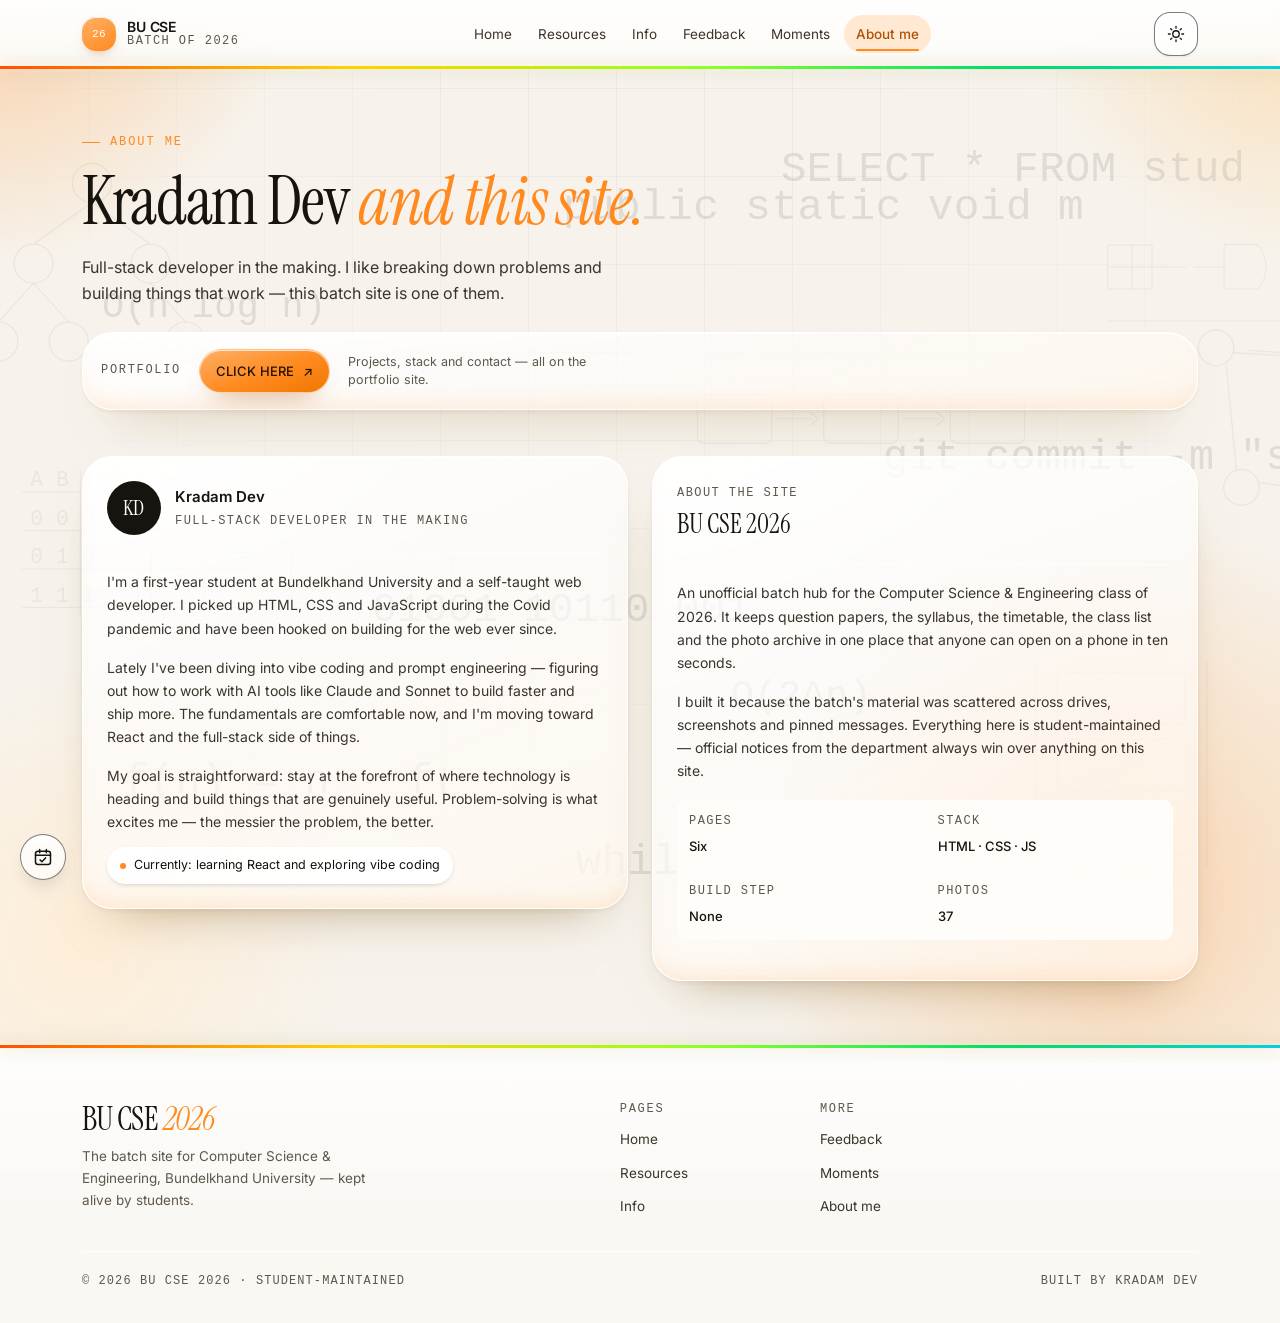
<file: about.html>
<!DOCTYPE html>
<html lang="en" class="no-js">
<head>
<meta charset="utf-8">
<meta name="viewport" content="width=device-width, initial-scale=1">
<title>About me — Kradam Dev · BU CSE 2026</title>
<meta name="description" content="Kradam Dev — first-year CSE student at Bundelkhand University, self-taught web developer, and the person behind this batch site.">
<meta name="theme-color" content="#f7f5f0">
<meta property="og:title" content="About me — BU CSE 2026">
<meta property="og:description" content="Kradam Dev — first-year CSE student at Bundelkhand University, self-taught web developer, and the person behind this batch site.">
<meta property="og:type" content="website">
<link rel="icon" href="assets/favicon.svg" type="image/svg+xml">
<link rel="preconnect" href="https://fonts.googleapis.com">
<link rel="preconnect" href="https://fonts.gstatic.com" crossorigin>
<link href="https://fonts.googleapis.com/css2?family=Inter:wght@400;500;600&family=Instrument+Serif:ital@0;1&display=swap" rel="stylesheet">
<link rel="stylesheet" href="style.css">
<script>document.documentElement.classList.remove('no-js');</script>
<script>(function(){try{var t=localStorage.getItem("bu-theme");if(t!=="dark"&&t!=="light"){t=window.matchMedia("(prefers-color-scheme: dark)").matches?"dark":"light";}document.documentElement.setAttribute("data-theme",t);}catch(e){}})();</script>
</head>
<body>

<div class="bg-art" aria-hidden="true">
  <svg class="bg-art__shape art-text art-demorgan" viewBox="0 0 460 100"><text class="art-code" x="0" y="70">&#172;(A &#8743; B) &#8801; &#172;A &#8744; &#172;B</text></svg>
  <svg class="bg-art__shape art-text art-main" viewBox="0 0 560 100"><text class="art-code" x="0" y="70">public static void main(String[] args)</text></svg>
  <svg class="bg-art__shape art-text art-bigo" viewBox="0 0 300 100"><text class="art-code" x="0" y="70">O(n log n)</text></svg>
  <svg class="bg-art__shape art-text art-recur" viewBox="0 0 340 100"><text class="art-code" x="0" y="70">f(n) = n &#183; f(n&#8722;1)</text></svg>
  <svg class="bg-art__shape art-text art-binary" viewBox="0 0 420 100"><text class="art-code" x="0" y="70">01001 10110 00101 11010</text></svg>
  <svg class="bg-art__shape art-tree" viewBox="0 0 200 200"><circle cx="100" cy="30" r="15"/><circle cx="55" cy="92" r="15"/><circle cx="145" cy="92" r="15"/><circle cx="28" cy="152" r="15"/><circle cx="82" cy="152" r="15"/><circle cx="172" cy="152" r="15"/><path d="M100 45 55 77M100 45 145 77M55 107 28 137M55 107 82 137M145 107 172 137"/></svg>
  <svg class="bg-art__shape art-list" viewBox="0 0 320 120"><rect x="6" y="32" width="70" height="46" rx="6"/><rect x="125" y="32" width="70" height="46" rx="6"/><rect x="244" y="32" width="70" height="46" rx="6"/><path d="M80 55h34M112 49l8 6-8 6M199 55h34M231 49l8 6-8 6"/></svg>
  <svg class="bg-art__shape art-truth" viewBox="0 0 260 170"><path d="M10 34h240M10 74h240M10 114h240M10 154h240M70 12v150M130 12v150M200 12v150"/><text class="art-code art-code--sm" x="18" y="28">A B A&#8743;B</text><text class="art-code art-code--sm" x="18" y="68">0 0  0</text><text class="art-code art-code--sm" x="18" y="108">0 1  0</text><text class="art-code art-code--sm" x="18" y="148">1 1  1</text></svg>
  <svg class="bg-art__shape art-stack" viewBox="0 0 200 220"><path d="M42 30h116v46H42zM42 90h116v46H42zM42 150h116v46H42z"/><path d="M22 20v186M178 20v186"/></svg>

  <svg class="bg-art__shape art-text art-while" viewBox="0 0 360 100"><text class="art-code" x="0" y="70">while (true) { }</text></svg>
  <svg class="bg-art__shape art-text art-sql" viewBox="0 0 500 100"><text class="art-code" x="0" y="70">SELECT * FROM students;</text></svg>
  <svg class="bg-art__shape art-text art-git" viewBox="0 0 440 100"><text class="art-code" x="0" y="70">git commit -m "ship it"</text></svg>
  <svg class="bg-art__shape art-text art-exp" viewBox="0 0 260 100"><text class="art-code" x="0" y="70">O(2^n)</text></svg>
  <svg class="bg-art__shape art-text art-guard" viewBox="0 0 340 100"><text class="art-code" x="0" y="70">if (x != null)</text></svg>
  <svg class="bg-art__shape art-gates" viewBox="0 0 300 140"><path d="M20 20h44v44H20z"/><path d="M44 20v44M20 42h44"/><path d="M170 20a34 34 0 0 1 0 44h-34V20z"/><path d="M136 42h-30M20 96h250"/><path d="M64 42h34"/></svg>
  <svg class="bg-art__shape art-search" viewBox="0 0 320 120"><path d="M10 40h300M10 90h300M10 40v50M310 40v50"/><path d="M150 26v78" stroke-dasharray="6 8"/><rect x="10" y="40" width="140" height="50"/><path d="M30 65h20M70 65h20M110 65h20"/></svg>
  <svg class="bg-art__shape art-graph" viewBox="0 0 220 200"><circle cx="40" cy="40" r="14"/><circle cx="180" cy="50" r="14"/><circle cx="60" cy="150" r="14"/><circle cx="170" cy="160" r="14"/><path d="M54 44 166 50M48 54 56 136M74 146 156 158M176 64 172 146M180 50 66 42"/></svg>
  <svg class="bg-art__shape art-flow" viewBox="0 0 380 120"><rect x="6" y="34" width="90" height="50" rx="6"/><rect x="145" y="34" width="90" height="50" rx="6"/><rect x="284" y="34" width="90" height="50" rx="6"/><path d="M96 59h40M128 53l8 6-8 6M235 59h40M267 53l8 6-8 6"/></svg>
</div>

<a class="skip-link" href="#main" style="position:absolute;left:-9999px">Skip to content</a>

<header class="site-header">
  <div class="wrap header-inner">
    <a class="brand" href="index.html" aria-label="BU CSE 2026 — home">
      <span class="brand__mark" aria-hidden="true">26</span>
      <span class="brand__text">
        <span class="brand__name">BU CSE</span>
        <span class="brand__sub">Batch of 2026</span>
      </span>
    </a>

    <button class="nav-toggle" type="button" aria-expanded="false" aria-controls="site-nav" aria-label="Open menu">
      <span></span><span></span><span></span>
    </button>

    <nav class="nav" id="site-nav" aria-label="Primary">
      <a href="index.html">Home</a>
      <a href="resources.html">Resources</a>
      <a href="info.html">Info</a>
      <a href="feedback.html">Feedback</a>
      <a href="fun.html">Moments</a>
      <a href="about.html">About me</a>
    </nav>

    <button class="theme-toggle" type="button" data-theme-toggle aria-label="Switch to dark theme">
      <svg class="theme-toggle__sun" viewBox="0 0 20 20" fill="none" stroke="currentColor" stroke-width="1.5" stroke-linecap="round" aria-hidden="true">
        <circle cx="10" cy="10" r="3.6"/><path d="M10 1.6v1.9M10 16.5v1.9M1.6 10h1.9M16.5 10h1.9M4.1 4.1l1.3 1.3M14.6 14.6l1.3 1.3M15.9 4.1l-1.3 1.3M5.4 14.6l-1.3 1.3"/>
      </svg>
      <svg class="theme-toggle__moon" viewBox="0 0 20 20" fill="none" stroke="currentColor" stroke-width="1.5" stroke-linecap="round" stroke-linejoin="round" aria-hidden="true">
        <path d="M16.2 12.6A6.8 6.8 0 0 1 7.4 3.8 7.2 7.2 0 1 0 16.2 12.6z"/>
      </svg>
    </button>
  </div>
</header>

<main id="main">
  <section class="page-head">
    <div class="wrap reveal">
      <span class="eyebrow eyebrow--accent">About me</span>
      <h1>Kradam Dev <em>and this site.</em></h1>
      <p class="lead">
        Full-stack developer in the making. I like breaking down problems and building things
        that work — this batch site is one of them.
      </p>

      <div class="portfolio-cta">
        <span class="portfolio-cta__label">Portfolio</span>
        <a class="btn btn--accent btn--sm" href="https://kradam-portfolio.netlify.app/" target="_blank" rel="noopener">
          CLICK HERE <span class="arrow" aria-hidden="true">↗</span>
        </a>
        <span class="portfolio-cta__note">Projects, stack and contact — all on the portfolio site.</span>
      </div>
    </div>
  </section>

  <div class="wrap">
    <section class="section section--plain" style="padding-top:8px" id="about">
      <div class="about-cols reveal">
        <div class="about-card">
          <div class="about-card__head">
            <span class="avatar" aria-hidden="true">KD</span>
            <div>
              <div class="about-card__name">Kradam Dev</div>
              <div class="about-card__role">Full-stack developer in the making</div>
            </div>
          </div>

          <p>
            I'm a first-year student at Bundelkhand University and a self-taught web developer. I
            picked up HTML, CSS and JavaScript during the Covid pandemic and have been hooked on
            building for the web ever since.
          </p>
          <p>
            Lately I've been diving into vibe coding and prompt engineering — figuring out how to
            work with AI tools like Claude and Sonnet to build faster and ship more. The
            fundamentals are comfortable now, and I'm moving toward React and the full-stack side
            of things.
          </p>
          <p>
            My goal is straightforward: stay at the forefront of where technology is heading and
            build things that are genuinely useful. Problem-solving is what excites me — the
            messier the problem, the better.
          </p>

          <span class="now-chip">Currently: learning React and exploring vibe coding</span>

        </div>

        <div class="about-card">
          <div class="about-card__head">
            <div>
              <div class="about-card__role">About the site</div>
              <div class="about-card__name" style="font-family: var(--serif); font-size: 1.6rem; font-weight: 400">BU CSE 2026</div>
            </div>
          </div>

          <p>
            An unofficial batch hub for the Computer Science &amp; Engineering class of 2026. It
            keeps question papers, the syllabus, the timetable, the class list and the photo
            archive in one place that anyone can open on a phone in ten seconds.
          </p>
          <p>
            I built it because the batch's material was scattered across drives, screenshots and
            pinned messages. Everything here is student-maintained — official notices from the
            department always win over anything on this site.
          </p>

          <dl class="facts">
            <div><dt>Pages</dt><dd>Six</dd></div>
            <div><dt>Stack</dt><dd>HTML · CSS · JS</dd></div>
            <div><dt>Build step</dt><dd>None</dd></div>
            <div><dt>Photos</dt><dd>37</dd></div>
          </dl>
        </div>
      </div>
    </section>

  </div>
</main>

<footer class="site-footer">
  <div class="wrap">
    <div class="footer-top">
      <div class="footer-brand">
        <h2>BU CSE <em style="font-style:italic;color:var(--accent)">2026</em></h2>
        <p>The batch site for Computer Science &amp; Engineering, Bundelkhand University — kept alive by students.</p>
      </div>

      <div class="footer-links">
        <div>
          <h3>Pages</h3>
          <ul>
            <li><a href="index.html">Home</a></li>
            <li><a href="resources.html">Resources</a></li>
            <li><a href="info.html">Info</a></li>
          </ul>
        </div>
        <div>
          <h3>More</h3>
          <ul>
            <li><a href="feedback.html">Feedback</a></li>
            <li><a href="fun.html">Moments</a></li>
            <li><a href="about.html">About me</a></li>
          </ul>
        </div>
      </div>
    </div>

    <div class="footer-bottom">
      <span>© <span data-year>2026</span> BU CSE 2026 · Student-maintained</span>
      <span>Built by <a href="https://kradam-portfolio.netlify.app/" target="_blank" rel="noopener">Kradam Dev</a></span>
    </div>
  </div>
</footer>

<nav class="bottom-nav" aria-label="Primary, mobile">
    <a href="index.html">
      <svg viewBox="0 0 20 20" fill="none" stroke="currentColor" stroke-width="1.5" stroke-linecap="round" stroke-linejoin="round" aria-hidden="true"><path d="M3 10.4 10 4l7 6.4V17a1 1 0 0 1-1 1h-4v-5.2H8V18H4a1 1 0 0 1-1-1z"/></svg>
      <span>Home</span>
    </a>
    <a href="resources.html">
      <svg viewBox="0 0 20 20" fill="none" stroke="currentColor" stroke-width="1.5" stroke-linecap="round" stroke-linejoin="round" aria-hidden="true"><path d="M4 4.6A1.6 1.6 0 0 1 5.6 3H16v14H5.6A1.6 1.6 0 0 0 4 18.6z"/><path d="M4 4.6v14"/></svg>
      <span>Resources</span>
    </a>
    <a href="info.html">
      <svg viewBox="0 0 20 20" fill="none" stroke="currentColor" stroke-width="1.5" stroke-linecap="round" stroke-linejoin="round" aria-hidden="true"><circle cx="10" cy="10" r="7.4"/><path d="M10 9.2v5"/><path d="M10 6.4h.01"/></svg>
      <span>Info</span>
    </a>
    <a href="feedback.html">
      <svg viewBox="0 0 20 20" fill="none" stroke="currentColor" stroke-width="1.5" stroke-linecap="round" stroke-linejoin="round" aria-hidden="true"><path d="M17 12.4a2 2 0 0 1-2 2H8l-3.4 2.9V5a2 2 0 0 1 2-2H15a2 2 0 0 1 2 2z"/></svg>
      <span>Feedback</span>
    </a>
    <a href="fun.html">
      <svg viewBox="0 0 20 20" fill="none" stroke="currentColor" stroke-width="1.5" stroke-linecap="round" stroke-linejoin="round" aria-hidden="true"><rect x="3" y="4.2" width="14" height="11.6" rx="2.2"/><circle cx="7.2" cy="8.2" r="1.2"/><path d="m4 14.6 3.6-3.4 2.4 2.2 2.5-2 3.5 3.4"/></svg>
      <span>Moments</span>
    </a>
</nav>

<script src="script.js" defer></script>
</body>
</html>
</file>
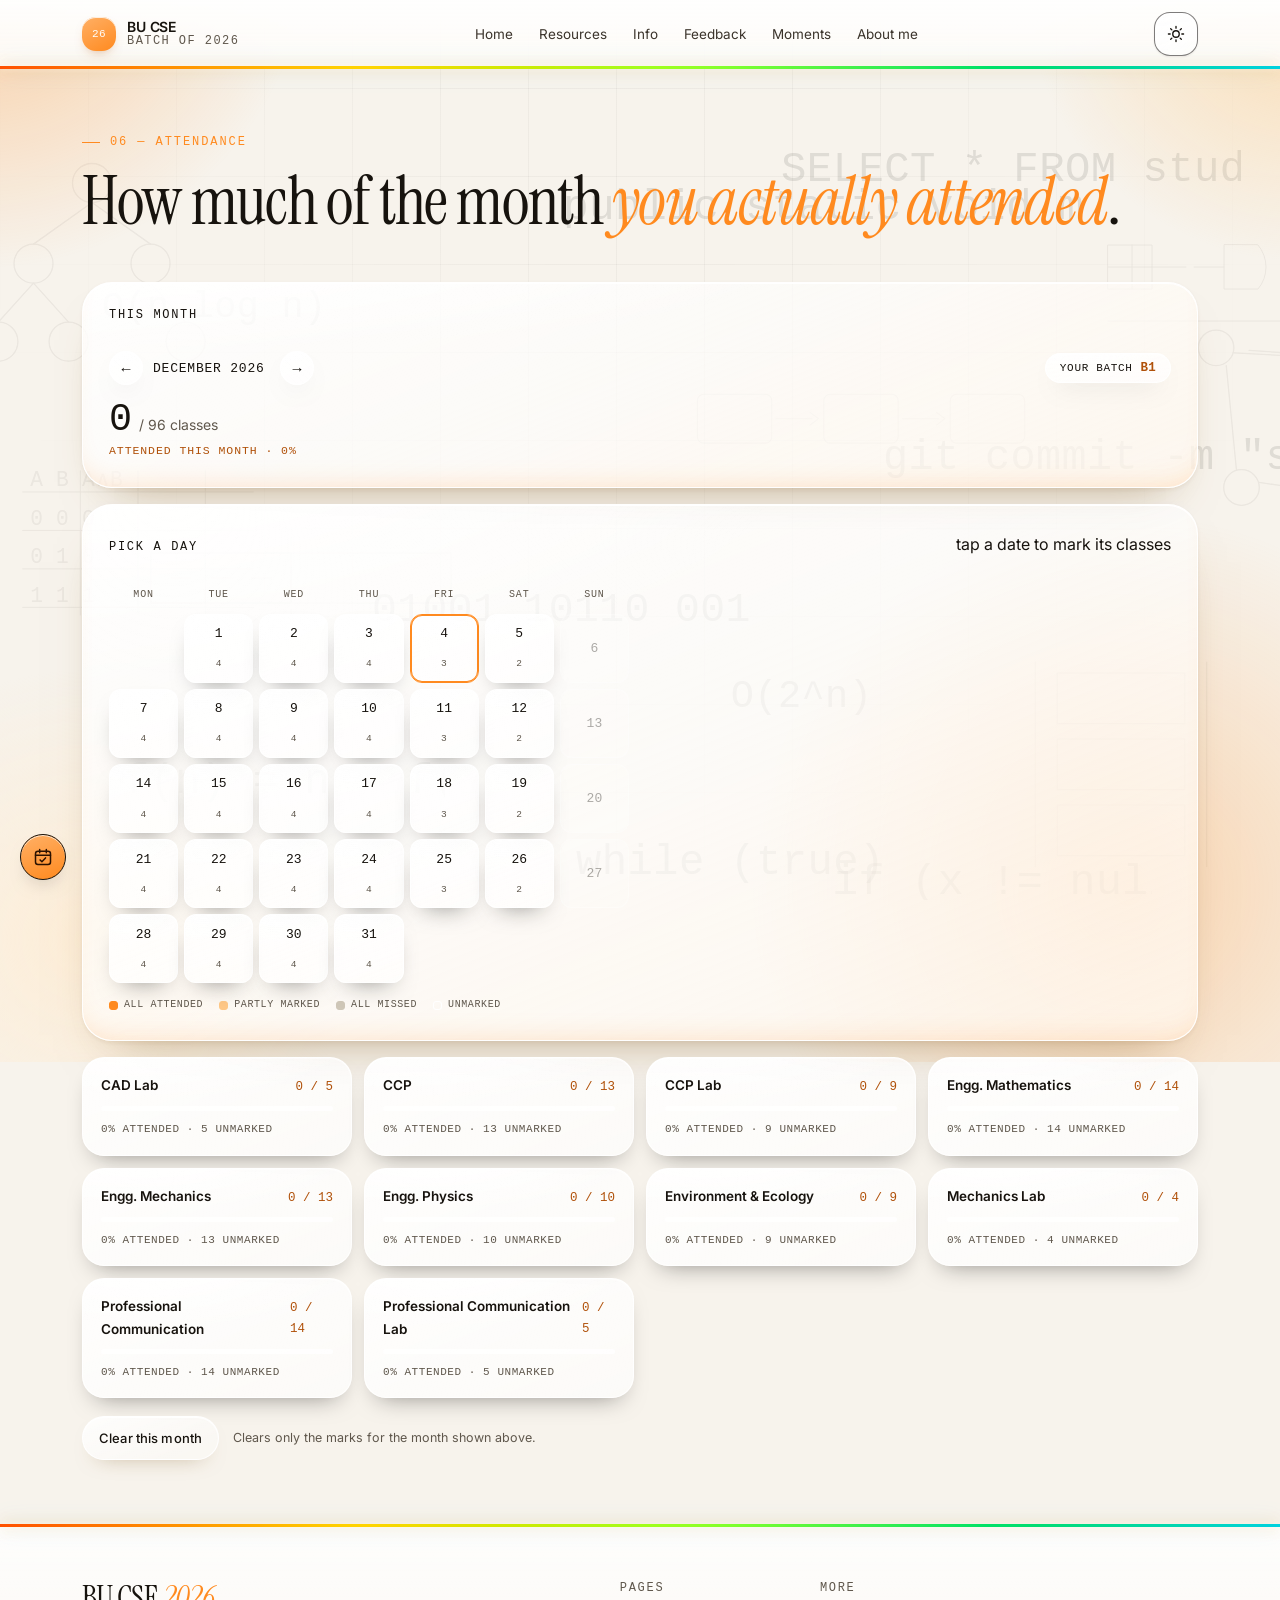
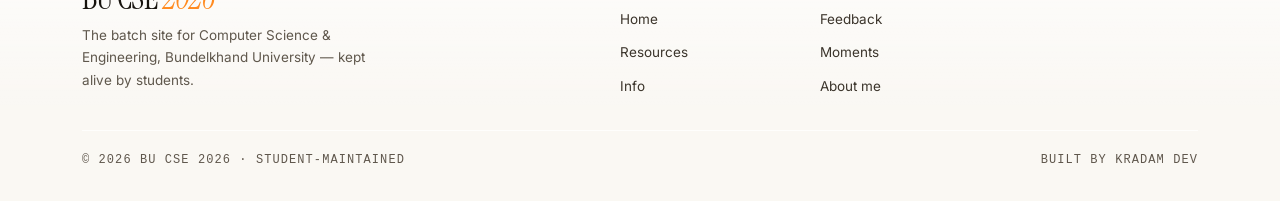
<file: attendance.html>
<!DOCTYPE html>
<html lang="en" class="no-js">
<head>
<meta charset="utf-8">
<meta name="viewport" content="width=device-width, initial-scale=1">
<title>Attendance — BU CSE 2026</title>
<meta name="description" content="Track your own attendance for the BU CSE 2026 batch — per subject, per month, stored in your browser.">
<meta name="theme-color" content="#f7f5f0">
<meta property="og:title" content="Attendance — BU CSE 2026">
<meta property="og:description" content="Track your own attendance for the BU CSE 2026 batch — per subject, per month, stored in your browser.">
<meta property="og:type" content="website">
<link rel="icon" href="assets/favicon.svg" type="image/svg+xml">
<link rel="preconnect" href="https://fonts.googleapis.com">
<link rel="preconnect" href="https://fonts.gstatic.com" crossorigin>
<link href="https://fonts.googleapis.com/css2?family=Inter:wght@400;500;600&family=Instrument+Serif:ital@0;1&display=swap" rel="stylesheet">
<link rel="stylesheet" href="style.css">
<script>document.documentElement.classList.remove('no-js');</script>
<script>(function(){try{var t=localStorage.getItem("bu-theme");if(t!=="dark"&&t!=="light"){t=window.matchMedia("(prefers-color-scheme: dark)").matches?"dark":"light";}document.documentElement.setAttribute("data-theme",t);}catch(e){}})();</script>
</head>
<body>

<div class="bg-art" aria-hidden="true">
  <svg class="bg-art__shape art-text art-demorgan" viewBox="0 0 460 100"><text class="art-code" x="0" y="70">&#172;(A &#8743; B) &#8801; &#172;A &#8744; &#172;B</text></svg>
  <svg class="bg-art__shape art-text art-main" viewBox="0 0 560 100"><text class="art-code" x="0" y="70">public static void main(String[] args)</text></svg>
  <svg class="bg-art__shape art-text art-bigo" viewBox="0 0 300 100"><text class="art-code" x="0" y="70">O(n log n)</text></svg>
  <svg class="bg-art__shape art-text art-recur" viewBox="0 0 340 100"><text class="art-code" x="0" y="70">f(n) = n &#183; f(n&#8722;1)</text></svg>
  <svg class="bg-art__shape art-text art-binary" viewBox="0 0 420 100"><text class="art-code" x="0" y="70">01001 10110 00101 11010</text></svg>
  <svg class="bg-art__shape art-tree" viewBox="0 0 200 200"><circle cx="100" cy="30" r="15"/><circle cx="55" cy="92" r="15"/><circle cx="145" cy="92" r="15"/><circle cx="28" cy="152" r="15"/><circle cx="82" cy="152" r="15"/><circle cx="172" cy="152" r="15"/><path d="M100 45 55 77M100 45 145 77M55 107 28 137M55 107 82 137M145 107 172 137"/></svg>
  <svg class="bg-art__shape art-list" viewBox="0 0 320 120"><rect x="6" y="32" width="70" height="46" rx="6"/><rect x="125" y="32" width="70" height="46" rx="6"/><rect x="244" y="32" width="70" height="46" rx="6"/><path d="M80 55h34M112 49l8 6-8 6M199 55h34M231 49l8 6-8 6"/></svg>
  <svg class="bg-art__shape art-truth" viewBox="0 0 260 170"><path d="M10 34h240M10 74h240M10 114h240M10 154h240M70 12v150M130 12v150M200 12v150"/><text class="art-code art-code--sm" x="18" y="28">A B A&#8743;B</text><text class="art-code art-code--sm" x="18" y="68">0 0  0</text><text class="art-code art-code--sm" x="18" y="108">0 1  0</text><text class="art-code art-code--sm" x="18" y="148">1 1  1</text></svg>
  <svg class="bg-art__shape art-stack" viewBox="0 0 200 220"><path d="M42 30h116v46H42zM42 90h116v46H42zM42 150h116v46H42z"/><path d="M22 20v186M178 20v186"/></svg>

  <svg class="bg-art__shape art-text art-while" viewBox="0 0 360 100"><text class="art-code" x="0" y="70">while (true) { }</text></svg>
  <svg class="bg-art__shape art-text art-sql" viewBox="0 0 500 100"><text class="art-code" x="0" y="70">SELECT * FROM students;</text></svg>
  <svg class="bg-art__shape art-text art-git" viewBox="0 0 440 100"><text class="art-code" x="0" y="70">git commit -m "ship it"</text></svg>
  <svg class="bg-art__shape art-text art-exp" viewBox="0 0 260 100"><text class="art-code" x="0" y="70">O(2^n)</text></svg>
  <svg class="bg-art__shape art-text art-guard" viewBox="0 0 340 100"><text class="art-code" x="0" y="70">if (x != null)</text></svg>
  <svg class="bg-art__shape art-gates" viewBox="0 0 300 140"><path d="M20 20h44v44H20z"/><path d="M44 20v44M20 42h44"/><path d="M170 20a34 34 0 0 1 0 44h-34V20z"/><path d="M136 42h-30M20 96h250"/><path d="M64 42h34"/></svg>
  <svg class="bg-art__shape art-search" viewBox="0 0 320 120"><path d="M10 40h300M10 90h300M10 40v50M310 40v50"/><path d="M150 26v78" stroke-dasharray="6 8"/><rect x="10" y="40" width="140" height="50"/><path d="M30 65h20M70 65h20M110 65h20"/></svg>
  <svg class="bg-art__shape art-graph" viewBox="0 0 220 200"><circle cx="40" cy="40" r="14"/><circle cx="180" cy="50" r="14"/><circle cx="60" cy="150" r="14"/><circle cx="170" cy="160" r="14"/><path d="M54 44 166 50M48 54 56 136M74 146 156 158M176 64 172 146M180 50 66 42"/></svg>
  <svg class="bg-art__shape art-flow" viewBox="0 0 380 120"><rect x="6" y="34" width="90" height="50" rx="6"/><rect x="145" y="34" width="90" height="50" rx="6"/><rect x="284" y="34" width="90" height="50" rx="6"/><path d="M96 59h40M128 53l8 6-8 6M235 59h40M267 53l8 6-8 6"/></svg>
</div>

<a class="skip-link" href="#main" style="position:absolute;left:-9999px">Skip to content</a>

<header class="site-header">
  <div class="wrap header-inner">
    <a class="brand" href="index.html" aria-label="BU CSE 2026 — home">
      <span class="brand__mark" aria-hidden="true">26</span>
      <span class="brand__text">
        <span class="brand__name">BU CSE</span>
        <span class="brand__sub">Batch of 2026</span>
      </span>
    </a>

    <button class="nav-toggle" type="button" aria-expanded="false" aria-controls="site-nav" aria-label="Open menu">
      <span></span><span></span><span></span>
    </button>

    <nav class="nav" id="site-nav" aria-label="Primary">
      <a href="index.html">Home</a>
      <a href="resources.html">Resources</a>
      <a href="info.html">Info</a>
      <a href="feedback.html">Feedback</a>
      <a href="fun.html">Moments</a>
      <a href="about.html">About me</a>
    </nav>

    <button class="theme-toggle" type="button" data-theme-toggle aria-label="Switch to dark theme">
      <svg class="theme-toggle__sun" viewBox="0 0 20 20" fill="none" stroke="currentColor" stroke-width="1.5" stroke-linecap="round" aria-hidden="true">
        <circle cx="10" cy="10" r="3.6"/><path d="M10 1.6v1.9M10 16.5v1.9M1.6 10h1.9M16.5 10h1.9M4.1 4.1l1.3 1.3M14.6 14.6l1.3 1.3M15.9 4.1l-1.3 1.3M5.4 14.6l-1.3 1.3"/>
      </svg>
      <svg class="theme-toggle__moon" viewBox="0 0 20 20" fill="none" stroke="currentColor" stroke-width="1.5" stroke-linecap="round" stroke-linejoin="round" aria-hidden="true">
        <path d="M16.2 12.6A6.8 6.8 0 0 1 7.4 3.8 7.2 7.2 0 1 0 16.2 12.6z"/>
      </svg>
    </button>
  </div>
</header>

<main id="main">
  <section class="page-head">
    <div class="wrap reveal">
      <span class="eyebrow eyebrow--accent">06 — Attendance</span>
      <h1>How much of the month <em>you actually attended</em>.</h1>
    </div>
  </section>

  <div class="wrap">
    <section class="section section--plain" style="padding-top:8px" id="tracker">
      <div class="panel reveal">
        <div class="panel__head">
          <h3>This month</h3>
        </div>

        <div class="att-controls">
          <button class="att-nav" type="button" data-prev aria-label="Previous month">&#8592;</button>
          <div class="att-month" data-month>—</div>
          <button class="att-nav" type="button" data-next aria-label="Next month">&#8594;</button>
          <button class="att-batch-btn" type="button" data-batch-btn aria-pressed="false">
            <span class="att-batch-btn__label">Your batch</span>
            <b data-batch-name>B1</b>
          </button>
        </div>

        <div class="att-summary" data-summary aria-live="polite"></div>
      </div>

      <div class="panel reveal" style="margin-top:16px">
        <div class="panel__head">
          <h3>Pick a day</h3>
          <span class="att-hint">tap a date to mark its classes</span>
        </div>
        <div class="att-cal" data-calendar></div>
        <div class="att-legend">
          <span><i class="att-key is-all-present"></i> all attended</span>
          <span><i class="att-key is-partial"></i> partly marked</span>
          <span><i class="att-key is-all-absent"></i> all missed</span>
          <span><i class="att-key is-none"></i> unmarked</span>
        </div>
      </div>

      <div class="att-grid reveal" data-subjects></div>

      <div class="cta-row" style="margin-top:18px">
        <button class="btn btn--ghost btn--sm" type="button" data-clear>Clear this month</button>
        <span class="cta-row__note">Clears only the marks for the month shown above.</span>
      </div>
    </section>
  </div>
  <dialog class="att-modal" data-modal aria-labelledby="att-modal-title">
    <div class="att-modal__head">
      <h3 id="att-modal-title" data-modal-title>—</h3>
      <button type="button" class="att-modal__close" data-modal-close aria-label="Close">&#10005;</button>
    </div>
    <p class="att-modal__hint">Tap a class: blank → present → absent</p>
    <div class="att-modal__body" data-modal-body></div>
  </dialog>
</main>

<footer class="site-footer">
  <div class="wrap">
    <div class="footer-top">
      <div class="footer-brand">
        <h2>BU CSE <em style="font-style:italic;color:var(--accent)">2026</em></h2>
        <p>The batch site for Computer Science &amp; Engineering, Bundelkhand University — kept alive by students.</p>
      </div>

      <div class="footer-links">
        <div>
          <h3>Pages</h3>
          <ul>
            <li><a href="index.html">Home</a></li>
            <li><a href="resources.html">Resources</a></li>
            <li><a href="info.html">Info</a></li>
          </ul>
        </div>
        <div>
          <h3>More</h3>
          <ul>
            <li><a href="feedback.html">Feedback</a></li>
            <li><a href="fun.html">Moments</a></li>
            <li><a href="about.html">About me</a></li>
          </ul>
        </div>
      </div>
    </div>

    <div class="footer-bottom">
      <span>© <span data-year>2026</span> BU CSE 2026 · Student-maintained</span>
      <span>Built by <a href="https://kradam-portfolio.netlify.app/" target="_blank" rel="noopener">Kradam Dev</a></span>
    </div>
  </div>
</footer>

<nav class="bottom-nav" aria-label="Primary, mobile">
    <a href="index.html">
      <svg viewBox="0 0 20 20" fill="none" stroke="currentColor" stroke-width="1.5" stroke-linecap="round" stroke-linejoin="round" aria-hidden="true"><path d="M3 10.4 10 4l7 6.4V17a1 1 0 0 1-1 1h-4v-5.2H8V18H4a1 1 0 0 1-1-1z"/></svg>
      <span>Home</span>
    </a>
    <a href="resources.html">
      <svg viewBox="0 0 20 20" fill="none" stroke="currentColor" stroke-width="1.5" stroke-linecap="round" stroke-linejoin="round" aria-hidden="true"><path d="M4 4.6A1.6 1.6 0 0 1 5.6 3H16v14H5.6A1.6 1.6 0 0 0 4 18.6z"/><path d="M4 4.6v14"/></svg>
      <span>Resources</span>
    </a>
    <a href="info.html">
      <svg viewBox="0 0 20 20" fill="none" stroke="currentColor" stroke-width="1.5" stroke-linecap="round" stroke-linejoin="round" aria-hidden="true"><circle cx="10" cy="10" r="7.4"/><path d="M10 9.2v5"/><path d="M10 6.4h.01"/></svg>
      <span>Info</span>
    </a>
    <a href="feedback.html">
      <svg viewBox="0 0 20 20" fill="none" stroke="currentColor" stroke-width="1.5" stroke-linecap="round" stroke-linejoin="round" aria-hidden="true"><path d="M17 12.4a2 2 0 0 1-2 2H8l-3.4 2.9V5a2 2 0 0 1 2-2H15a2 2 0 0 1 2 2z"/></svg>
      <span>Feedback</span>
    </a>
    <a href="fun.html">
      <svg viewBox="0 0 20 20" fill="none" stroke="currentColor" stroke-width="1.5" stroke-linecap="round" stroke-linejoin="round" aria-hidden="true"><rect x="3" y="4.2" width="14" height="11.6" rx="2.2"/><circle cx="7.2" cy="8.2" r="1.2"/><path d="m4 14.6 3.6-3.4 2.4 2.2 2.5-2 3.5 3.4"/></svg>
      <span>Moments</span>
    </a>
</nav>

<script src="script.js" defer></script>
<script src="attendance.js" defer></script>
</body>
</html>
</file>
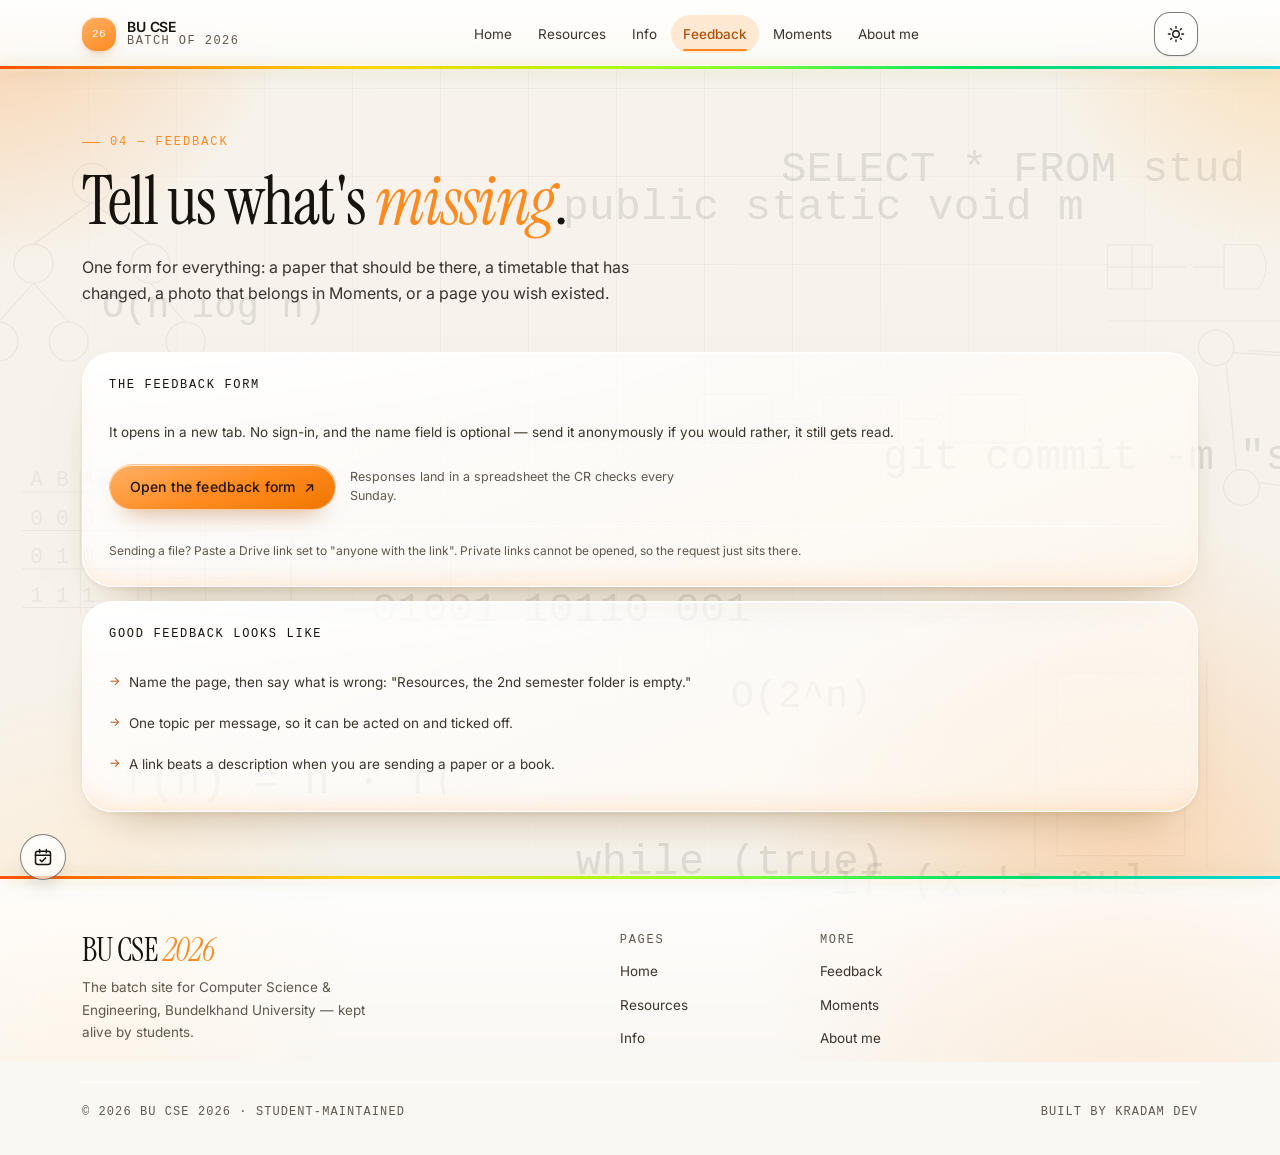
<file: feedback.html>
<!DOCTYPE html>
<html lang="en" class="no-js">
<head>
<meta charset="utf-8">
<meta name="viewport" content="width=device-width, initial-scale=1">
<title>Feedback — BU CSE 2026</title>
<meta name="description" content="Send a message to the BU CSE 2026 batch site — missing papers, corrections, or ideas for a new page.">
<meta name="theme-color" content="#f7f5f0">
<meta property="og:title" content="Feedback — BU CSE 2026">
<meta property="og:description" content="Send a message to the BU CSE 2026 batch site — missing papers, corrections, or ideas for a new page.">
<meta property="og:type" content="website">
<link rel="icon" href="assets/favicon.svg" type="image/svg+xml">
<link rel="preconnect" href="https://fonts.googleapis.com">
<link rel="preconnect" href="https://fonts.gstatic.com" crossorigin>
<link href="https://fonts.googleapis.com/css2?family=Inter:wght@400;500;600&family=Instrument+Serif:ital@0;1&display=swap" rel="stylesheet">
<link rel="stylesheet" href="style.css">
<script>document.documentElement.classList.remove('no-js');</script>
<script>(function(){try{var t=localStorage.getItem("bu-theme");if(t!=="dark"&&t!=="light"){t=window.matchMedia("(prefers-color-scheme: dark)").matches?"dark":"light";}document.documentElement.setAttribute("data-theme",t);}catch(e){}})();</script>
</head>
<body>

<div class="bg-art" aria-hidden="true">
  <svg class="bg-art__shape art-text art-demorgan" viewBox="0 0 460 100"><text class="art-code" x="0" y="70">&#172;(A &#8743; B) &#8801; &#172;A &#8744; &#172;B</text></svg>
  <svg class="bg-art__shape art-text art-main" viewBox="0 0 560 100"><text class="art-code" x="0" y="70">public static void main(String[] args)</text></svg>
  <svg class="bg-art__shape art-text art-bigo" viewBox="0 0 300 100"><text class="art-code" x="0" y="70">O(n log n)</text></svg>
  <svg class="bg-art__shape art-text art-recur" viewBox="0 0 340 100"><text class="art-code" x="0" y="70">f(n) = n &#183; f(n&#8722;1)</text></svg>
  <svg class="bg-art__shape art-text art-binary" viewBox="0 0 420 100"><text class="art-code" x="0" y="70">01001 10110 00101 11010</text></svg>
  <svg class="bg-art__shape art-tree" viewBox="0 0 200 200"><circle cx="100" cy="30" r="15"/><circle cx="55" cy="92" r="15"/><circle cx="145" cy="92" r="15"/><circle cx="28" cy="152" r="15"/><circle cx="82" cy="152" r="15"/><circle cx="172" cy="152" r="15"/><path d="M100 45 55 77M100 45 145 77M55 107 28 137M55 107 82 137M145 107 172 137"/></svg>
  <svg class="bg-art__shape art-list" viewBox="0 0 320 120"><rect x="6" y="32" width="70" height="46" rx="6"/><rect x="125" y="32" width="70" height="46" rx="6"/><rect x="244" y="32" width="70" height="46" rx="6"/><path d="M80 55h34M112 49l8 6-8 6M199 55h34M231 49l8 6-8 6"/></svg>
  <svg class="bg-art__shape art-truth" viewBox="0 0 260 170"><path d="M10 34h240M10 74h240M10 114h240M10 154h240M70 12v150M130 12v150M200 12v150"/><text class="art-code art-code--sm" x="18" y="28">A B A&#8743;B</text><text class="art-code art-code--sm" x="18" y="68">0 0  0</text><text class="art-code art-code--sm" x="18" y="108">0 1  0</text><text class="art-code art-code--sm" x="18" y="148">1 1  1</text></svg>
  <svg class="bg-art__shape art-stack" viewBox="0 0 200 220"><path d="M42 30h116v46H42zM42 90h116v46H42zM42 150h116v46H42z"/><path d="M22 20v186M178 20v186"/></svg>

  <svg class="bg-art__shape art-text art-while" viewBox="0 0 360 100"><text class="art-code" x="0" y="70">while (true) { }</text></svg>
  <svg class="bg-art__shape art-text art-sql" viewBox="0 0 500 100"><text class="art-code" x="0" y="70">SELECT * FROM students;</text></svg>
  <svg class="bg-art__shape art-text art-git" viewBox="0 0 440 100"><text class="art-code" x="0" y="70">git commit -m "ship it"</text></svg>
  <svg class="bg-art__shape art-text art-exp" viewBox="0 0 260 100"><text class="art-code" x="0" y="70">O(2^n)</text></svg>
  <svg class="bg-art__shape art-text art-guard" viewBox="0 0 340 100"><text class="art-code" x="0" y="70">if (x != null)</text></svg>
  <svg class="bg-art__shape art-gates" viewBox="0 0 300 140"><path d="M20 20h44v44H20z"/><path d="M44 20v44M20 42h44"/><path d="M170 20a34 34 0 0 1 0 44h-34V20z"/><path d="M136 42h-30M20 96h250"/><path d="M64 42h34"/></svg>
  <svg class="bg-art__shape art-search" viewBox="0 0 320 120"><path d="M10 40h300M10 90h300M10 40v50M310 40v50"/><path d="M150 26v78" stroke-dasharray="6 8"/><rect x="10" y="40" width="140" height="50"/><path d="M30 65h20M70 65h20M110 65h20"/></svg>
  <svg class="bg-art__shape art-graph" viewBox="0 0 220 200"><circle cx="40" cy="40" r="14"/><circle cx="180" cy="50" r="14"/><circle cx="60" cy="150" r="14"/><circle cx="170" cy="160" r="14"/><path d="M54 44 166 50M48 54 56 136M74 146 156 158M176 64 172 146M180 50 66 42"/></svg>
  <svg class="bg-art__shape art-flow" viewBox="0 0 380 120"><rect x="6" y="34" width="90" height="50" rx="6"/><rect x="145" y="34" width="90" height="50" rx="6"/><rect x="284" y="34" width="90" height="50" rx="6"/><path d="M96 59h40M128 53l8 6-8 6M235 59h40M267 53l8 6-8 6"/></svg>
</div>

<a class="skip-link" href="#main" style="position:absolute;left:-9999px">Skip to content</a>

<header class="site-header">
  <div class="wrap header-inner">
    <a class="brand" href="index.html" aria-label="BU CSE 2026 — home">
      <span class="brand__mark" aria-hidden="true">26</span>
      <span class="brand__text">
        <span class="brand__name">BU CSE</span>
        <span class="brand__sub">Batch of 2026</span>
      </span>
    </a>

    <button class="nav-toggle" type="button" aria-expanded="false" aria-controls="site-nav" aria-label="Open menu">
      <span></span><span></span><span></span>
    </button>

    <nav class="nav" id="site-nav" aria-label="Primary">
      <a href="index.html">Home</a>
      <a href="resources.html">Resources</a>
      <a href="info.html">Info</a>
      <a href="feedback.html">Feedback</a>
      <a href="fun.html">Moments</a>
      <a href="about.html">About me</a>
    </nav>

    <button class="theme-toggle" type="button" data-theme-toggle aria-label="Switch to dark theme">
      <svg class="theme-toggle__sun" viewBox="0 0 20 20" fill="none" stroke="currentColor" stroke-width="1.5" stroke-linecap="round" aria-hidden="true">
        <circle cx="10" cy="10" r="3.6"/><path d="M10 1.6v1.9M10 16.5v1.9M1.6 10h1.9M16.5 10h1.9M4.1 4.1l1.3 1.3M14.6 14.6l1.3 1.3M15.9 4.1l-1.3 1.3M5.4 14.6l-1.3 1.3"/>
      </svg>
      <svg class="theme-toggle__moon" viewBox="0 0 20 20" fill="none" stroke="currentColor" stroke-width="1.5" stroke-linecap="round" stroke-linejoin="round" aria-hidden="true">
        <path d="M16.2 12.6A6.8 6.8 0 0 1 7.4 3.8 7.2 7.2 0 1 0 16.2 12.6z"/>
      </svg>
    </button>
  </div>
</header>

<main id="main">
  <section class="page-head">
    <div class="wrap reveal">
      <span class="eyebrow eyebrow--accent">04 — Feedback</span>
      <h1>Tell us what's <em>missing</em>.</h1>
      <p class="lead">
        One form for everything: a paper that should be there, a timetable that has changed, a photo
        that belongs in Moments, or a page you wish existed.
      </p>
    </div>
  </section>

  <div class="wrap">
    <section class="section section--plain" style="padding-top:8px" id="form">
      <div class="panel reveal">
        <div class="panel__head">
          <h3>The feedback form</h3>
        </div>

        <p class="body-copy">
          It opens in a new tab. No sign-in, and the name field is optional — send it anonymously if
          you would rather, it still gets read.
        </p>

        <div class="cta-row">
          <a class="btn btn--accent" href="https://forms.gle/D4sn3pjMQY5LQmaW8" target="_blank" rel="noopener">
            Open the feedback form
            <span class="arrow" aria-hidden="true">&#8599;</span>
          </a>
          <span class="cta-row__note">Responses land in a spreadsheet the CR checks every Sunday.</span>
        </div>

        <p class="panel__foot">
          Sending a file? Paste a Drive link set to "anyone with the link". Private links cannot be
          opened, so the request just sits there.
        </p>
      </div>

      <div class="panel reveal" style="margin-top:14px">
        <div class="panel__head">
          <h3>Good feedback looks like</h3>
        </div>
        <ul class="checklist">
          <li>Name the page, then say what is wrong: "Resources, the 2nd semester folder is empty."</li>
          <li>One topic per message, so it can be acted on and ticked off.</li>
          <li>A link beats a description when you are sending a paper or a book.</li>
        </ul>
      </div>
    </section>
  </div>
</main>

<footer class="site-footer">
  <div class="wrap">
    <div class="footer-top">
      <div class="footer-brand">
        <h2>BU CSE <em style="font-style:italic;color:var(--accent)">2026</em></h2>
        <p>The batch site for Computer Science &amp; Engineering, Bundelkhand University — kept alive by students.</p>
      </div>

      <div class="footer-links">
        <div>
          <h3>Pages</h3>
          <ul>
            <li><a href="index.html">Home</a></li>
            <li><a href="resources.html">Resources</a></li>
            <li><a href="info.html">Info</a></li>
          </ul>
        </div>
        <div>
          <h3>More</h3>
          <ul>
            <li><a href="feedback.html">Feedback</a></li>
            <li><a href="fun.html">Moments</a></li>
            <li><a href="about.html">About me</a></li>
          </ul>
        </div>
      </div>
    </div>

    <div class="footer-bottom">
      <span>© <span data-year>2026</span> BU CSE 2026 · Student-maintained</span>
      <span>Built by <a href="https://kradam-portfolio.netlify.app/" target="_blank" rel="noopener">Kradam Dev</a></span>
    </div>
  </div>
</footer>

<nav class="bottom-nav" aria-label="Primary, mobile">
    <a href="index.html">
      <svg viewBox="0 0 20 20" fill="none" stroke="currentColor" stroke-width="1.5" stroke-linecap="round" stroke-linejoin="round" aria-hidden="true"><path d="M3 10.4 10 4l7 6.4V17a1 1 0 0 1-1 1h-4v-5.2H8V18H4a1 1 0 0 1-1-1z"/></svg>
      <span>Home</span>
    </a>
    <a href="resources.html">
      <svg viewBox="0 0 20 20" fill="none" stroke="currentColor" stroke-width="1.5" stroke-linecap="round" stroke-linejoin="round" aria-hidden="true"><path d="M4 4.6A1.6 1.6 0 0 1 5.6 3H16v14H5.6A1.6 1.6 0 0 0 4 18.6z"/><path d="M4 4.6v14"/></svg>
      <span>Resources</span>
    </a>
    <a href="info.html">
      <svg viewBox="0 0 20 20" fill="none" stroke="currentColor" stroke-width="1.5" stroke-linecap="round" stroke-linejoin="round" aria-hidden="true"><circle cx="10" cy="10" r="7.4"/><path d="M10 9.2v5"/><path d="M10 6.4h.01"/></svg>
      <span>Info</span>
    </a>
    <a href="feedback.html">
      <svg viewBox="0 0 20 20" fill="none" stroke="currentColor" stroke-width="1.5" stroke-linecap="round" stroke-linejoin="round" aria-hidden="true"><path d="M17 12.4a2 2 0 0 1-2 2H8l-3.4 2.9V5a2 2 0 0 1 2-2H15a2 2 0 0 1 2 2z"/></svg>
      <span>Feedback</span>
    </a>
    <a href="fun.html">
      <svg viewBox="0 0 20 20" fill="none" stroke="currentColor" stroke-width="1.5" stroke-linecap="round" stroke-linejoin="round" aria-hidden="true"><rect x="3" y="4.2" width="14" height="11.6" rx="2.2"/><circle cx="7.2" cy="8.2" r="1.2"/><path d="m4 14.6 3.6-3.4 2.4 2.2 2.5-2 3.5 3.4"/></svg>
      <span>Moments</span>
    </a>
</nav>

<script src="script.js" defer></script>
</body>
</html>
</file>
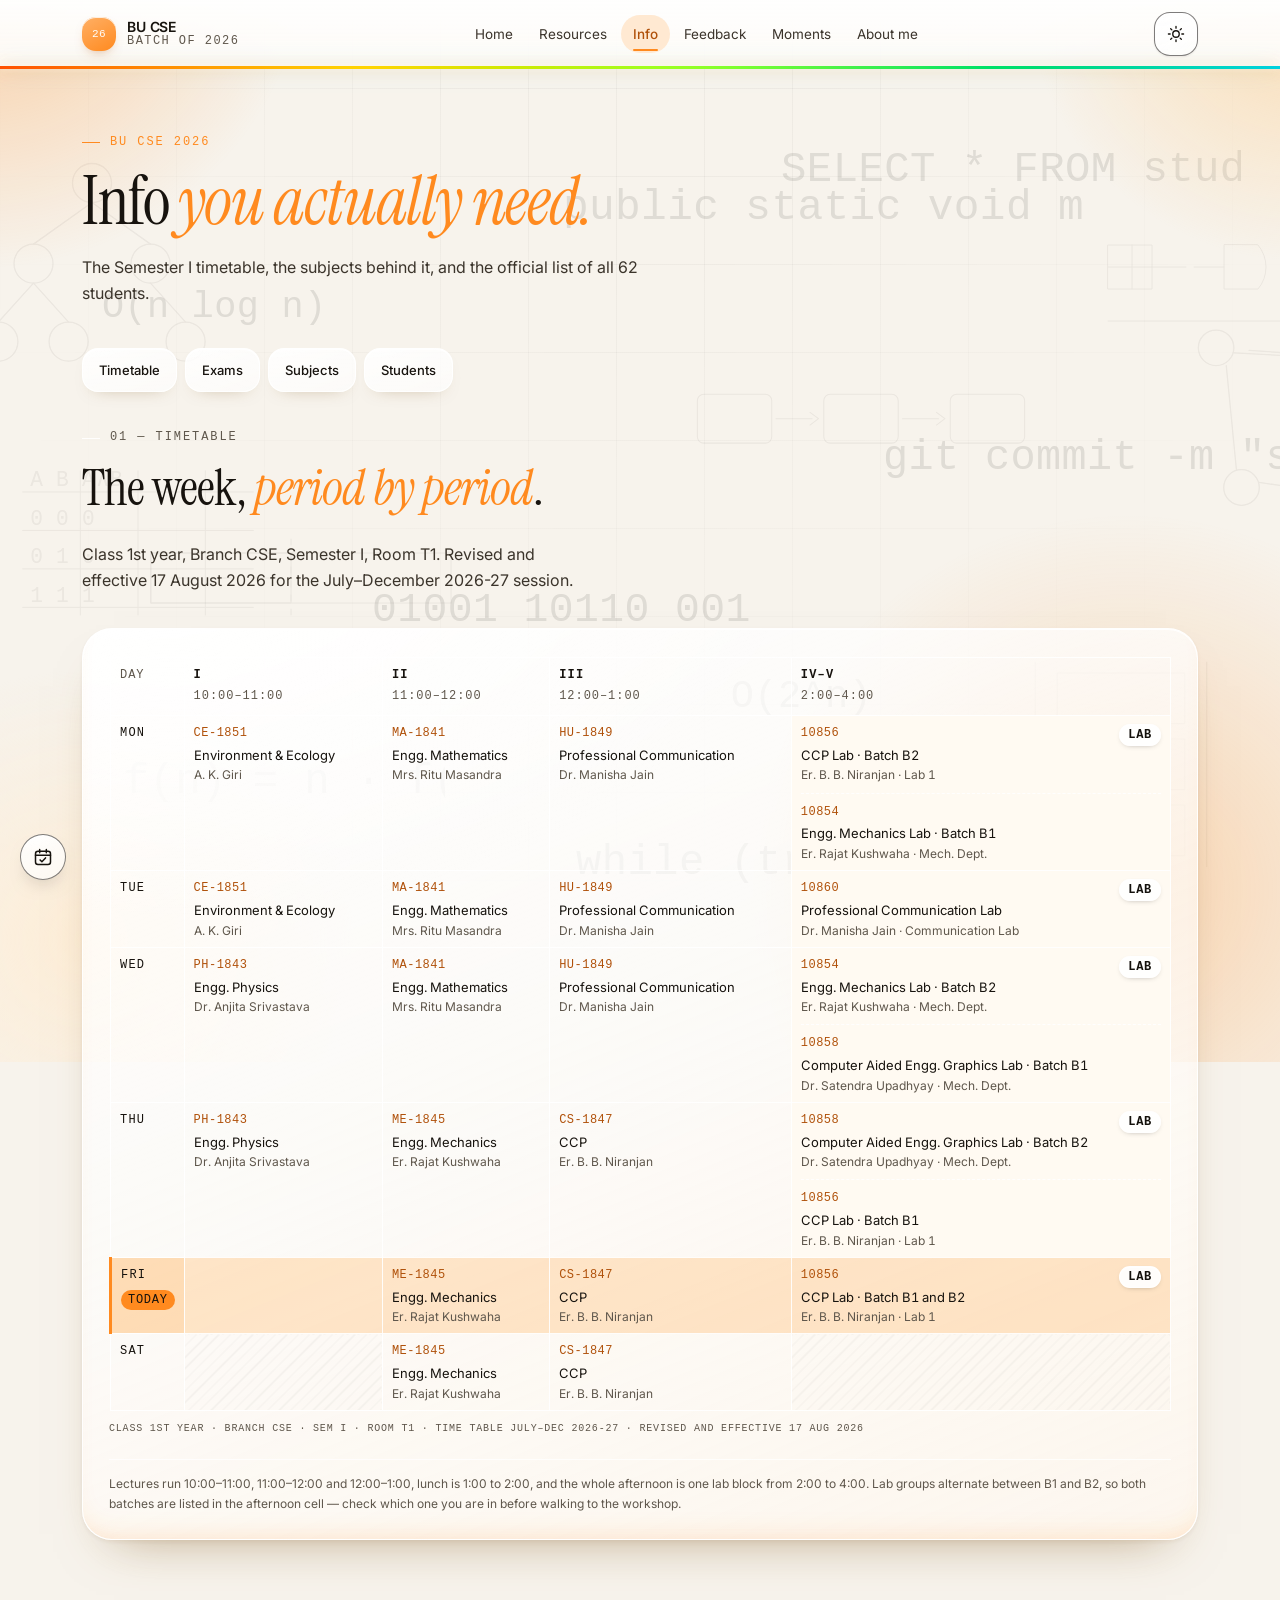
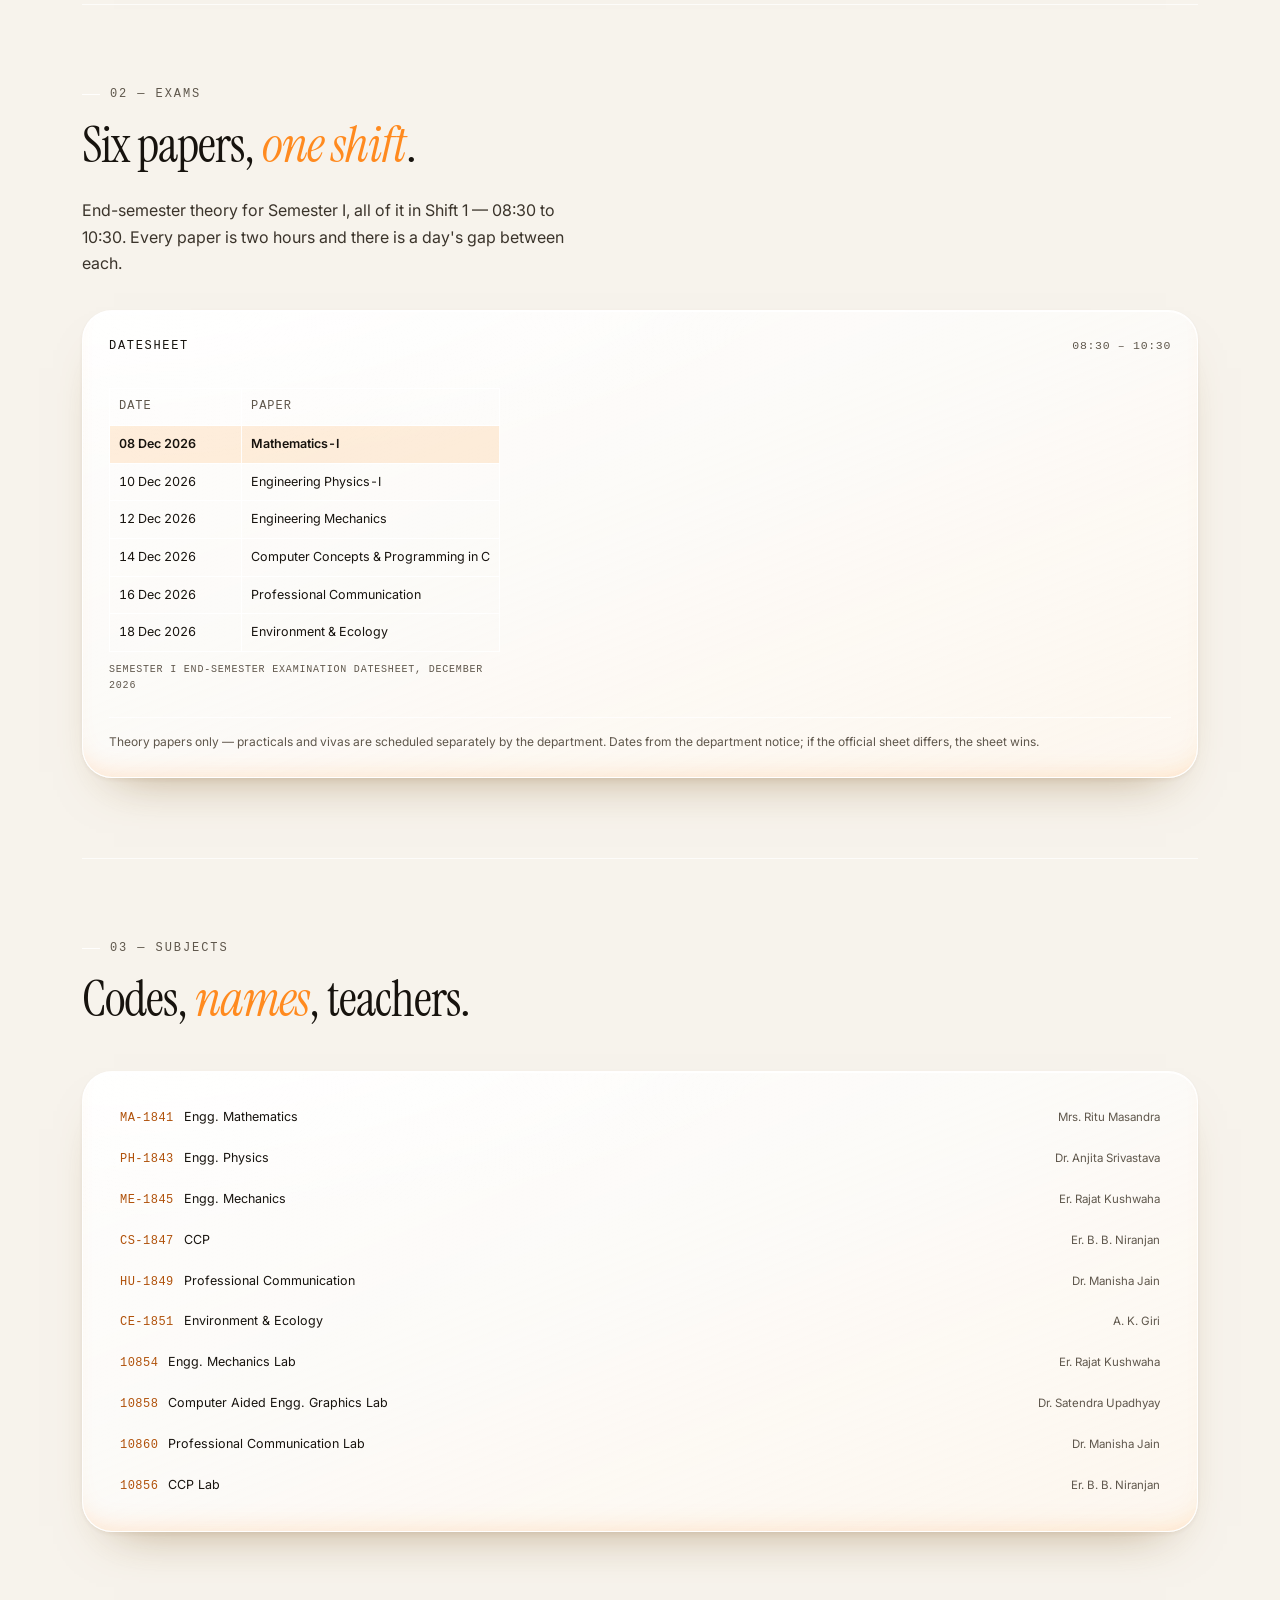
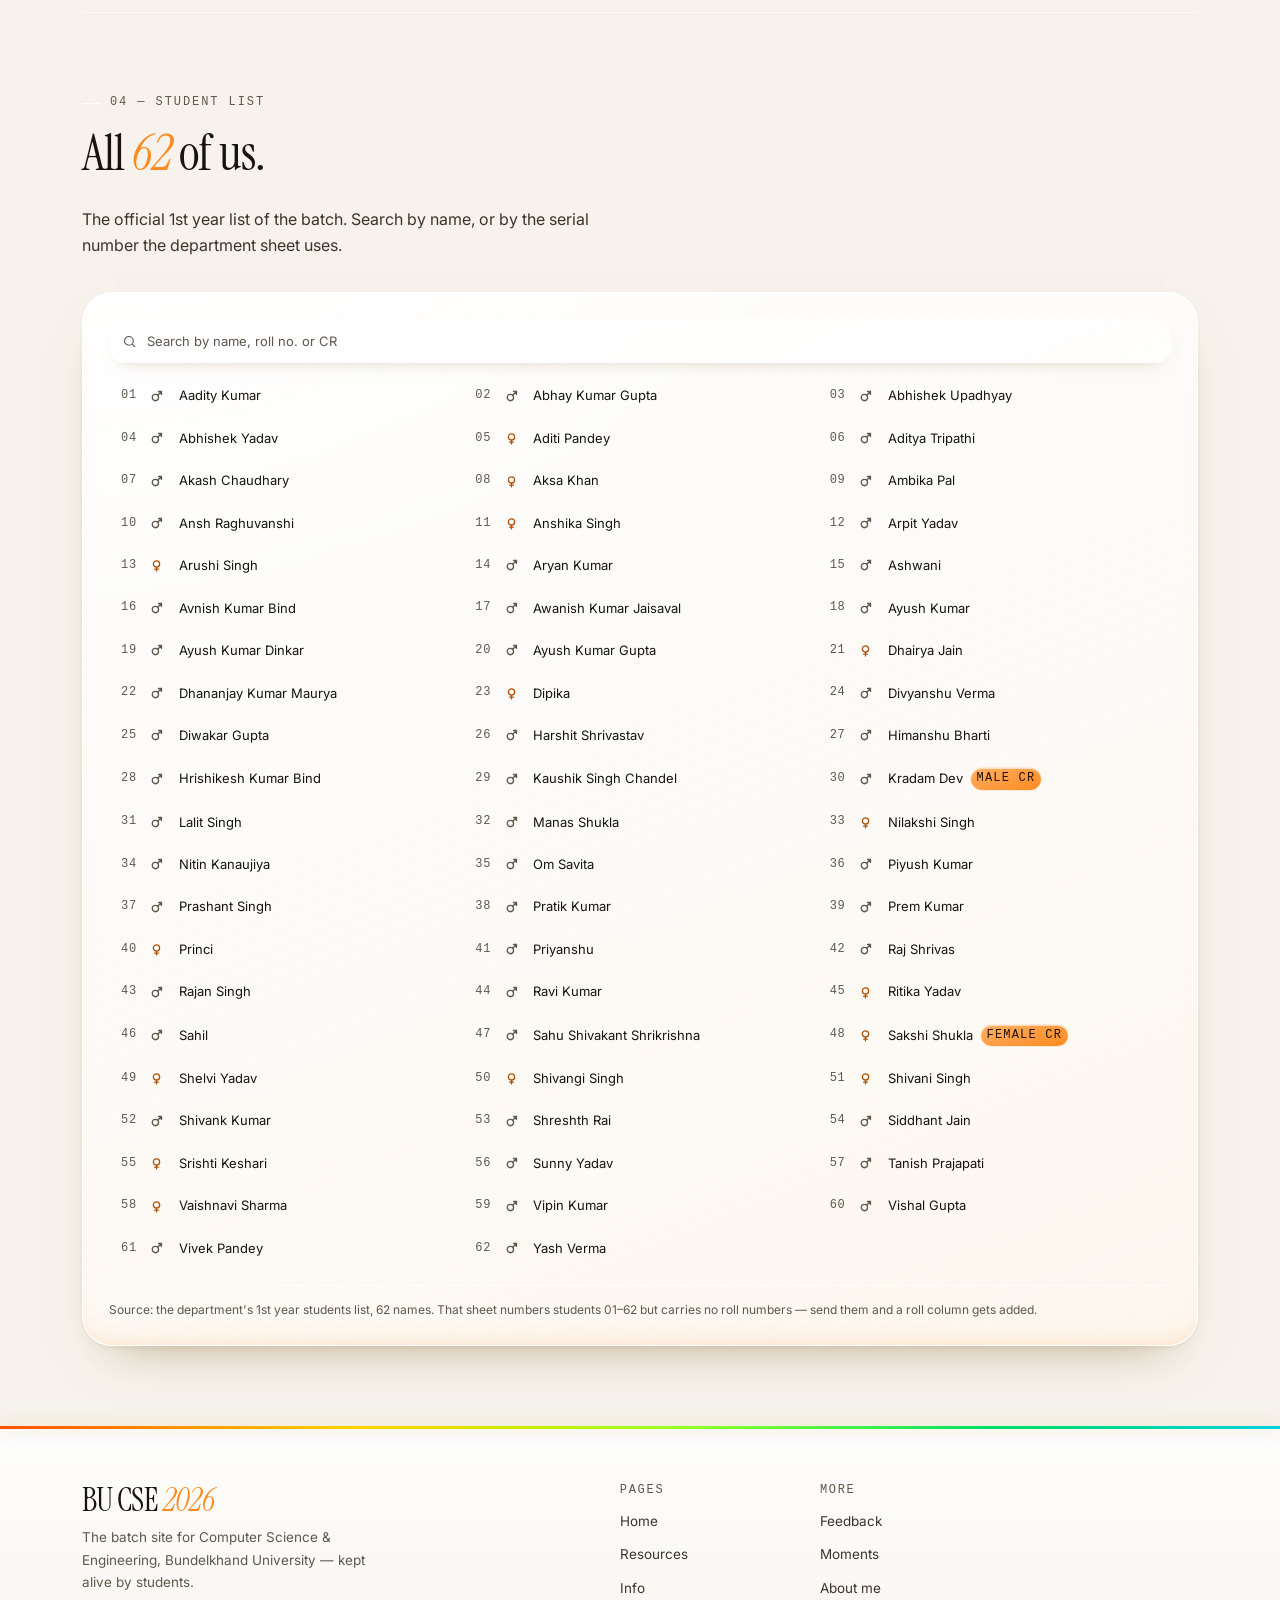
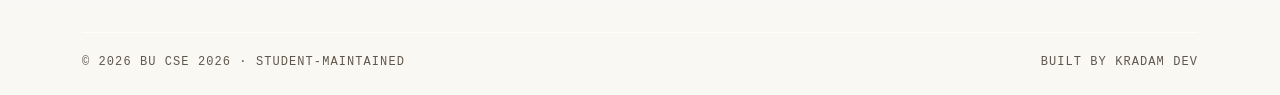
<file: info.html>
<!DOCTYPE html>
<html lang="en" class="no-js">
<head>
<meta charset="utf-8">
<meta name="viewport" content="width=device-width, initial-scale=1">
<title>Info — BU CSE 2026</title>
<meta name="description" content="Syllabus, timetable, exam schedule and the student list for the B.Tech CSE batch of 2026 at Bundelkhand University.">
<meta name="theme-color" content="#f7f5f0">
<meta property="og:title" content="Info — BU CSE 2026">
<meta property="og:description" content="Syllabus, timetable, exam schedule and the student list for the B.Tech CSE batch of 2026 at Bundelkhand University.">
<meta property="og:type" content="website">
<link rel="icon" href="assets/favicon.svg" type="image/svg+xml">
<link rel="preconnect" href="https://fonts.googleapis.com">
<link rel="preconnect" href="https://fonts.gstatic.com" crossorigin>
<link href="https://fonts.googleapis.com/css2?family=Inter:wght@400;500;600&family=Instrument+Serif:ital@0;1&display=swap" rel="stylesheet">
<link rel="stylesheet" href="style.css">
<script>document.documentElement.classList.remove('no-js');</script>
<script>(function(){try{var t=localStorage.getItem("bu-theme");if(t!=="dark"&&t!=="light"){t=window.matchMedia("(prefers-color-scheme: dark)").matches?"dark":"light";}document.documentElement.setAttribute("data-theme",t);}catch(e){}})();</script>
</head>
<body>

<div class="bg-art" aria-hidden="true">
  <svg class="bg-art__shape art-text art-demorgan" viewBox="0 0 460 100"><text class="art-code" x="0" y="70">&#172;(A &#8743; B) &#8801; &#172;A &#8744; &#172;B</text></svg>
  <svg class="bg-art__shape art-text art-main" viewBox="0 0 560 100"><text class="art-code" x="0" y="70">public static void main(String[] args)</text></svg>
  <svg class="bg-art__shape art-text art-bigo" viewBox="0 0 300 100"><text class="art-code" x="0" y="70">O(n log n)</text></svg>
  <svg class="bg-art__shape art-text art-recur" viewBox="0 0 340 100"><text class="art-code" x="0" y="70">f(n) = n &#183; f(n&#8722;1)</text></svg>
  <svg class="bg-art__shape art-text art-binary" viewBox="0 0 420 100"><text class="art-code" x="0" y="70">01001 10110 00101 11010</text></svg>
  <svg class="bg-art__shape art-tree" viewBox="0 0 200 200"><circle cx="100" cy="30" r="15"/><circle cx="55" cy="92" r="15"/><circle cx="145" cy="92" r="15"/><circle cx="28" cy="152" r="15"/><circle cx="82" cy="152" r="15"/><circle cx="172" cy="152" r="15"/><path d="M100 45 55 77M100 45 145 77M55 107 28 137M55 107 82 137M145 107 172 137"/></svg>
  <svg class="bg-art__shape art-list" viewBox="0 0 320 120"><rect x="6" y="32" width="70" height="46" rx="6"/><rect x="125" y="32" width="70" height="46" rx="6"/><rect x="244" y="32" width="70" height="46" rx="6"/><path d="M80 55h34M112 49l8 6-8 6M199 55h34M231 49l8 6-8 6"/></svg>
  <svg class="bg-art__shape art-truth" viewBox="0 0 260 170"><path d="M10 34h240M10 74h240M10 114h240M10 154h240M70 12v150M130 12v150M200 12v150"/><text class="art-code art-code--sm" x="18" y="28">A B A&#8743;B</text><text class="art-code art-code--sm" x="18" y="68">0 0  0</text><text class="art-code art-code--sm" x="18" y="108">0 1  0</text><text class="art-code art-code--sm" x="18" y="148">1 1  1</text></svg>
  <svg class="bg-art__shape art-stack" viewBox="0 0 200 220"><path d="M42 30h116v46H42zM42 90h116v46H42zM42 150h116v46H42z"/><path d="M22 20v186M178 20v186"/></svg>

  <svg class="bg-art__shape art-text art-while" viewBox="0 0 360 100"><text class="art-code" x="0" y="70">while (true) { }</text></svg>
  <svg class="bg-art__shape art-text art-sql" viewBox="0 0 500 100"><text class="art-code" x="0" y="70">SELECT * FROM students;</text></svg>
  <svg class="bg-art__shape art-text art-git" viewBox="0 0 440 100"><text class="art-code" x="0" y="70">git commit -m "ship it"</text></svg>
  <svg class="bg-art__shape art-text art-exp" viewBox="0 0 260 100"><text class="art-code" x="0" y="70">O(2^n)</text></svg>
  <svg class="bg-art__shape art-text art-guard" viewBox="0 0 340 100"><text class="art-code" x="0" y="70">if (x != null)</text></svg>
  <svg class="bg-art__shape art-gates" viewBox="0 0 300 140"><path d="M20 20h44v44H20z"/><path d="M44 20v44M20 42h44"/><path d="M170 20a34 34 0 0 1 0 44h-34V20z"/><path d="M136 42h-30M20 96h250"/><path d="M64 42h34"/></svg>
  <svg class="bg-art__shape art-search" viewBox="0 0 320 120"><path d="M10 40h300M10 90h300M10 40v50M310 40v50"/><path d="M150 26v78" stroke-dasharray="6 8"/><rect x="10" y="40" width="140" height="50"/><path d="M30 65h20M70 65h20M110 65h20"/></svg>
  <svg class="bg-art__shape art-graph" viewBox="0 0 220 200"><circle cx="40" cy="40" r="14"/><circle cx="180" cy="50" r="14"/><circle cx="60" cy="150" r="14"/><circle cx="170" cy="160" r="14"/><path d="M54 44 166 50M48 54 56 136M74 146 156 158M176 64 172 146M180 50 66 42"/></svg>
  <svg class="bg-art__shape art-flow" viewBox="0 0 380 120"><rect x="6" y="34" width="90" height="50" rx="6"/><rect x="145" y="34" width="90" height="50" rx="6"/><rect x="284" y="34" width="90" height="50" rx="6"/><path d="M96 59h40M128 53l8 6-8 6M235 59h40M267 53l8 6-8 6"/></svg>
</div>

<a class="skip-link" href="#main" style="position:absolute;left:-9999px">Skip to content</a>

<header class="site-header">
  <div class="wrap header-inner">
    <a class="brand" href="index.html" aria-label="BU CSE 2026 — home">
      <span class="brand__mark" aria-hidden="true">26</span>
      <span class="brand__text">
        <span class="brand__name">BU CSE</span>
        <span class="brand__sub">Batch of 2026</span>
      </span>
    </a>

    <button class="nav-toggle" type="button" aria-expanded="false" aria-controls="site-nav" aria-label="Open menu">
      <span></span><span></span><span></span>
    </button>

    <nav class="nav" id="site-nav" aria-label="Primary">
      <a href="index.html">Home</a>
      <a href="resources.html">Resources</a>
      <a href="info.html">Info</a>
      <a href="feedback.html">Feedback</a>
      <a href="fun.html">Moments</a>
      <a href="about.html">About me</a>
    </nav>

    <button class="theme-toggle" type="button" data-theme-toggle aria-label="Switch to dark theme">
      <svg class="theme-toggle__sun" viewBox="0 0 20 20" fill="none" stroke="currentColor" stroke-width="1.5" stroke-linecap="round" aria-hidden="true">
        <circle cx="10" cy="10" r="3.6"/><path d="M10 1.6v1.9M10 16.5v1.9M1.6 10h1.9M16.5 10h1.9M4.1 4.1l1.3 1.3M14.6 14.6l1.3 1.3M15.9 4.1l-1.3 1.3M5.4 14.6l-1.3 1.3"/>
      </svg>
      <svg class="theme-toggle__moon" viewBox="0 0 20 20" fill="none" stroke="currentColor" stroke-width="1.5" stroke-linecap="round" stroke-linejoin="round" aria-hidden="true">
        <path d="M16.2 12.6A6.8 6.8 0 0 1 7.4 3.8 7.2 7.2 0 1 0 16.2 12.6z"/>
      </svg>
    </button>
  </div>
</header>

<main id="main">
  <section class="page-head">
    <div class="wrap reveal">
      <span class="eyebrow eyebrow--accent">BU CSE 2026</span>
      <h1>Info <em>you actually need.</em></h1>
      <p class="lead">The Semester I timetable, the subjects behind it, and the official list of all 62 students.</p>
    </div>
  </section>

  <div class="wrap">
    <nav class="section-nav" aria-label="Jump to a section">
      <a href="#timetable">Timetable</a>
      <a href="#exams">Exams</a>
      <a href="#subjects">Subjects</a>
      <a href="#students">Students</a>
    </nav>
    <section class="section section--plain" style="padding-top:8px" id="timetable">
      <div class="section__head reveal">
        <span class="eyebrow">01 — Timetable</span>
        <h2>The week, <em>period by period</em>.</h2>
        <p class="lead">
          Class 1st year, Branch CSE, Semester I, Room T1. Revised and effective 17 August 2026
          for the July–December 2026-27 session.
        </p>
      </div>

      <div class="panel reveal">
        <div class="table-scroll" data-timetable-today>
<table class="timetable timetable--grid">
<caption>Class 1st year · Branch CSE · Sem I · Room T1 · Time table July–Dec 2026-27 · Revised and effective 17 Aug 2026</caption>
<thead>
<tr>
<th scope="col">Day</th>
<th scope="col"><b>I</b>10:00–11:00</th>
<th scope="col"><b>II</b>11:00–12:00</th>
<th scope="col"><b>III</b>12:00–1:00</th>
<th scope="col"><b>IV–V</b>2:00–4:00</th>
</tr>
</thead>
<tbody>
<tr>
<th scope="row">Mon</th>
<td><span class="tt-entry"><span class="tt-code">CE-1851</span><span class="tt-name">Environment &amp; Ecology</span><span class="tt-fac">A. K. Giri</span></span></td>
<td><span class="tt-entry"><span class="tt-code">MA-1841</span><span class="tt-name">Engg. Mathematics</span><span class="tt-fac">Mrs. Ritu Masandra</span></span></td>
<td><span class="tt-entry"><span class="tt-code">HU-1849</span><span class="tt-name">Professional Communication</span><span class="tt-fac">Dr. Manisha Jain</span></span></td>
<td class="is-lab"><span class="tt-entry"><span class="tt-code">10856</span><span class="tt-name">CCP Lab · Batch B2</span><span class="tt-fac">Er. B. B. Niranjan · Lab 1</span></span><span class="tt-entry"><span class="tt-code">10854</span><span class="tt-name">Engg. Mechanics Lab · Batch B1</span><span class="tt-fac">Er. Rajat Kushwaha · Mech. Dept.</span></span></td>
</tr>
<tr>
<th scope="row">Tue</th>
<td><span class="tt-entry"><span class="tt-code">CE-1851</span><span class="tt-name">Environment &amp; Ecology</span><span class="tt-fac">A. K. Giri</span></span></td>
<td><span class="tt-entry"><span class="tt-code">MA-1841</span><span class="tt-name">Engg. Mathematics</span><span class="tt-fac">Mrs. Ritu Masandra</span></span></td>
<td><span class="tt-entry"><span class="tt-code">HU-1849</span><span class="tt-name">Professional Communication</span><span class="tt-fac">Dr. Manisha Jain</span></span></td>
<td class="is-lab"><span class="tt-entry"><span class="tt-code">10860</span><span class="tt-name">Professional Communication Lab</span><span class="tt-fac">Dr. Manisha Jain · Communication Lab</span></span></td>
</tr>
<tr>
<th scope="row">Wed</th>
<td><span class="tt-entry"><span class="tt-code">PH-1843</span><span class="tt-name">Engg. Physics</span><span class="tt-fac">Dr. Anjita Srivastava</span></span></td>
<td><span class="tt-entry"><span class="tt-code">MA-1841</span><span class="tt-name">Engg. Mathematics</span><span class="tt-fac">Mrs. Ritu Masandra</span></span></td>
<td><span class="tt-entry"><span class="tt-code">HU-1849</span><span class="tt-name">Professional Communication</span><span class="tt-fac">Dr. Manisha Jain</span></span></td>
<td class="is-lab"><span class="tt-entry"><span class="tt-code">10854</span><span class="tt-name">Engg. Mechanics Lab · Batch B2</span><span class="tt-fac">Er. Rajat Kushwaha · Mech. Dept.</span></span><span class="tt-entry"><span class="tt-code">10858</span><span class="tt-name">Computer Aided Engg. Graphics Lab · Batch B1</span><span class="tt-fac">Dr. Satendra Upadhyay · Mech. Dept.</span></span></td>
</tr>
<tr>
<th scope="row">Thu</th>
<td><span class="tt-entry"><span class="tt-code">PH-1843</span><span class="tt-name">Engg. Physics</span><span class="tt-fac">Dr. Anjita Srivastava</span></span></td>
<td><span class="tt-entry"><span class="tt-code">ME-1845</span><span class="tt-name">Engg. Mechanics</span><span class="tt-fac">Er. Rajat Kushwaha</span></span></td>
<td><span class="tt-entry"><span class="tt-code">CS-1847</span><span class="tt-name">CCP</span><span class="tt-fac">Er. B. B. Niranjan</span></span></td>
<td class="is-lab"><span class="tt-entry"><span class="tt-code">10858</span><span class="tt-name">Computer Aided Engg. Graphics Lab · Batch B2</span><span class="tt-fac">Dr. Satendra Upadhyay · Mech. Dept.</span></span><span class="tt-entry"><span class="tt-code">10856</span><span class="tt-name">CCP Lab · Batch B1</span><span class="tt-fac">Er. B. B. Niranjan · Lab 1</span></span></td>
</tr>
<tr>
<th scope="row">Fri</th>
<td class="is-empty"></td>
<td><span class="tt-entry"><span class="tt-code">ME-1845</span><span class="tt-name">Engg. Mechanics</span><span class="tt-fac">Er. Rajat Kushwaha</span></span></td>
<td><span class="tt-entry"><span class="tt-code">CS-1847</span><span class="tt-name">CCP</span><span class="tt-fac">Er. B. B. Niranjan</span></span></td>
<td class="is-lab"><span class="tt-entry"><span class="tt-code">10856</span><span class="tt-name">CCP Lab · Batch B1 and B2</span><span class="tt-fac">Er. B. B. Niranjan · Lab 1</span></span></td>
</tr>
<tr>
<th scope="row">Sat</th>
<td class="is-empty"></td>
<td><span class="tt-entry"><span class="tt-code">ME-1845</span><span class="tt-name">Engg. Mechanics</span><span class="tt-fac">Er. Rajat Kushwaha</span></span></td>
<td><span class="tt-entry"><span class="tt-code">CS-1847</span><span class="tt-name">CCP</span><span class="tt-fac">Er. B. B. Niranjan</span></span></td>
<td class="is-empty"></td>
</tr>
</tbody>
</table>
</div>
        <p class="panel__foot">
          Lectures run 10:00–11:00, 11:00–12:00 and 12:00–1:00, lunch is 1:00 to 2:00, and the
          whole afternoon is one lab block from 2:00 to 4:00. Lab groups alternate between B1
          and B2, so both batches are listed in the afternoon cell — check which one you are in
          before walking to the workshop.
        </p>
      </div>
    </section>

    <section class="section" id="exams">
      <div class="section__head reveal">
        <span class="eyebrow">02 — Exams</span>
        <h2>Six papers, <em>one shift</em>.</h2>
        <p class="lead">
          End-semester theory for Semester I, all of it in Shift 1 — 08:30 to 10:30. Every paper is
          two hours and there is a day's gap between each.
        </p>
      </div>

      <div class="panel reveal">
        <div class="panel__head">
          <h3>Datesheet</h3>
          <span class="exam-time">08:30 – 10:30</span>
        </div>

        <div class="table-scroll">
          <table class="timetable--grid exam-table">
            <caption class="sr-only">Semester I end-semester examination datesheet, December 2026</caption>
            <thead>
              <tr>
                <th scope="col">Date</th>
                <th scope="col">Paper</th>
              </tr>
            </thead>
            <tbody>
              <tr data-exam-date="2026-12-08">
                <td>08 Dec 2026</td>
                <td>Mathematics-I</td>
              </tr>
              <tr data-exam-date="2026-12-10">
                <td>10 Dec 2026</td>
                <td>Engineering Physics-I</td>
              </tr>
              <tr data-exam-date="2026-12-12">
                <td>12 Dec 2026</td>
                <td>Engineering Mechanics</td>
              </tr>
              <tr data-exam-date="2026-12-14">
                <td>14 Dec 2026</td>
                <td>Computer Concepts &amp; Programming in C</td>
              </tr>
              <tr data-exam-date="2026-12-16">
                <td>16 Dec 2026</td>
                <td>Professional Communication</td>
              </tr>
              <tr data-exam-date="2026-12-18">
                <td>18 Dec 2026</td>
                <td>Environment &amp; Ecology</td>
              </tr>
            </tbody>
          </table>
        </div>

        <p class="panel__foot">
          Theory papers only — practicals and vivas are scheduled separately by the department.
          Dates from the department notice; if the official sheet differs, the sheet wins.
        </p>
      </div>
    </section>

    <section class="section" id="subjects">
      <div class="section__head reveal">
        <span class="eyebrow">03 — Subjects</span>
        <h2>Codes, <em>names</em>, teachers.</h2>
      </div>
      <div class="panel reveal">
        <div class="legend">
<div><span><code>MA-1841</code> Engg. Mathematics</span><span class="legend__fac">Mrs. Ritu Masandra</span></div>
<div><span><code>PH-1843</code> Engg. Physics</span><span class="legend__fac">Dr. Anjita Srivastava</span></div>
<div><span><code>ME-1845</code> Engg. Mechanics</span><span class="legend__fac">Er. Rajat Kushwaha</span></div>
<div><span><code>CS-1847</code> CCP</span><span class="legend__fac">Er. B. B. Niranjan</span></div>
<div><span><code>HU-1849</code> Professional Communication</span><span class="legend__fac">Dr. Manisha Jain</span></div>
<div><span><code>CE-1851</code> Environment &amp; Ecology</span><span class="legend__fac">A. K. Giri</span></div>
<div><span><code>10854</code> Engg. Mechanics Lab</span><span class="legend__fac">Er. Rajat Kushwaha</span></div>
<div><span><code>10858</code> Computer Aided Engg. Graphics Lab</span><span class="legend__fac">Dr. Satendra Upadhyay</span></div>
<div><span><code>10860</code> Professional Communication Lab</span><span class="legend__fac">Dr. Manisha Jain</span></div>
<div><span><code>10856</code> CCP Lab</span><span class="legend__fac">Er. B. B. Niranjan</span></div>
</div>
      </div>
    </section>

    <section class="section" id="students">
      <div class="section__head reveal">
        <span class="eyebrow">04 — Student list</span>
        <h2>All <em>62</em> of us.</h2>
        <p class="lead">
          The official 1st year list of the batch. Search by name, or by the serial number the
          department sheet uses.
        </p>
      </div>

      <div class="panel reveal">
        <div data-student-block>
          <div class="search-field">
            <svg width="15" height="15" viewBox="0 0 24 24" fill="none" stroke="currentColor" stroke-width="1.8" stroke-linecap="round" aria-hidden="true">
              <circle cx="11" cy="11" r="7"/><path d="m20 20-3.5-3.5"/>
            </svg>
            <label for="students-search" class="sr-only" style="position:absolute;left:-9999px">Search the student list</label>
            <input id="students-search" type="search" placeholder="Search by name, roll no. or CR" autocomplete="off" data-student-search>
          </div>
          <ul class="student-list student-list--wide" data-student-list>
<li data-name="01 aadity kumar"><span class="roll">01</span><span class="sname"><span class="gender" role="img" aria-label="Boy"><svg viewBox="0 0 12 12" fill="none" stroke="currentColor" stroke-width="1.2" stroke-linecap="round" aria-hidden="true"><circle cx="5" cy="7" r="2.9"/><path d="M7.1 4.9 10.6 1.4M7.9 1.4h2.7v2.7"/></svg></span>Aadity Kumar</span></li>
<li data-name="02 abhay kumar gupta"><span class="roll">02</span><span class="sname"><span class="gender" role="img" aria-label="Boy"><svg viewBox="0 0 12 12" fill="none" stroke="currentColor" stroke-width="1.2" stroke-linecap="round" aria-hidden="true"><circle cx="5" cy="7" r="2.9"/><path d="M7.1 4.9 10.6 1.4M7.9 1.4h2.7v2.7"/></svg></span>Abhay Kumar Gupta</span></li>
<li data-name="03 abhishek upadhyay"><span class="roll">03</span><span class="sname"><span class="gender" role="img" aria-label="Boy"><svg viewBox="0 0 12 12" fill="none" stroke="currentColor" stroke-width="1.2" stroke-linecap="round" aria-hidden="true"><circle cx="5" cy="7" r="2.9"/><path d="M7.1 4.9 10.6 1.4M7.9 1.4h2.7v2.7"/></svg></span>Abhishek Upadhyay</span></li>
<li data-name="04 abhishek yadav"><span class="roll">04</span><span class="sname"><span class="gender" role="img" aria-label="Boy"><svg viewBox="0 0 12 12" fill="none" stroke="currentColor" stroke-width="1.2" stroke-linecap="round" aria-hidden="true"><circle cx="5" cy="7" r="2.9"/><path d="M7.1 4.9 10.6 1.4M7.9 1.4h2.7v2.7"/></svg></span>Abhishek Yadav</span></li>
<li data-name="05 aditi pandey"><span class="roll">05</span><span class="sname"><span class="gender gender--f" role="img" aria-label="Girl"><svg viewBox="0 0 12 12" fill="none" stroke="currentColor" stroke-width="1.2" stroke-linecap="round" aria-hidden="true"><circle cx="6" cy="4.6" r="2.9"/><path d="M6 7.5V11M4.3 9.4h3.4"/></svg></span>Aditi Pandey</span></li>
<li data-name="06 aditya tripathi"><span class="roll">06</span><span class="sname"><span class="gender" role="img" aria-label="Boy"><svg viewBox="0 0 12 12" fill="none" stroke="currentColor" stroke-width="1.2" stroke-linecap="round" aria-hidden="true"><circle cx="5" cy="7" r="2.9"/><path d="M7.1 4.9 10.6 1.4M7.9 1.4h2.7v2.7"/></svg></span>Aditya Tripathi</span></li>
<li data-name="07 akash chaudhary"><span class="roll">07</span><span class="sname"><span class="gender" role="img" aria-label="Boy"><svg viewBox="0 0 12 12" fill="none" stroke="currentColor" stroke-width="1.2" stroke-linecap="round" aria-hidden="true"><circle cx="5" cy="7" r="2.9"/><path d="M7.1 4.9 10.6 1.4M7.9 1.4h2.7v2.7"/></svg></span>Akash Chaudhary</span></li>
<li data-name="08 aksa khan"><span class="roll">08</span><span class="sname"><span class="gender gender--f" role="img" aria-label="Girl"><svg viewBox="0 0 12 12" fill="none" stroke="currentColor" stroke-width="1.2" stroke-linecap="round" aria-hidden="true"><circle cx="6" cy="4.6" r="2.9"/><path d="M6 7.5V11M4.3 9.4h3.4"/></svg></span>Aksa Khan</span></li>
<li data-name="09 ambika pal"><span class="roll">09</span><span class="sname"><span class="gender" role="img" aria-label="Boy"><svg viewBox="0 0 12 12" fill="none" stroke="currentColor" stroke-width="1.2" stroke-linecap="round" aria-hidden="true"><circle cx="5" cy="7" r="2.9"/><path d="M7.1 4.9 10.6 1.4M7.9 1.4h2.7v2.7"/></svg></span>Ambika Pal</span></li>
<li data-name="10 ansh raghuvanshi"><span class="roll">10</span><span class="sname"><span class="gender" role="img" aria-label="Boy"><svg viewBox="0 0 12 12" fill="none" stroke="currentColor" stroke-width="1.2" stroke-linecap="round" aria-hidden="true"><circle cx="5" cy="7" r="2.9"/><path d="M7.1 4.9 10.6 1.4M7.9 1.4h2.7v2.7"/></svg></span>Ansh Raghuvanshi</span></li>
<li data-name="11 anshika singh"><span class="roll">11</span><span class="sname"><span class="gender gender--f" role="img" aria-label="Girl"><svg viewBox="0 0 12 12" fill="none" stroke="currentColor" stroke-width="1.2" stroke-linecap="round" aria-hidden="true"><circle cx="6" cy="4.6" r="2.9"/><path d="M6 7.5V11M4.3 9.4h3.4"/></svg></span>Anshika Singh</span></li>
<li data-name="12 arpit yadav"><span class="roll">12</span><span class="sname"><span class="gender" role="img" aria-label="Boy"><svg viewBox="0 0 12 12" fill="none" stroke="currentColor" stroke-width="1.2" stroke-linecap="round" aria-hidden="true"><circle cx="5" cy="7" r="2.9"/><path d="M7.1 4.9 10.6 1.4M7.9 1.4h2.7v2.7"/></svg></span>Arpit Yadav</span></li>
<li data-name="13 arushi singh"><span class="roll">13</span><span class="sname"><span class="gender gender--f" role="img" aria-label="Girl"><svg viewBox="0 0 12 12" fill="none" stroke="currentColor" stroke-width="1.2" stroke-linecap="round" aria-hidden="true"><circle cx="6" cy="4.6" r="2.9"/><path d="M6 7.5V11M4.3 9.4h3.4"/></svg></span>Arushi Singh</span></li>
<li data-name="14 aryan kumar"><span class="roll">14</span><span class="sname"><span class="gender" role="img" aria-label="Boy"><svg viewBox="0 0 12 12" fill="none" stroke="currentColor" stroke-width="1.2" stroke-linecap="round" aria-hidden="true"><circle cx="5" cy="7" r="2.9"/><path d="M7.1 4.9 10.6 1.4M7.9 1.4h2.7v2.7"/></svg></span>Aryan Kumar</span></li>
<li data-name="15 ashwani"><span class="roll">15</span><span class="sname"><span class="gender" role="img" aria-label="Boy"><svg viewBox="0 0 12 12" fill="none" stroke="currentColor" stroke-width="1.2" stroke-linecap="round" aria-hidden="true"><circle cx="5" cy="7" r="2.9"/><path d="M7.1 4.9 10.6 1.4M7.9 1.4h2.7v2.7"/></svg></span>Ashwani</span></li>
<li data-name="16 avnish kumar bind"><span class="roll">16</span><span class="sname"><span class="gender" role="img" aria-label="Boy"><svg viewBox="0 0 12 12" fill="none" stroke="currentColor" stroke-width="1.2" stroke-linecap="round" aria-hidden="true"><circle cx="5" cy="7" r="2.9"/><path d="M7.1 4.9 10.6 1.4M7.9 1.4h2.7v2.7"/></svg></span>Avnish Kumar Bind</span></li>
<li data-name="17 awanish kumar jaisaval"><span class="roll">17</span><span class="sname"><span class="gender" role="img" aria-label="Boy"><svg viewBox="0 0 12 12" fill="none" stroke="currentColor" stroke-width="1.2" stroke-linecap="round" aria-hidden="true"><circle cx="5" cy="7" r="2.9"/><path d="M7.1 4.9 10.6 1.4M7.9 1.4h2.7v2.7"/></svg></span>Awanish Kumar Jaisaval</span></li>
<li data-name="18 ayush kumar"><span class="roll">18</span><span class="sname"><span class="gender" role="img" aria-label="Boy"><svg viewBox="0 0 12 12" fill="none" stroke="currentColor" stroke-width="1.2" stroke-linecap="round" aria-hidden="true"><circle cx="5" cy="7" r="2.9"/><path d="M7.1 4.9 10.6 1.4M7.9 1.4h2.7v2.7"/></svg></span>Ayush Kumar</span></li>
<li data-name="19 ayush kumar dinkar"><span class="roll">19</span><span class="sname"><span class="gender" role="img" aria-label="Boy"><svg viewBox="0 0 12 12" fill="none" stroke="currentColor" stroke-width="1.2" stroke-linecap="round" aria-hidden="true"><circle cx="5" cy="7" r="2.9"/><path d="M7.1 4.9 10.6 1.4M7.9 1.4h2.7v2.7"/></svg></span>Ayush Kumar Dinkar</span></li>
<li data-name="20 ayush kumar gupta"><span class="roll">20</span><span class="sname"><span class="gender" role="img" aria-label="Boy"><svg viewBox="0 0 12 12" fill="none" stroke="currentColor" stroke-width="1.2" stroke-linecap="round" aria-hidden="true"><circle cx="5" cy="7" r="2.9"/><path d="M7.1 4.9 10.6 1.4M7.9 1.4h2.7v2.7"/></svg></span>Ayush Kumar Gupta</span></li>
<li data-name="21 dhairya jain"><span class="roll">21</span><span class="sname"><span class="gender gender--f" role="img" aria-label="Girl"><svg viewBox="0 0 12 12" fill="none" stroke="currentColor" stroke-width="1.2" stroke-linecap="round" aria-hidden="true"><circle cx="6" cy="4.6" r="2.9"/><path d="M6 7.5V11M4.3 9.4h3.4"/></svg></span>Dhairya Jain</span></li>
<li data-name="22 dhananjay kumar maurya"><span class="roll">22</span><span class="sname"><span class="gender" role="img" aria-label="Boy"><svg viewBox="0 0 12 12" fill="none" stroke="currentColor" stroke-width="1.2" stroke-linecap="round" aria-hidden="true"><circle cx="5" cy="7" r="2.9"/><path d="M7.1 4.9 10.6 1.4M7.9 1.4h2.7v2.7"/></svg></span>Dhananjay Kumar Maurya</span></li>
<li data-name="23 dipika"><span class="roll">23</span><span class="sname"><span class="gender gender--f" role="img" aria-label="Girl"><svg viewBox="0 0 12 12" fill="none" stroke="currentColor" stroke-width="1.2" stroke-linecap="round" aria-hidden="true"><circle cx="6" cy="4.6" r="2.9"/><path d="M6 7.5V11M4.3 9.4h3.4"/></svg></span>Dipika</span></li>
<li data-name="24 divyanshu verma"><span class="roll">24</span><span class="sname"><span class="gender" role="img" aria-label="Boy"><svg viewBox="0 0 12 12" fill="none" stroke="currentColor" stroke-width="1.2" stroke-linecap="round" aria-hidden="true"><circle cx="5" cy="7" r="2.9"/><path d="M7.1 4.9 10.6 1.4M7.9 1.4h2.7v2.7"/></svg></span>Divyanshu Verma</span></li>
<li data-name="25 diwakar gupta"><span class="roll">25</span><span class="sname"><span class="gender" role="img" aria-label="Boy"><svg viewBox="0 0 12 12" fill="none" stroke="currentColor" stroke-width="1.2" stroke-linecap="round" aria-hidden="true"><circle cx="5" cy="7" r="2.9"/><path d="M7.1 4.9 10.6 1.4M7.9 1.4h2.7v2.7"/></svg></span>Diwakar Gupta</span></li>
<li data-name="26 harshit shrivastav"><span class="roll">26</span><span class="sname"><span class="gender" role="img" aria-label="Boy"><svg viewBox="0 0 12 12" fill="none" stroke="currentColor" stroke-width="1.2" stroke-linecap="round" aria-hidden="true"><circle cx="5" cy="7" r="2.9"/><path d="M7.1 4.9 10.6 1.4M7.9 1.4h2.7v2.7"/></svg></span>Harshit Shrivastav</span></li>
<li data-name="27 himanshu bharti"><span class="roll">27</span><span class="sname"><span class="gender" role="img" aria-label="Boy"><svg viewBox="0 0 12 12" fill="none" stroke="currentColor" stroke-width="1.2" stroke-linecap="round" aria-hidden="true"><circle cx="5" cy="7" r="2.9"/><path d="M7.1 4.9 10.6 1.4M7.9 1.4h2.7v2.7"/></svg></span>Himanshu Bharti</span></li>
<li data-name="28 hrishikesh kumar bind"><span class="roll">28</span><span class="sname"><span class="gender" role="img" aria-label="Boy"><svg viewBox="0 0 12 12" fill="none" stroke="currentColor" stroke-width="1.2" stroke-linecap="round" aria-hidden="true"><circle cx="5" cy="7" r="2.9"/><path d="M7.1 4.9 10.6 1.4M7.9 1.4h2.7v2.7"/></svg></span>Hrishikesh Kumar Bind</span></li>
<li data-name="29 kaushik singh chandel"><span class="roll">29</span><span class="sname"><span class="gender" role="img" aria-label="Boy"><svg viewBox="0 0 12 12" fill="none" stroke="currentColor" stroke-width="1.2" stroke-linecap="round" aria-hidden="true"><circle cx="5" cy="7" r="2.9"/><path d="M7.1 4.9 10.6 1.4M7.9 1.4h2.7v2.7"/></svg></span>Kaushik Singh Chandel</span></li>
<li data-name="30 kradam dev"><span class="roll">30</span><span class="sname"><span class="gender" role="img" aria-label="Boy"><svg viewBox="0 0 12 12" fill="none" stroke="currentColor" stroke-width="1.2" stroke-linecap="round" aria-hidden="true"><circle cx="5" cy="7" r="2.9"/><path d="M7.1 4.9 10.6 1.4M7.9 1.4h2.7v2.7"/></svg></span>Kradam Dev<span class="badge-cr">Male CR</span></span></li>
<li data-name="31 lalit singh"><span class="roll">31</span><span class="sname"><span class="gender" role="img" aria-label="Boy"><svg viewBox="0 0 12 12" fill="none" stroke="currentColor" stroke-width="1.2" stroke-linecap="round" aria-hidden="true"><circle cx="5" cy="7" r="2.9"/><path d="M7.1 4.9 10.6 1.4M7.9 1.4h2.7v2.7"/></svg></span>Lalit Singh</span></li>
<li data-name="32 manas shukla"><span class="roll">32</span><span class="sname"><span class="gender" role="img" aria-label="Boy"><svg viewBox="0 0 12 12" fill="none" stroke="currentColor" stroke-width="1.2" stroke-linecap="round" aria-hidden="true"><circle cx="5" cy="7" r="2.9"/><path d="M7.1 4.9 10.6 1.4M7.9 1.4h2.7v2.7"/></svg></span>Manas Shukla</span></li>
<li data-name="33 nilakshi singh"><span class="roll">33</span><span class="sname"><span class="gender gender--f" role="img" aria-label="Girl"><svg viewBox="0 0 12 12" fill="none" stroke="currentColor" stroke-width="1.2" stroke-linecap="round" aria-hidden="true"><circle cx="6" cy="4.6" r="2.9"/><path d="M6 7.5V11M4.3 9.4h3.4"/></svg></span>Nilakshi Singh</span></li>
<li data-name="34 nitin kanaujiya"><span class="roll">34</span><span class="sname"><span class="gender" role="img" aria-label="Boy"><svg viewBox="0 0 12 12" fill="none" stroke="currentColor" stroke-width="1.2" stroke-linecap="round" aria-hidden="true"><circle cx="5" cy="7" r="2.9"/><path d="M7.1 4.9 10.6 1.4M7.9 1.4h2.7v2.7"/></svg></span>Nitin Kanaujiya</span></li>
<li data-name="35 om savita"><span class="roll">35</span><span class="sname"><span class="gender" role="img" aria-label="Boy"><svg viewBox="0 0 12 12" fill="none" stroke="currentColor" stroke-width="1.2" stroke-linecap="round" aria-hidden="true"><circle cx="5" cy="7" r="2.9"/><path d="M7.1 4.9 10.6 1.4M7.9 1.4h2.7v2.7"/></svg></span>Om Savita</span></li>
<li data-name="36 piyush kumar"><span class="roll">36</span><span class="sname"><span class="gender" role="img" aria-label="Boy"><svg viewBox="0 0 12 12" fill="none" stroke="currentColor" stroke-width="1.2" stroke-linecap="round" aria-hidden="true"><circle cx="5" cy="7" r="2.9"/><path d="M7.1 4.9 10.6 1.4M7.9 1.4h2.7v2.7"/></svg></span>Piyush Kumar</span></li>
<li data-name="37 prashant singh"><span class="roll">37</span><span class="sname"><span class="gender" role="img" aria-label="Boy"><svg viewBox="0 0 12 12" fill="none" stroke="currentColor" stroke-width="1.2" stroke-linecap="round" aria-hidden="true"><circle cx="5" cy="7" r="2.9"/><path d="M7.1 4.9 10.6 1.4M7.9 1.4h2.7v2.7"/></svg></span>Prashant Singh</span></li>
<li data-name="38 pratik kumar"><span class="roll">38</span><span class="sname"><span class="gender" role="img" aria-label="Boy"><svg viewBox="0 0 12 12" fill="none" stroke="currentColor" stroke-width="1.2" stroke-linecap="round" aria-hidden="true"><circle cx="5" cy="7" r="2.9"/><path d="M7.1 4.9 10.6 1.4M7.9 1.4h2.7v2.7"/></svg></span>Pratik Kumar</span></li>
<li data-name="39 prem kumar"><span class="roll">39</span><span class="sname"><span class="gender" role="img" aria-label="Boy"><svg viewBox="0 0 12 12" fill="none" stroke="currentColor" stroke-width="1.2" stroke-linecap="round" aria-hidden="true"><circle cx="5" cy="7" r="2.9"/><path d="M7.1 4.9 10.6 1.4M7.9 1.4h2.7v2.7"/></svg></span>Prem Kumar</span></li>
<li data-name="40 princi"><span class="roll">40</span><span class="sname"><span class="gender gender--f" role="img" aria-label="Girl"><svg viewBox="0 0 12 12" fill="none" stroke="currentColor" stroke-width="1.2" stroke-linecap="round" aria-hidden="true"><circle cx="6" cy="4.6" r="2.9"/><path d="M6 7.5V11M4.3 9.4h3.4"/></svg></span>Princi</span></li>
<li data-name="41 priyanshu"><span class="roll">41</span><span class="sname"><span class="gender" role="img" aria-label="Boy"><svg viewBox="0 0 12 12" fill="none" stroke="currentColor" stroke-width="1.2" stroke-linecap="round" aria-hidden="true"><circle cx="5" cy="7" r="2.9"/><path d="M7.1 4.9 10.6 1.4M7.9 1.4h2.7v2.7"/></svg></span>Priyanshu</span></li>
<li data-name="42 raj shrivas"><span class="roll">42</span><span class="sname"><span class="gender" role="img" aria-label="Boy"><svg viewBox="0 0 12 12" fill="none" stroke="currentColor" stroke-width="1.2" stroke-linecap="round" aria-hidden="true"><circle cx="5" cy="7" r="2.9"/><path d="M7.1 4.9 10.6 1.4M7.9 1.4h2.7v2.7"/></svg></span>Raj Shrivas</span></li>
<li data-name="43 rajan singh"><span class="roll">43</span><span class="sname"><span class="gender" role="img" aria-label="Boy"><svg viewBox="0 0 12 12" fill="none" stroke="currentColor" stroke-width="1.2" stroke-linecap="round" aria-hidden="true"><circle cx="5" cy="7" r="2.9"/><path d="M7.1 4.9 10.6 1.4M7.9 1.4h2.7v2.7"/></svg></span>Rajan Singh</span></li>
<li data-name="44 ravi kumar"><span class="roll">44</span><span class="sname"><span class="gender" role="img" aria-label="Boy"><svg viewBox="0 0 12 12" fill="none" stroke="currentColor" stroke-width="1.2" stroke-linecap="round" aria-hidden="true"><circle cx="5" cy="7" r="2.9"/><path d="M7.1 4.9 10.6 1.4M7.9 1.4h2.7v2.7"/></svg></span>Ravi Kumar</span></li>
<li data-name="45 ritika yadav"><span class="roll">45</span><span class="sname"><span class="gender gender--f" role="img" aria-label="Girl"><svg viewBox="0 0 12 12" fill="none" stroke="currentColor" stroke-width="1.2" stroke-linecap="round" aria-hidden="true"><circle cx="6" cy="4.6" r="2.9"/><path d="M6 7.5V11M4.3 9.4h3.4"/></svg></span>Ritika Yadav</span></li>
<li data-name="46 sahil"><span class="roll">46</span><span class="sname"><span class="gender" role="img" aria-label="Boy"><svg viewBox="0 0 12 12" fill="none" stroke="currentColor" stroke-width="1.2" stroke-linecap="round" aria-hidden="true"><circle cx="5" cy="7" r="2.9"/><path d="M7.1 4.9 10.6 1.4M7.9 1.4h2.7v2.7"/></svg></span>Sahil</span></li>
<li data-name="47 sahu shivakant shrikrishna"><span class="roll">47</span><span class="sname"><span class="gender" role="img" aria-label="Boy"><svg viewBox="0 0 12 12" fill="none" stroke="currentColor" stroke-width="1.2" stroke-linecap="round" aria-hidden="true"><circle cx="5" cy="7" r="2.9"/><path d="M7.1 4.9 10.6 1.4M7.9 1.4h2.7v2.7"/></svg></span>Sahu Shivakant Shrikrishna</span></li>
<li data-name="48 sakshi shukla"><span class="roll">48</span><span class="sname"><span class="gender gender--f" role="img" aria-label="Girl"><svg viewBox="0 0 12 12" fill="none" stroke="currentColor" stroke-width="1.2" stroke-linecap="round" aria-hidden="true"><circle cx="6" cy="4.6" r="2.9"/><path d="M6 7.5V11M4.3 9.4h3.4"/></svg></span>Sakshi Shukla<span class="badge-cr">Female CR</span></span></li>
<li data-name="49 shelvi yadav"><span class="roll">49</span><span class="sname"><span class="gender gender--f" role="img" aria-label="Girl"><svg viewBox="0 0 12 12" fill="none" stroke="currentColor" stroke-width="1.2" stroke-linecap="round" aria-hidden="true"><circle cx="6" cy="4.6" r="2.9"/><path d="M6 7.5V11M4.3 9.4h3.4"/></svg></span>Shelvi Yadav</span></li>
<li data-name="50 shivangi singh"><span class="roll">50</span><span class="sname"><span class="gender gender--f" role="img" aria-label="Girl"><svg viewBox="0 0 12 12" fill="none" stroke="currentColor" stroke-width="1.2" stroke-linecap="round" aria-hidden="true"><circle cx="6" cy="4.6" r="2.9"/><path d="M6 7.5V11M4.3 9.4h3.4"/></svg></span>Shivangi Singh</span></li>
<li data-name="51 shivani singh"><span class="roll">51</span><span class="sname"><span class="gender gender--f" role="img" aria-label="Girl"><svg viewBox="0 0 12 12" fill="none" stroke="currentColor" stroke-width="1.2" stroke-linecap="round" aria-hidden="true"><circle cx="6" cy="4.6" r="2.9"/><path d="M6 7.5V11M4.3 9.4h3.4"/></svg></span>Shivani Singh</span></li>
<li data-name="52 shivank kumar"><span class="roll">52</span><span class="sname"><span class="gender" role="img" aria-label="Boy"><svg viewBox="0 0 12 12" fill="none" stroke="currentColor" stroke-width="1.2" stroke-linecap="round" aria-hidden="true"><circle cx="5" cy="7" r="2.9"/><path d="M7.1 4.9 10.6 1.4M7.9 1.4h2.7v2.7"/></svg></span>Shivank Kumar</span></li>
<li data-name="53 shreshth rai"><span class="roll">53</span><span class="sname"><span class="gender" role="img" aria-label="Boy"><svg viewBox="0 0 12 12" fill="none" stroke="currentColor" stroke-width="1.2" stroke-linecap="round" aria-hidden="true"><circle cx="5" cy="7" r="2.9"/><path d="M7.1 4.9 10.6 1.4M7.9 1.4h2.7v2.7"/></svg></span>Shreshth Rai</span></li>
<li data-name="54 siddhant jain"><span class="roll">54</span><span class="sname"><span class="gender" role="img" aria-label="Boy"><svg viewBox="0 0 12 12" fill="none" stroke="currentColor" stroke-width="1.2" stroke-linecap="round" aria-hidden="true"><circle cx="5" cy="7" r="2.9"/><path d="M7.1 4.9 10.6 1.4M7.9 1.4h2.7v2.7"/></svg></span>Siddhant Jain</span></li>
<li data-name="55 srishti keshari"><span class="roll">55</span><span class="sname"><span class="gender gender--f" role="img" aria-label="Girl"><svg viewBox="0 0 12 12" fill="none" stroke="currentColor" stroke-width="1.2" stroke-linecap="round" aria-hidden="true"><circle cx="6" cy="4.6" r="2.9"/><path d="M6 7.5V11M4.3 9.4h3.4"/></svg></span>Srishti Keshari</span></li>
<li data-name="56 sunny yadav"><span class="roll">56</span><span class="sname"><span class="gender" role="img" aria-label="Boy"><svg viewBox="0 0 12 12" fill="none" stroke="currentColor" stroke-width="1.2" stroke-linecap="round" aria-hidden="true"><circle cx="5" cy="7" r="2.9"/><path d="M7.1 4.9 10.6 1.4M7.9 1.4h2.7v2.7"/></svg></span>Sunny Yadav</span></li>
<li data-name="57 tanish prajapati"><span class="roll">57</span><span class="sname"><span class="gender" role="img" aria-label="Boy"><svg viewBox="0 0 12 12" fill="none" stroke="currentColor" stroke-width="1.2" stroke-linecap="round" aria-hidden="true"><circle cx="5" cy="7" r="2.9"/><path d="M7.1 4.9 10.6 1.4M7.9 1.4h2.7v2.7"/></svg></span>Tanish Prajapati</span></li>
<li data-name="58 vaishnavi sharma"><span class="roll">58</span><span class="sname"><span class="gender gender--f" role="img" aria-label="Girl"><svg viewBox="0 0 12 12" fill="none" stroke="currentColor" stroke-width="1.2" stroke-linecap="round" aria-hidden="true"><circle cx="6" cy="4.6" r="2.9"/><path d="M6 7.5V11M4.3 9.4h3.4"/></svg></span>Vaishnavi Sharma</span></li>
<li data-name="59 vipin kumar"><span class="roll">59</span><span class="sname"><span class="gender" role="img" aria-label="Boy"><svg viewBox="0 0 12 12" fill="none" stroke="currentColor" stroke-width="1.2" stroke-linecap="round" aria-hidden="true"><circle cx="5" cy="7" r="2.9"/><path d="M7.1 4.9 10.6 1.4M7.9 1.4h2.7v2.7"/></svg></span>Vipin Kumar</span></li>
<li data-name="60 vishal gupta"><span class="roll">60</span><span class="sname"><span class="gender" role="img" aria-label="Boy"><svg viewBox="0 0 12 12" fill="none" stroke="currentColor" stroke-width="1.2" stroke-linecap="round" aria-hidden="true"><circle cx="5" cy="7" r="2.9"/><path d="M7.1 4.9 10.6 1.4M7.9 1.4h2.7v2.7"/></svg></span>Vishal Gupta</span></li>
<li data-name="61 vivek pandey"><span class="roll">61</span><span class="sname"><span class="gender" role="img" aria-label="Boy"><svg viewBox="0 0 12 12" fill="none" stroke="currentColor" stroke-width="1.2" stroke-linecap="round" aria-hidden="true"><circle cx="5" cy="7" r="2.9"/><path d="M7.1 4.9 10.6 1.4M7.9 1.4h2.7v2.7"/></svg></span>Vivek Pandey</span></li>
<li data-name="62 yash verma"><span class="roll">62</span><span class="sname"><span class="gender" role="img" aria-label="Boy"><svg viewBox="0 0 12 12" fill="none" stroke="currentColor" stroke-width="1.2" stroke-linecap="round" aria-hidden="true"><circle cx="5" cy="7" r="2.9"/><path d="M7.1 4.9 10.6 1.4M7.9 1.4h2.7v2.7"/></svg></span>Yash Verma</span></li>
            <li class="student-list__empty" data-student-empty hidden>No match — check the spelling.</li>
          </ul>
        </div>
        <p class="panel__foot">
          Source: the department's 1st year students list, 62 names. That sheet numbers students
          01–62 but carries no roll numbers — send them and a roll column gets added.
        </p>
      </div>
    </section>

  </div>
</main>

<footer class="site-footer">
  <div class="wrap">
    <div class="footer-top">
      <div class="footer-brand">
        <h2>BU CSE <em style="font-style:italic;color:var(--accent)">2026</em></h2>
        <p>The batch site for Computer Science &amp; Engineering, Bundelkhand University — kept alive by students.</p>
      </div>

      <div class="footer-links">
        <div>
          <h3>Pages</h3>
          <ul>
            <li><a href="index.html">Home</a></li>
            <li><a href="resources.html">Resources</a></li>
            <li><a href="info.html">Info</a></li>
          </ul>
        </div>
        <div>
          <h3>More</h3>
          <ul>
            <li><a href="feedback.html">Feedback</a></li>
            <li><a href="fun.html">Moments</a></li>
            <li><a href="about.html">About me</a></li>
          </ul>
        </div>
      </div>
    </div>

    <div class="footer-bottom">
      <span>© <span data-year>2026</span> BU CSE 2026 · Student-maintained</span>
      <span>Built by <a href="https://kradam-portfolio.netlify.app/" target="_blank" rel="noopener">Kradam Dev</a></span>
    </div>
  </div>
</footer>

<nav class="bottom-nav" aria-label="Primary, mobile">
    <a href="index.html">
      <svg viewBox="0 0 20 20" fill="none" stroke="currentColor" stroke-width="1.5" stroke-linecap="round" stroke-linejoin="round" aria-hidden="true"><path d="M3 10.4 10 4l7 6.4V17a1 1 0 0 1-1 1h-4v-5.2H8V18H4a1 1 0 0 1-1-1z"/></svg>
      <span>Home</span>
    </a>
    <a href="resources.html">
      <svg viewBox="0 0 20 20" fill="none" stroke="currentColor" stroke-width="1.5" stroke-linecap="round" stroke-linejoin="round" aria-hidden="true"><path d="M4 4.6A1.6 1.6 0 0 1 5.6 3H16v14H5.6A1.6 1.6 0 0 0 4 18.6z"/><path d="M4 4.6v14"/></svg>
      <span>Resources</span>
    </a>
    <a href="info.html">
      <svg viewBox="0 0 20 20" fill="none" stroke="currentColor" stroke-width="1.5" stroke-linecap="round" stroke-linejoin="round" aria-hidden="true"><circle cx="10" cy="10" r="7.4"/><path d="M10 9.2v5"/><path d="M10 6.4h.01"/></svg>
      <span>Info</span>
    </a>
    <a href="feedback.html">
      <svg viewBox="0 0 20 20" fill="none" stroke="currentColor" stroke-width="1.5" stroke-linecap="round" stroke-linejoin="round" aria-hidden="true"><path d="M17 12.4a2 2 0 0 1-2 2H8l-3.4 2.9V5a2 2 0 0 1 2-2H15a2 2 0 0 1 2 2z"/></svg>
      <span>Feedback</span>
    </a>
    <a href="fun.html">
      <svg viewBox="0 0 20 20" fill="none" stroke="currentColor" stroke-width="1.5" stroke-linecap="round" stroke-linejoin="round" aria-hidden="true"><rect x="3" y="4.2" width="14" height="11.6" rx="2.2"/><circle cx="7.2" cy="8.2" r="1.2"/><path d="m4 14.6 3.6-3.4 2.4 2.2 2.5-2 3.5 3.4"/></svg>
      <span>Moments</span>
    </a>
</nav>

<script src="script.js" defer></script>
</body>
</html>
</file>
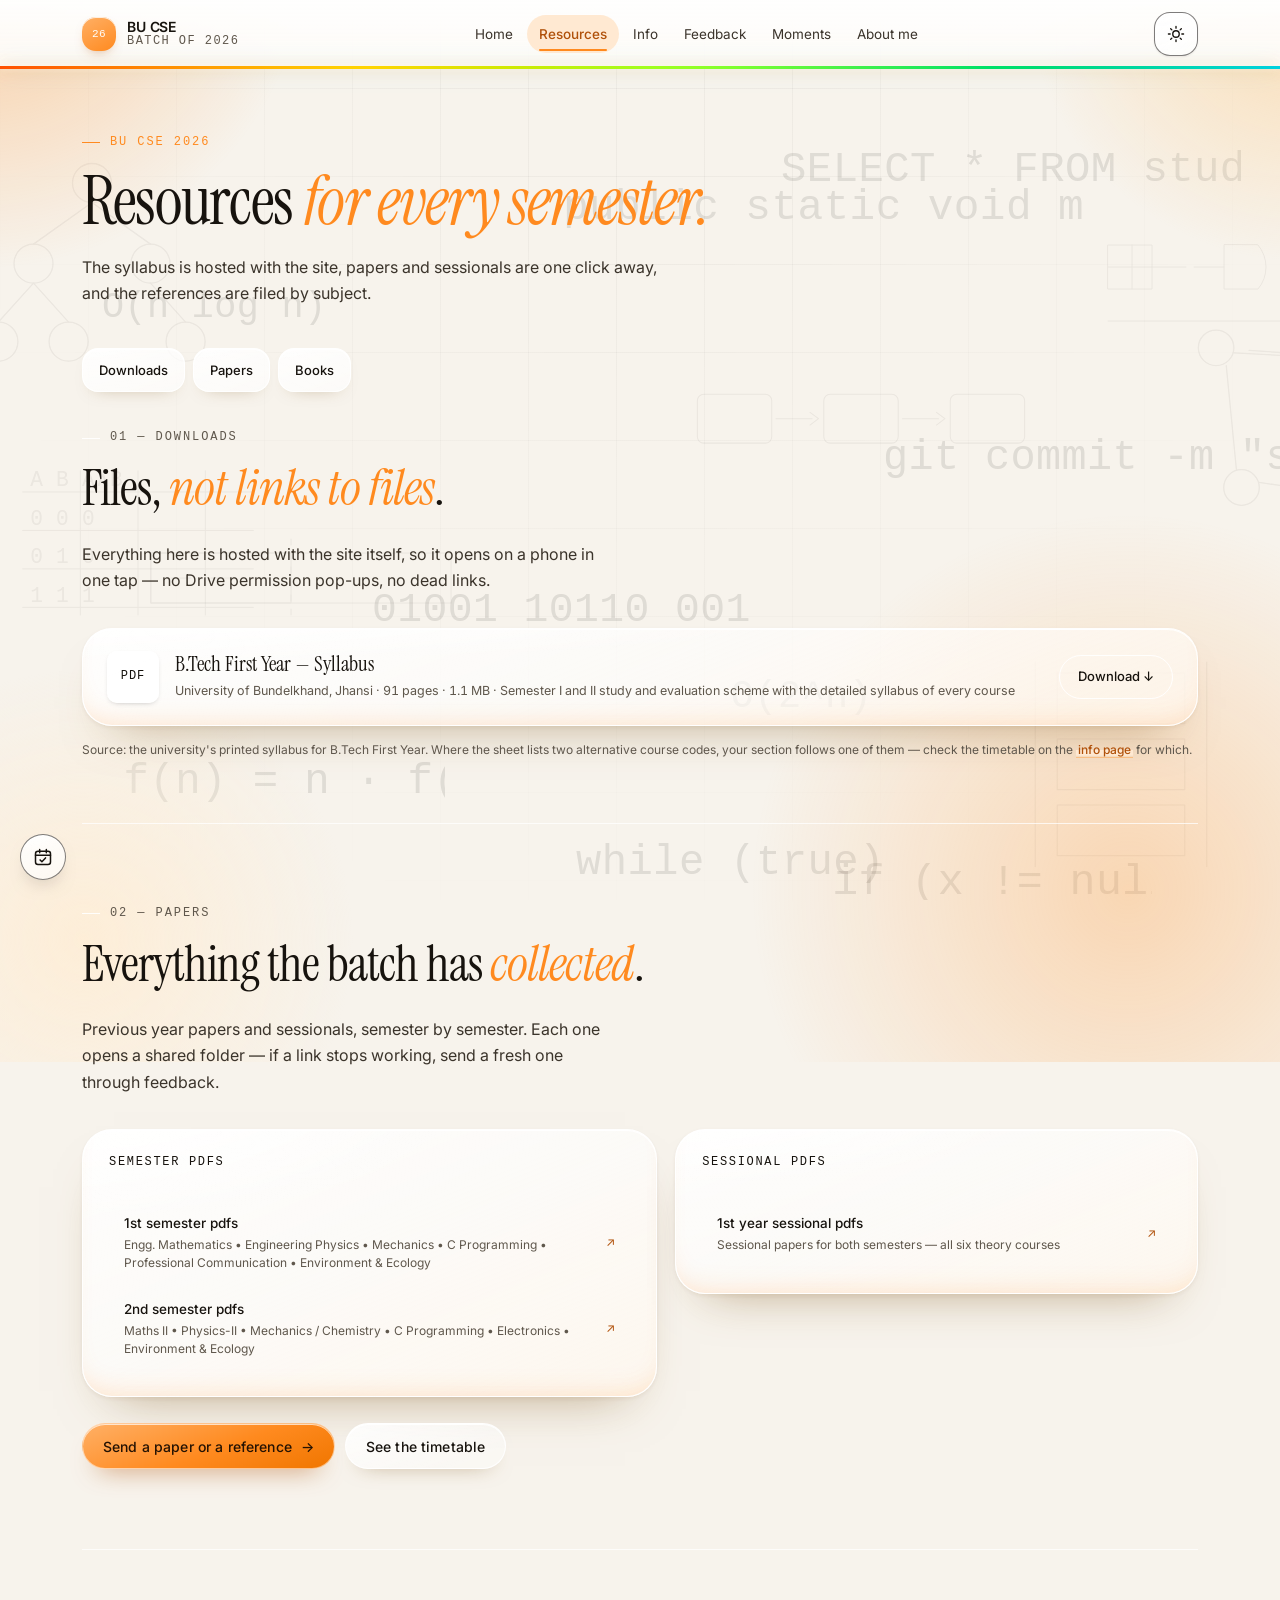
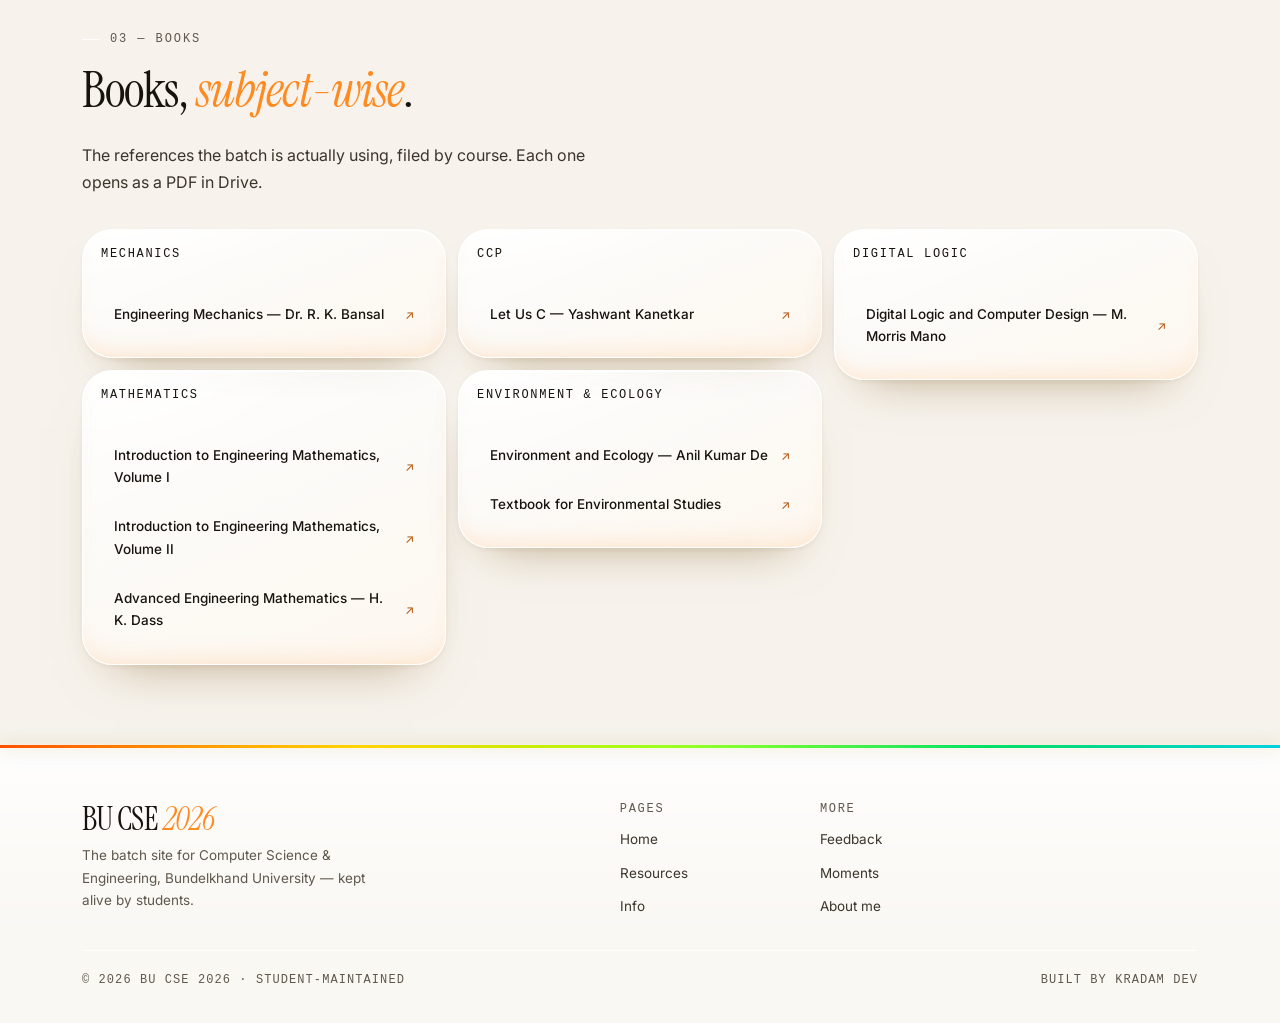
<file: resources.html>
<!DOCTYPE html>
<html lang="en" class="no-js">
<head>
<meta charset="utf-8">
<meta name="viewport" content="width=device-width, initial-scale=1">
<title>Resources — BU CSE 2026</title>
<meta name="description" content="Syllabus, previous year question papers, books and notes for the B.Tech CSE batch of 2026 at Bundelkhand University.">
<meta name="theme-color" content="#f7f5f0">
<meta property="og:title" content="Resources — BU CSE 2026">
<meta property="og:description" content="Syllabus, previous year question papers, books and notes for the B.Tech CSE batch of 2026 at Bundelkhand University.">
<meta property="og:type" content="website">
<link rel="icon" href="assets/favicon.svg" type="image/svg+xml">
<link rel="preconnect" href="https://fonts.googleapis.com">
<link rel="preconnect" href="https://fonts.gstatic.com" crossorigin>
<link href="https://fonts.googleapis.com/css2?family=Inter:wght@400;500;600&family=Instrument+Serif:ital@0;1&display=swap" rel="stylesheet">
<link rel="stylesheet" href="style.css">
<script>document.documentElement.classList.remove('no-js');</script>
<script>(function(){try{var t=localStorage.getItem("bu-theme");if(t!=="dark"&&t!=="light"){t=window.matchMedia("(prefers-color-scheme: dark)").matches?"dark":"light";}document.documentElement.setAttribute("data-theme",t);}catch(e){}})();</script>
</head>
<body>

<div class="bg-art" aria-hidden="true">
  <svg class="bg-art__shape art-text art-demorgan" viewBox="0 0 460 100"><text class="art-code" x="0" y="70">&#172;(A &#8743; B) &#8801; &#172;A &#8744; &#172;B</text></svg>
  <svg class="bg-art__shape art-text art-main" viewBox="0 0 560 100"><text class="art-code" x="0" y="70">public static void main(String[] args)</text></svg>
  <svg class="bg-art__shape art-text art-bigo" viewBox="0 0 300 100"><text class="art-code" x="0" y="70">O(n log n)</text></svg>
  <svg class="bg-art__shape art-text art-recur" viewBox="0 0 340 100"><text class="art-code" x="0" y="70">f(n) = n &#183; f(n&#8722;1)</text></svg>
  <svg class="bg-art__shape art-text art-binary" viewBox="0 0 420 100"><text class="art-code" x="0" y="70">01001 10110 00101 11010</text></svg>
  <svg class="bg-art__shape art-tree" viewBox="0 0 200 200"><circle cx="100" cy="30" r="15"/><circle cx="55" cy="92" r="15"/><circle cx="145" cy="92" r="15"/><circle cx="28" cy="152" r="15"/><circle cx="82" cy="152" r="15"/><circle cx="172" cy="152" r="15"/><path d="M100 45 55 77M100 45 145 77M55 107 28 137M55 107 82 137M145 107 172 137"/></svg>
  <svg class="bg-art__shape art-list" viewBox="0 0 320 120"><rect x="6" y="32" width="70" height="46" rx="6"/><rect x="125" y="32" width="70" height="46" rx="6"/><rect x="244" y="32" width="70" height="46" rx="6"/><path d="M80 55h34M112 49l8 6-8 6M199 55h34M231 49l8 6-8 6"/></svg>
  <svg class="bg-art__shape art-truth" viewBox="0 0 260 170"><path d="M10 34h240M10 74h240M10 114h240M10 154h240M70 12v150M130 12v150M200 12v150"/><text class="art-code art-code--sm" x="18" y="28">A B A&#8743;B</text><text class="art-code art-code--sm" x="18" y="68">0 0  0</text><text class="art-code art-code--sm" x="18" y="108">0 1  0</text><text class="art-code art-code--sm" x="18" y="148">1 1  1</text></svg>
  <svg class="bg-art__shape art-stack" viewBox="0 0 200 220"><path d="M42 30h116v46H42zM42 90h116v46H42zM42 150h116v46H42z"/><path d="M22 20v186M178 20v186"/></svg>

  <svg class="bg-art__shape art-text art-while" viewBox="0 0 360 100"><text class="art-code" x="0" y="70">while (true) { }</text></svg>
  <svg class="bg-art__shape art-text art-sql" viewBox="0 0 500 100"><text class="art-code" x="0" y="70">SELECT * FROM students;</text></svg>
  <svg class="bg-art__shape art-text art-git" viewBox="0 0 440 100"><text class="art-code" x="0" y="70">git commit -m "ship it"</text></svg>
  <svg class="bg-art__shape art-text art-exp" viewBox="0 0 260 100"><text class="art-code" x="0" y="70">O(2^n)</text></svg>
  <svg class="bg-art__shape art-text art-guard" viewBox="0 0 340 100"><text class="art-code" x="0" y="70">if (x != null)</text></svg>
  <svg class="bg-art__shape art-gates" viewBox="0 0 300 140"><path d="M20 20h44v44H20z"/><path d="M44 20v44M20 42h44"/><path d="M170 20a34 34 0 0 1 0 44h-34V20z"/><path d="M136 42h-30M20 96h250"/><path d="M64 42h34"/></svg>
  <svg class="bg-art__shape art-search" viewBox="0 0 320 120"><path d="M10 40h300M10 90h300M10 40v50M310 40v50"/><path d="M150 26v78" stroke-dasharray="6 8"/><rect x="10" y="40" width="140" height="50"/><path d="M30 65h20M70 65h20M110 65h20"/></svg>
  <svg class="bg-art__shape art-graph" viewBox="0 0 220 200"><circle cx="40" cy="40" r="14"/><circle cx="180" cy="50" r="14"/><circle cx="60" cy="150" r="14"/><circle cx="170" cy="160" r="14"/><path d="M54 44 166 50M48 54 56 136M74 146 156 158M176 64 172 146M180 50 66 42"/></svg>
  <svg class="bg-art__shape art-flow" viewBox="0 0 380 120"><rect x="6" y="34" width="90" height="50" rx="6"/><rect x="145" y="34" width="90" height="50" rx="6"/><rect x="284" y="34" width="90" height="50" rx="6"/><path d="M96 59h40M128 53l8 6-8 6M235 59h40M267 53l8 6-8 6"/></svg>
</div>

<a class="skip-link" href="#main" style="position:absolute;left:-9999px">Skip to content</a>

<header class="site-header">
  <div class="wrap header-inner">
    <a class="brand" href="index.html" aria-label="BU CSE 2026 — home">
      <span class="brand__mark" aria-hidden="true">26</span>
      <span class="brand__text">
        <span class="brand__name">BU CSE</span>
        <span class="brand__sub">Batch of 2026</span>
      </span>
    </a>

    <button class="nav-toggle" type="button" aria-expanded="false" aria-controls="site-nav" aria-label="Open menu">
      <span></span><span></span><span></span>
    </button>

    <nav class="nav" id="site-nav" aria-label="Primary">
      <a href="index.html">Home</a>
      <a href="resources.html">Resources</a>
      <a href="info.html">Info</a>
      <a href="feedback.html">Feedback</a>
      <a href="fun.html">Moments</a>
      <a href="about.html">About me</a>
    </nav>

    <button class="theme-toggle" type="button" data-theme-toggle aria-label="Switch to dark theme">
      <svg class="theme-toggle__sun" viewBox="0 0 20 20" fill="none" stroke="currentColor" stroke-width="1.5" stroke-linecap="round" aria-hidden="true">
        <circle cx="10" cy="10" r="3.6"/><path d="M10 1.6v1.9M10 16.5v1.9M1.6 10h1.9M16.5 10h1.9M4.1 4.1l1.3 1.3M14.6 14.6l1.3 1.3M15.9 4.1l-1.3 1.3M5.4 14.6l-1.3 1.3"/>
      </svg>
      <svg class="theme-toggle__moon" viewBox="0 0 20 20" fill="none" stroke="currentColor" stroke-width="1.5" stroke-linecap="round" stroke-linejoin="round" aria-hidden="true">
        <path d="M16.2 12.6A6.8 6.8 0 0 1 7.4 3.8 7.2 7.2 0 1 0 16.2 12.6z"/>
      </svg>
    </button>
  </div>
</header>

<main id="main">
  <section class="page-head">
    <div class="wrap reveal">
      <span class="eyebrow eyebrow--accent">BU CSE 2026</span>
      <h1>Resources <em>for every semester.</em></h1>
      <p class="lead">The syllabus is hosted with the site, papers and sessionals are one click away, and the references are filed by subject.</p>
    </div>
  </section>

  <div class="wrap">
    <nav class="section-nav" aria-label="Jump to a section">
      <a href="#downloads">Downloads</a>
      <a href="#papers">Papers</a>
      <a href="#books">Books</a>
    </nav>
    <section class="section section--plain" style="padding-top:8px" id="downloads">
      <div class="section__head reveal">
        <span class="eyebrow">01 — Downloads</span>
        <h2>Files, <em>not links to files</em>.</h2>
        <p class="lead">
          Everything here is hosted with the site itself, so it opens on a phone in one tap — no
          Drive permission pop-ups, no dead links.
        </p>
      </div>

      <div class="file-grid reveal">
        <a class="file-card" href="docs/syllabus-btech-first-year.pdf" download>
          <span class="file-card__icon" aria-hidden="true">PDF</span>
          <span class="file-card__body">
            <span class="file-card__title">B.Tech First Year — Syllabus</span>
            <span class="file-card__meta">
              University of Bundelkhand, Jhansi · 91 pages · 1.1 MB · Semester I and II study
              and evaluation scheme with the detailed syllabus of every course
            </span>
          </span>
          <span class="file-card__cta">Download ↓</span>
        </a>
      </div>

      <p class="panel__foot" style="border-top:0;margin-top:14px;padding-top:0">
        Source: the university's printed syllabus for B.Tech First Year. Where the sheet lists
        two alternative course codes, your section follows one of them — check the timetable on
        the <a class="inline-link" href="info.html">info page</a> for which.
      </p>
    </section>

    <section class="section" id="papers">
      <div class="section__head reveal">
        <span class="eyebrow">02 — Papers</span>
        <h2>Everything the batch has <em>collected</em>.</h2>
        <p class="lead">
          Previous year papers and sessionals, semester by semester. Each one opens a shared
          folder — if a link stops working, send a fresh one through feedback.
        </p>
      </div>

      <div class="info-panel reveal">
        <div class="panel">
          <div class="panel__head">
            <h3>Semester PDFs</h3>
          </div>
          <ul class="link-list">
            <li><a href="https://drive.google.com/drive/folders/1uVV077nq9AcartCeZSVr9sqRBcNCnvo0" target="_blank" rel="noopener"><span class="link-list__main">1st semester pdfs</span><span class="link-list__sub">Engg. Mathematics • Engineering Physics • Mechanics • C Programming • Professional Communication • Environment &amp; Ecology</span><span class="link-list__arrow" aria-hidden="true">↗</span></a></li>
            <li><a href="https://drive.google.com/drive/folders/1NcnKzlAlie0W9gl1nxgO8liyFyT6l_Cu" target="_blank" rel="noopener"><span class="link-list__main">2nd semester pdfs</span><span class="link-list__sub">Maths II • Physics-II • Mechanics / Chemistry • C Programming • Electronics • Environment &amp; Ecology</span><span class="link-list__arrow" aria-hidden="true">↗</span></a></li>
          </ul>
        </div>
        <div class="panel">
          <div class="panel__head">
            <h3>Sessional PDFs</h3>
          </div>
          <ul class="link-list">
            <li><a href="https://drive.google.com/drive/folders/1wLBKqVQ3loassiGxjhch03FIU78AsphC" target="_blank" rel="noopener"><span class="link-list__main">1st year sessional pdfs</span><span class="link-list__sub">Sessional papers for both semesters — all six theory courses</span><span class="link-list__arrow" aria-hidden="true">↗</span></a></li>
          </ul>
        </div>
      </div>

      <div class="stub__actions reveal" style="margin-top:22px">
        <a class="btn btn--accent" href="feedback.html">Send a paper or a reference <span class="arrow" aria-hidden="true">→</span></a>
        <a class="btn btn--ghost" href="info.html#timetable">See the timetable</a>
      </div>
    </section>

    <section class="section" id="books">
      <div class="section__head reveal">
        <span class="eyebrow">03 — Books</span>
        <h2>Books, <em>subject-wise</em>.</h2>
        <p class="lead">
          The references the batch is actually using, filed by course. Each one opens as a PDF
          in Drive.
        </p>
      </div>

      <div class="info-panel reveal">
        <div class="panel">
          <div class="panel__head">
            <h3>Mechanics</h3>
          </div>
          <ul class="link-list">
            <li><a href="https://drive.google.com/file/d/13h5Oulv13rpXet0fDEOOd7nGmFWHLy7G/view?usp=drive_link" target="_blank" rel="noopener"><span class="link-list__main">Engineering Mechanics — Dr. R. K. Bansal</span><span class="link-list__arrow" aria-hidden="true">↗</span></a></li>
          </ul>
        </div>
        <div class="panel">
          <div class="panel__head">
            <h3>Mathematics</h3>
          </div>
          <ul class="link-list">
            <li><a href="https://drive.google.com/file/d/17RKngrX9GJMTdSR2yQRk4hTlIBVtjV1A/view?usp=drive_link" target="_blank" rel="noopener"><span class="link-list__main">Introduction to Engineering Mathematics, Volume I</span><span class="link-list__arrow" aria-hidden="true">↗</span></a></li>
            <li><a href="https://drive.google.com/file/d/19y6wG7Iog6i9nU2NOd7wVB2G-VnYoRud/view?usp=drive_link" target="_blank" rel="noopener"><span class="link-list__main">Introduction to Engineering Mathematics, Volume II</span><span class="link-list__arrow" aria-hidden="true">↗</span></a></li>
            <li><a href="https://drive.google.com/file/d/186Wc9Ju9CctPytw_530KbSw3K4KsbkCz/view?usp=drive_link" target="_blank" rel="noopener"><span class="link-list__main">Advanced Engineering Mathematics — H. K. Dass</span><span class="link-list__arrow" aria-hidden="true">↗</span></a></li>
          </ul>
        </div>
        <div class="panel">
          <div class="panel__head">
            <h3>CCP</h3>
          </div>
          <ul class="link-list">
            <li><a href="https://drive.google.com/file/d/1PifNAMJIAr-EAETStfk13z-xBISQtl7I/view?usp=drive_link" target="_blank" rel="noopener"><span class="link-list__main">Let Us C — Yashwant Kanetkar</span><span class="link-list__arrow" aria-hidden="true">↗</span></a></li>
          </ul>
        </div>
        <div class="panel">
          <div class="panel__head">
            <h3>Environment &amp; Ecology</h3>
          </div>
          <ul class="link-list">
            <li><a href="https://drive.google.com/file/d/18wQeXaz5s84UcIAwZGTQ0BTwMC6WALrb/view?usp=drive_link" target="_blank" rel="noopener"><span class="link-list__main">Environment and Ecology — Anil Kumar De</span><span class="link-list__arrow" aria-hidden="true">↗</span></a></li>
            <li><a href="https://drive.google.com/file/d/1Xa-aZKyxFZjcd060GV-NiwKxDU1joYQa/view?usp=drive_link" target="_blank" rel="noopener"><span class="link-list__main">Textbook for Environmental Studies</span><span class="link-list__arrow" aria-hidden="true">↗</span></a></li>
          </ul>
        </div>
        <div class="panel">
          <div class="panel__head">
            <h3>Digital Logic</h3>
          </div>
          <ul class="link-list">
            <li><a href="https://drive.google.com/file/d/1cmOvzJQWJ0NqkfbYcYfMQWh5IdaqhdvJ/view?usp=drive_link" target="_blank" rel="noopener"><span class="link-list__main">Digital Logic and Computer Design — M. Morris Mano</span><span class="link-list__arrow" aria-hidden="true">↗</span></a></li>
          </ul>
        </div>
      </div>
    </section>
  </div>

</main>

<footer class="site-footer">
  <div class="wrap">
    <div class="footer-top">
      <div class="footer-brand">
        <h2>BU CSE <em style="font-style:italic;color:var(--accent)">2026</em></h2>
        <p>The batch site for Computer Science &amp; Engineering, Bundelkhand University — kept alive by students.</p>
      </div>

      <div class="footer-links">
        <div>
          <h3>Pages</h3>
          <ul>
            <li><a href="index.html">Home</a></li>
            <li><a href="resources.html">Resources</a></li>
            <li><a href="info.html">Info</a></li>
          </ul>
        </div>
        <div>
          <h3>More</h3>
          <ul>
            <li><a href="feedback.html">Feedback</a></li>
            <li><a href="fun.html">Moments</a></li>
            <li><a href="about.html">About me</a></li>
          </ul>
        </div>
      </div>
    </div>

    <div class="footer-bottom">
      <span>© <span data-year>2026</span> BU CSE 2026 · Student-maintained</span>
      <span>Built by <a href="https://kradam-portfolio.netlify.app/" target="_blank" rel="noopener">Kradam Dev</a></span>
    </div>
  </div>
</footer>

<nav class="bottom-nav" aria-label="Primary, mobile">
    <a href="index.html">
      <svg viewBox="0 0 20 20" fill="none" stroke="currentColor" stroke-width="1.5" stroke-linecap="round" stroke-linejoin="round" aria-hidden="true"><path d="M3 10.4 10 4l7 6.4V17a1 1 0 0 1-1 1h-4v-5.2H8V18H4a1 1 0 0 1-1-1z"/></svg>
      <span>Home</span>
    </a>
    <a href="resources.html">
      <svg viewBox="0 0 20 20" fill="none" stroke="currentColor" stroke-width="1.5" stroke-linecap="round" stroke-linejoin="round" aria-hidden="true"><path d="M4 4.6A1.6 1.6 0 0 1 5.6 3H16v14H5.6A1.6 1.6 0 0 0 4 18.6z"/><path d="M4 4.6v14"/></svg>
      <span>Resources</span>
    </a>
    <a href="info.html">
      <svg viewBox="0 0 20 20" fill="none" stroke="currentColor" stroke-width="1.5" stroke-linecap="round" stroke-linejoin="round" aria-hidden="true"><circle cx="10" cy="10" r="7.4"/><path d="M10 9.2v5"/><path d="M10 6.4h.01"/></svg>
      <span>Info</span>
    </a>
    <a href="feedback.html">
      <svg viewBox="0 0 20 20" fill="none" stroke="currentColor" stroke-width="1.5" stroke-linecap="round" stroke-linejoin="round" aria-hidden="true"><path d="M17 12.4a2 2 0 0 1-2 2H8l-3.4 2.9V5a2 2 0 0 1 2-2H15a2 2 0 0 1 2 2z"/></svg>
      <span>Feedback</span>
    </a>
    <a href="fun.html">
      <svg viewBox="0 0 20 20" fill="none" stroke="currentColor" stroke-width="1.5" stroke-linecap="round" stroke-linejoin="round" aria-hidden="true"><rect x="3" y="4.2" width="14" height="11.6" rx="2.2"/><circle cx="7.2" cy="8.2" r="1.2"/><path d="m4 14.6 3.6-3.4 2.4 2.2 2.5-2 3.5 3.4"/></svg>
      <span>Moments</span>
    </a>
</nav>

<script src="script.js" defer></script>
</body>
</html>
</file>
<file: style.css>
/* ==========================================================================
   BU CSE 2026 — batch site
   Light minimal: warm paper, ink text, one electric indigo accent.
   ========================================================================== */

/* --- Tokens --------------------------------------------------------------- */
:root {
  --paper: #f7f5f0;
  --paper-2: #fffefb;
  --ink: #141210;
  --ink-2: #403a33;
  --muted: #57534e;
  --line: #e4e0d6;
  --line-strong: #cfc9bc;
  --accent: #ff9933;
  --accent-ink: #b45309;
  --accent-soft: #fff2e1;

  --radius: 14px;
  --radius-lg: 22px;
  --shadow-sm: 0 1px 2px rgba(20, 18, 16, 0.04);
  --shadow: 0 1px 2px rgba(20, 18, 16, 0.04), 0 14px 34px -16px rgba(20, 18, 16, 0.14);

  --max: 1180px;
  --gutter: 20px;

  --sans: "Inter", system-ui, -apple-system, "Segoe UI", Roboto, Arial, sans-serif;
  --serif: "Instrument Serif", "Iowan Old Style", Georgia, "Times New Roman", serif;
  --mono: ui-monospace, SFMono-Regular, "SF Mono", Menlo, Consolas, monospace;
}

/* --- Reset ---------------------------------------------------------------- */
*,
*::before,
*::after { box-sizing: border-box; }

html {
  -webkit-text-size-adjust: 100%;
  scroll-behavior: smooth;
  /* anchors land tight; each section's own top padding supplies the gap */
  scroll-padding-top: 5px;
}

body {
  margin: 0;
  background-color: var(--paper);
  color: var(--ink);
  font-family: var(--sans);
  font-size: 16px;
  line-height: 1.65;
  -webkit-font-smoothing: antialiased;
  overflow-x: hidden;
}

/* faint grid texture */
body::before {
  content: "";
  position: fixed;
  inset: 0;
  pointer-events: none;
  z-index: 0;
  background-image:
    linear-gradient(to right, rgba(20, 18, 16, 0.035) 1px, transparent 1px),
    linear-gradient(to bottom, rgba(20, 18, 16, 0.035) 1px, transparent 1px);
  background-size: 88px 88px;
  mask-image: radial-gradient(ellipse at 50% 0%, #000 20%, transparent 78%);
  -webkit-mask-image: radial-gradient(ellipse at 50% 0%, #000 20%, transparent 78%);
}

img,
svg { display: block; max-width: 100%; }

h1, h2, h3, h4 {
  margin: 0;
  font-weight: 400;
  letter-spacing: -0.01em;
  line-height: 1.06;
  text-wrap: balance;
}

p { margin: 0; }
ul, ol { margin: 0; padding: 0; list-style: none; }

a { color: inherit; text-decoration: none; }

:focus-visible {
  outline: 2px solid var(--accent);
  outline-offset: 3px;
  border-radius: 4px;
}

::selection { background: var(--accent); color: var(--ink); }

/* --- Layout helpers ------------------------------------------------------- */
.wrap {
  position: relative;
  z-index: 1;
  width: 100%;
  max-width: var(--max);
  margin-inline: auto;
  padding-inline: var(--gutter);
}

.eyebrow {
  display: inline-flex;
  align-items: center;
  gap: 10px;
  font-family: var(--mono);
  font-size: 12px;
  letter-spacing: 0.16em;
  text-transform: uppercase;
  color: var(--muted);
}

.eyebrow::before {
  content: "";
  width: 18px;
  height: 1px;
  background: var(--line-strong);
}

.eyebrow--accent { color: var(--accent); }
.eyebrow--accent::before { background: var(--accent); }

.serif { font-family: var(--serif); font-weight: 400; }
.serif em { font-style: italic; }

.lead {
  color: var(--ink-2);
  font-size: 1rem;
  max-width: 58ch;
}

/* inline highlighted link — used for plain-text URLs in body copy */
.inline-link {
  color: var(--accent-ink);
  font-weight: 500;
  padding: 0 2px;
  border-bottom: 1px solid rgba(255, 153, 51, 0.45);
  background-image: linear-gradient(var(--accent-soft), var(--accent-soft));
  background-repeat: no-repeat;
  background-position: 0 88%;
  background-size: 100% 38%;
  transition: background-size 0.2s ease, color 0.16s ease, border-color 0.16s ease;
}

.inline-link:hover,
.inline-link:focus-visible {
  color: var(--accent-ink);
  border-color: var(--accent);
  background-position: 0 0;
  background-size: 100% 100%;
}

/* --- Buttons -------------------------------------------------------------- */
.btn {
  display: inline-flex;
  align-items: center;
  justify-content: center;
  gap: 9px;
  min-height: 46px;
  padding: 0 20px;
  border: 1px solid transparent;
  border-radius: 999px;
  background: var(--ink);
  color: var(--paper-2);
  font-family: var(--sans);
  font-size: 14px;
  font-weight: 500;
  letter-spacing: 0.01em;
  cursor: pointer;
  transition: transform 0.18s ease, background-color 0.18s ease, color 0.18s ease,
    border-color 0.18s ease, box-shadow 0.18s ease;
}

.btn:hover { transform: translateY(-2px); box-shadow: var(--shadow); }
.btn:active { transform: translateY(0); }

.btn--accent { background: var(--accent); color: var(--ink); }
.btn--accent:hover { background: #ffab57; }

.btn--ghost {
  background: transparent;
  color: var(--ink);
  border-color: var(--line-strong);
}
.btn--ghost:hover { border-color: var(--ink); background: rgba(20, 18, 16, 0.03); }

.btn--sm { min-height: 44px; padding: 0 16px; font-size: 13px; }

.btn .arrow { transition: transform 0.18s ease; }
.btn:hover .arrow { transform: translateX(3px); }

/* --- Header --------------------------------------------------------------- */
.site-header {
  position: sticky;
  top: 0;
  z-index: 50;
  background: rgba(247, 245, 240, 0.82);
  backdrop-filter: saturate(140%) blur(12px);
  -webkit-backdrop-filter: saturate(140%) blur(12px);
  border-bottom: 1px solid var(--line);
}

.header-inner {
  display: flex;
  align-items: center;
  justify-content: space-between;
  gap: 16px;
  min-height: 68px;
}

.brand {
  display: inline-flex;
  align-items: center;
  gap: 11px;
  flex-shrink: 0;
}

.brand__mark {
  display: grid;
  place-items: center;
  width: 34px;
  height: 34px;
  border-radius: 9px;
  background: var(--ink);
  color: var(--paper-2);
  font-family: var(--mono);
  font-size: 11px;
  letter-spacing: 0.04em;
}

.brand__text {
  display: flex;
  flex-direction: column;
  line-height: 1.15;
}

.brand__name {
  font-size: 14px;
  font-weight: 600;
  letter-spacing: -0.01em;
}

.brand__sub {
  font-family: var(--mono);
  font-size: 12px;
  letter-spacing: 0.12em;
  text-transform: uppercase;
  color: var(--muted);
}

.nav {
  display: flex;
  align-items: center;
  gap: 2px;
}

.nav a {
  position: relative;
  padding: 8px 12px;
  border-radius: 999px;
  font-size: 13.5px;
  color: var(--ink-2);
  transition: color 0.16s ease, background-color 0.16s ease;
}

.nav a:hover { color: var(--ink); background: rgba(20, 18, 16, 0.045); }

.nav a[aria-current="page"] {
  color: var(--accent-ink);
  font-weight: 500;
}

.nav a[aria-current="page"]::after {
  content: "";
  position: absolute;
  left: 12px;
  right: 12px;
  bottom: 2px;
  height: 2px;
  border-radius: 2px;
  background: var(--accent);
}

.nav-toggle {
  display: none;
  align-items: center;
  justify-content: center;
  width: 44px;
  height: 44px;
  padding: 0;
  border: 1px solid var(--line-strong);
  border-radius: 10px;
  background: transparent;
  color: var(--ink);
  cursor: pointer;
}

.nav-toggle span {
  display: block;
  width: 17px;
  height: 1.5px;
  background: currentColor;
  transition: transform 0.2s ease, opacity 0.2s ease;
}

.nav-toggle span + span { margin-top: 4px; }

.nav-toggle[aria-expanded="true"] span:nth-child(1) { transform: translateY(5.5px) rotate(45deg); }
.nav-toggle[aria-expanded="true"] span:nth-child(2) { opacity: 0; }
.nav-toggle[aria-expanded="true"] span:nth-child(3) { transform: translateY(-5.5px) rotate(-45deg); }

/* --- Hero ----------------------------------------------------------------- */
.hero {
  position: relative;
  padding: 32px 0 44px;
}

.hero__grid {
  display: grid;
  gap: 40px;
}

.hero h1 {
  margin: 14px 0 0;
  font-family: var(--serif);
  font-size: clamp(2.6rem, 9.5vw, 5.4rem);
  line-height: 0.96;
  letter-spacing: -0.02em;
}

.hero h1 .line { display: block; }
.hero h1 em {
  font-style: italic;
  color: var(--accent);
}

.hero__lead {
  margin-top: 18px;
  max-width: 46ch;
  color: var(--ink-2);
  font-size: 1.02rem;
}

.hero__actions {
  display: flex;
  flex-wrap: wrap;
  gap: 10px;
  margin-top: 28px;
}

.hero-aside {
  display: grid;
  gap: 18px;
  align-content: start;
}

.hero__meta {
  display: flex;
  flex-wrap: wrap;
  gap: 6px 14px;
  margin-top: 0;
  padding-top: 0;
  border-top: 0;
  font-family: var(--mono);
  font-size: 12px;
  letter-spacing: 0.1em;
  text-transform: uppercase;
  color: var(--muted);
}

.hero__meta span { display: inline-flex; align-items: center; gap: 8px; }
.hero__meta span::before {
  content: "";
  width: 5px;
  height: 5px;
  border-radius: 50%;
  background: var(--accent);
}

/* hero card */
.hero-card {
  position: relative;
  padding: 22px;
  border: 1px solid var(--line);
  border-radius: var(--radius-lg);
  background: var(--paper-2);
  box-shadow: var(--shadow);
}

.hero-card__uni {
  display: flex;
  align-items: center;
  gap: 12px;
  padding-bottom: 16px;
  margin-bottom: 16px;
  border-bottom: 1px solid var(--line);
}

.hero-card__logo {
  width: 46px;
  height: 46px;
  flex-shrink: 0;
  object-fit: contain;
}

.hero-card__uni-text { display: grid; gap: 3px; min-width: 0; }

.hero-card__uni-name {
  font-size: 13.5px;
  font-weight: 600;
  letter-spacing: -0.01em;
  line-height: 1.2;
}

.hero-card__uni-place {
  font-family: var(--mono);
  font-size: 12px;
  letter-spacing: 0.08em;
  text-transform: uppercase;
  color: var(--muted);
  line-height: 1.4;
}

.hero-card__top {
  display: flex;
  align-items: flex-start;
  justify-content: space-between;
  gap: 14px;
  padding-bottom: 16px;
  border-bottom: 1px solid var(--line);
}

.clock-line {
  display: flex;
  flex-wrap: wrap;
  align-items: baseline;
  gap: 4px 10px;
}

.clock__date {
  font-family: var(--mono);
  font-size: 13px;
  letter-spacing: 0.04em;
  color: var(--muted);
  white-space: nowrap;
}

.clock {
  font-family: var(--mono);
  font-variant-numeric: tabular-nums;
  font-size: clamp(1.9rem, 8vw, 2.6rem);
  letter-spacing: -0.03em;
  line-height: 1;
  font-variant-numeric: tabular-nums;
}

.clock__zone {
  display: block;
  margin-top: 8px;
  font-family: var(--mono);
  font-size: 12px;
  letter-spacing: 0.16em;
  text-transform: uppercase;
  color: var(--muted);
}

.badge-2026 {
  display: grid;
  place-items: center;
  width: 66px;
  height: 66px;
  flex-shrink: 0;
  border-radius: 50%;
  background: var(--accent);
  color: var(--ink);
  font-family: var(--mono);
  font-size: 12px;
  letter-spacing: 0.06em;
  transform: rotate(9deg);
  box-shadow: 0 10px 24px -12px rgba(255, 153, 51, 0.6);
}

.hero-card__stats {
  display: grid;
  grid-template-columns: repeat(2, 1fr);
  gap: 1px;
  margin-top: 4px;
  background: var(--line);
  border-radius: 10px;
  overflow: hidden;
}

.stat {
  padding: 16px 14px;
  background: var(--paper-2);
}

.stat__num {
  font-family: var(--serif);
  font-variant-numeric: tabular-nums;
  font-size: 1.85rem;
  line-height: 1;
  letter-spacing: -0.01em;
}

.stat__label {
  margin-top: 6px;
  font-family: var(--mono);
  font-size: 12px;
  letter-spacing: 0.13em;
  text-transform: uppercase;
  color: var(--muted);
}

.hero-card__note {
  margin-top: 14px;
  font-size: 12.5px;
  color: var(--muted);
  line-height: 1.5;
}

/* --- Marquee -------------------------------------------------------------- */
.marquee {
  position: relative;
  z-index: 1;
  overflow: hidden;
  border-block: 1px solid var(--line);
  background: var(--paper-2);
  padding: 13px 0;
}

.marquee__track {
  display: flex;
  width: max-content;
  animation: slide 42s linear infinite;
}

.marquee:hover .marquee__track { animation-play-state: paused; }

.marquee__group {
  display: flex;
  align-items: center;
  gap: 0;
  flex-shrink: 0;
}

.marquee__group span {
  display: inline-flex;
  align-items: center;
  gap: 26px;
  padding-right: 26px;
  font-family: var(--mono);
  font-size: 12px;
  letter-spacing: 0.14em;
  text-transform: uppercase;
  color: var(--ink-2);
  white-space: nowrap;
}

.marquee__group span::after {
  content: "✳";
  color: var(--accent-ink);
  font-size: 10px;
}

@keyframes slide {
  from { transform: translateX(0); }
  to { transform: translateX(-50%); }
}

/* --- Sections ------------------------------------------------------------- */
.section {
  position: relative;
  padding: 62px 0;
  border-top: 1px solid var(--line);
}

.section--plain { border-top: 0; }

.section__head {
  display: grid;
  gap: 14px;
  margin-bottom: 34px;
}

.section__head h2 {
  font-family: var(--serif);
  font-size: clamp(2rem, 6.5vw, 3.1rem);
  letter-spacing: -0.02em;
}

.section__head h2 em { font-style: italic; color: var(--accent); }

.section__head .lead { max-width: 52ch; }

.section__head--split {
  grid-template-columns: 1fr;
  align-items: end;
}

/* --- Inside grid (4 cards) ------------------------------------------------ */
.inside-grid {
  display: grid;
  gap: 14px;
  grid-template-columns: 1fr;
}

.inside-card {
  position: relative;
  display: flex;
  flex-direction: column;
  gap: 14px;
  padding: 22px;
  border: 1px solid var(--line);
  border-radius: var(--radius);
  background: var(--paper-2);
  overflow: hidden;
  transition: border-color 0.2s ease, transform 0.2s ease, box-shadow 0.2s ease;
}

.inside-card::after {
  content: "";
  position: absolute;
  inset: auto -30% -60% auto;
  width: 180px;
  height: 180px;
  border-radius: 50%;
  background: var(--accent-soft);
  opacity: 0;
  transition: opacity 0.25s ease, transform 0.25s ease;
  transform: translateY(14px);
}

.inside-card:hover {
  border-color: var(--line-strong);
  transform: translateY(-3px);
  box-shadow: var(--shadow);
}

.inside-card:hover::after { opacity: 1; transform: translateY(0); }

.inside-card > * { position: relative; z-index: 1; }

.inside-card__top {
  display: flex;
  align-items: center;
  justify-content: space-between;
  gap: 12px;
}

.inside-card__num {
  font-family: var(--mono);
  font-size: 12px;
  letter-spacing: 0.14em;
  color: var(--muted);
}

.inside-card__icon {
  display: grid;
  place-items: center;
  width: 38px;
  height: 38px;
  border-radius: 10px;
  background: var(--paper);
  border: 1px solid var(--line);
  color: var(--accent-ink);
}

.inside-card h3 {
  font-family: var(--serif);
  font-size: 1.65rem;
  letter-spacing: -0.01em;
}

.inside-card p {
  font-size: 14px;
  color: var(--ink-2);
  line-height: 1.6;
}

.tag-row {
  display: flex;
  flex-wrap: wrap;
  gap: 6px;
  margin-top: auto;
}

.tag {
  padding: 4px 9px;
  border: 1px solid var(--line);
  border-radius: 999px;
  font-family: var(--mono);
  font-size: 12px;
  letter-spacing: 0.08em;
  text-transform: uppercase;
  color: var(--muted);
  background: var(--paper);
}

.inside-card__link {
  display: inline-flex;
  align-items: center;
  gap: 7px;
  font-size: 13px;
  font-weight: 500;
  color: var(--accent-ink);
  margin-top: 4px;
}

.inside-card__link .arrow { transition: transform 0.18s ease; }
.inside-card:hover .inside-card__link .arrow { transform: translateX(4px); }

/* --- Info preview --------------------------------------------------------- */
.info-panel {
  display: grid;
  gap: 14px;
  align-items: start;
}

.panel {
  padding: 20px;
  border: 1px solid var(--line);
  border-radius: var(--radius);
  background: var(--paper-2);
}

.panel__head {
  display: flex;
  align-items: baseline;
  justify-content: space-between;
  gap: 12px;
  margin-bottom: 16px;
}

.panel__head h3 {
  font-family: var(--mono);
  font-size: 12px;
  letter-spacing: 0.14em;
  text-transform: uppercase;
  color: var(--ink);
}

.panel__note {
  font-family: var(--mono);
  font-size: 12px;
  letter-spacing: 0.1em;
  text-transform: uppercase;
  color: var(--accent-ink);
}

.timetable {
  width: 100%;
  border-collapse: collapse;
  font-size: 13px;
}

.timetable th {
  text-align: left;
  padding: 0 0 10px;
  font-family: var(--mono);
  font-size: 12px;
  font-weight: 400;
  letter-spacing: 0.12em;
  text-transform: uppercase;
  color: var(--muted);
  border-bottom: 1px solid var(--line);
}

.timetable td {
  padding: 10px 0;
  border-bottom: 1px solid var(--line);
  vertical-align: top;
  color: var(--ink-2);
}

.timetable tr:last-child td { border-bottom: 0; }

.timetable td:first-child {
  font-family: var(--mono);
  font-size: 11.5px;
  color: var(--ink);
  white-space: nowrap;
  padding-right: 14px;
}

/* --- Timetable grid ------------------------------------------------------- */
.table-scroll {
  overflow-x: auto;
  -webkit-overflow-scrolling: touch;
  margin: 0 -2px;
  padding: 2px 2px 6px;
}

.timetable--grid {
  width: 100%;
  min-width: 560px;
  font-variant-numeric: tabular-nums;
  border-collapse: collapse;
  font-size: 12.5px;
}

.timetable--grid caption {
  caption-side: bottom;
  text-align: left;
  padding-top: 10px;
  font-family: var(--mono);
  font-size: 10px;
  letter-spacing: 0.08em;
  text-transform: uppercase;
  color: var(--muted);
}

.timetable--grid th,
.timetable--grid td {
  border: 1px solid var(--line);
  padding: 8px 9px;
  text-align: left;
  vertical-align: top;
}

.timetable--grid thead th {
  background: var(--paper);
  font-family: var(--mono);
  font-weight: 400;
  font-size: 12px;
  letter-spacing: 0.08em;
  text-transform: uppercase;
  color: var(--muted);
  white-space: nowrap;
}

.timetable--grid thead th b {
  display: block;
  margin-bottom: 2px;
  font-size: 12px;
  font-weight: 600;
  color: var(--ink);
  letter-spacing: 0.1em;
}

.timetable--grid tbody th {
  position: sticky;
  left: 0;
  z-index: 1;
  width: 54px;
  background: var(--paper);
  font-family: var(--mono);
  font-size: 12px;
  font-weight: 500;
  letter-spacing: 0.1em;
  text-transform: uppercase;
  color: var(--ink);
}

.timetable--grid td.is-lab { background: #fffaf2; }

.timetable--grid td.is-empty {
  background-image: repeating-linear-gradient(135deg, rgba(20, 18, 16, 0.045) 0 1px, transparent 1px 8px);
}

.tt-code {
  display: block;
  font-variant-numeric: tabular-nums;
  font-family: var(--mono);
  font-size: 12px;
  letter-spacing: 0.04em;
  color: var(--accent-ink);
}

.tt-name {
  display: block;
  margin-top: 3px;
  font-size: 13px;
  line-height: 1.35;
  color: var(--ink);
}

.tt-entry { display: block; }

.tt-entry + .tt-entry {
  margin-top: 9px;
  padding-top: 9px;
  border-top: 1px dashed var(--line-strong);
}

.tt-fac {
  display: block;
  margin-top: 3px;
  font-size: 12px;
  line-height: 1.35;
  color: var(--muted);
}

.panel__link {
  display: inline-flex;
  align-items: center;
  min-height: 44px;
  font-family: var(--mono);
  font-size: 10px;
  letter-spacing: 0.1em;
  text-transform: uppercase;
  color: var(--accent-ink);
  border-bottom: 1px solid transparent;
  transition: border-color 0.16s ease;
}

.panel__link:hover { border-color: var(--accent); }

.panel__foot {
  margin-top: 14px;
  padding-top: 12px;
  border-top: 1px solid var(--line);
  font-size: 12px;
  line-height: 1.6;
  color: var(--muted);
}

/* --- Subject legend ------------------------------------------------------- */
.legend {
  display: grid;
  gap: 1px;
  background: var(--line);
  border-radius: 9px;
  overflow: hidden;
}

.legend > div {
  display: flex;
  flex-wrap: wrap;
  align-items: baseline;
  justify-content: space-between;
  gap: 4px 12px;
  padding: 9px 11px;
  background: var(--paper-2);
  font-size: 12.5px;
  color: var(--ink);
}

.legend code {
  font-family: var(--mono);
  font-size: 12px;
  letter-spacing: 0.04em;
  color: var(--accent-ink);
  margin-right: 6px;
}

.legend__fac {
  font-size: 11.5px;
  color: var(--muted);
}

.search-field {
  display: flex;
  align-items: center;
  gap: 8px;
  padding: 0 12px;
  height: 44px;
  margin-bottom: 12px;
  border: 1px solid var(--line);
  border-radius: 9px;
  background: var(--paper);
  color: var(--muted);
  transition: border-color 0.16s ease;
}

.search-field:focus-within { border-color: var(--accent); }

.search-field input {
  flex: 1;
  min-width: 0;
  border: 0;
  background: transparent;
  font-family: var(--sans);
  font-size: 13px;
  color: var(--ink);
  outline: none;
}

.search-field input::placeholder { color: var(--muted); }

.student-list {
  display: grid;
  gap: 1px;
  background: var(--line);
  border-radius: 9px;
  overflow: hidden;
  max-height: 340px;
  overflow-y: auto;
}

.student-list li {
  display: flex;
  align-items: center;
  justify-content: flex-start;
  gap: 12px;
  padding: 10px 12px;
  background: var(--paper-2);
  font-size: 13px;
}

.student-list li .roll {
  font-family: var(--mono);
  font-variant-numeric: tabular-nums;
  font-size: 12px;
  letter-spacing: 0.06em;
  color: var(--muted);
}

.student-list li .sname {
  display: inline-flex;
  align-items: center;
  gap: 7px;
  min-width: 0;
}

.badge-cr {
  padding: 1px 6px;
  border-radius: 999px;
  background: var(--accent-soft);
  color: var(--accent-ink);
  font-family: var(--mono);
  font-size: 12px;
  letter-spacing: 0.1em;
  text-transform: uppercase;
  line-height: 1.6;
}

/* full-width variant used on the Info page */
.student-list--wide {
  max-height: none;
  overflow: visible;
  grid-template-columns: 1fr;
}

@media (min-width: 620px) {
  .student-list--wide { grid-template-columns: repeat(2, minmax(0, 1fr)); }
}

@media (min-width: 900px) {
  .student-list--wide { grid-template-columns: repeat(3, minmax(0, 1fr)); }
}

.student-list li.is-hidden { display: none; }

.student-list__empty {
  padding: 14px 12px;
  background: var(--paper-2);
  font-size: 13px;
  color: var(--muted);
}

/* --- Feedback ------------------------------------------------------------- */
.feedback-panel {
  display: grid;
  gap: 24px;
  align-items: stretch;
  padding: 24px;
  border: 1px solid var(--line);
  border-radius: var(--radius-lg);
  background: var(--paper-2);
  box-shadow: var(--shadow-sm);
}

.form {
  display: grid;
  gap: 14px;
  height: 100%;
  grid-template-rows: auto 1fr auto;
}

.field--grow {
  display: grid;
  grid-template-rows: auto 1fr;
  min-height: 0;
}

.field--grow textarea {
  height: 100%;
  min-height: 148px;
}

.field { display: grid; gap: 6px; }

.field label {
  font-family: var(--mono);
  font-size: 12px;
  letter-spacing: 0.13em;
  text-transform: uppercase;
  color: var(--muted);
}

.field input,
.field textarea,
.field select {
  width: 100%;
  padding: 11px 13px;
  border: 1px solid var(--line);
  border-radius: 9px;
  background: var(--paper);
  color: var(--ink);
  font-family: var(--sans);
  font-size: 14px;
  line-height: 1.5;
  transition: border-color 0.16s ease, background-color 0.16s ease;
}

.field textarea { resize: vertical; min-height: 104px; }

.field input:focus,
.field textarea:focus,
.field select:focus {
  outline: none;
  border-color: var(--accent);
  background: var(--paper-2);
  box-shadow: 0 0 0 3px rgba(255, 153, 51, 0.16);
}

.field-row {
  display: grid;
  gap: 14px;
  grid-template-columns: 1fr;
}

.form__foot {
  display: flex;
  flex-wrap: wrap;
  align-items: center;
  justify-content: space-between;
  gap: 12px;
  margin-top: 2px;
}

.form__hint {
  font-size: 12px;
  color: var(--muted);
  max-width: 34ch;
}

.feedback-aside {
  display: grid;
  gap: 16px;
  align-content: start;
}

.feedback-aside h3 {
  font-family: var(--serif);
  font-size: 1.6rem;
}

.checklist { display: grid; gap: 9px; }

.checklist li {
  display: grid;
  grid-template-columns: auto 1fr;
  gap: 9px;
  font-size: 13.5px;
  color: var(--ink-2);
}

.checklist li::before {
  content: "→";
  color: var(--accent-ink);
  font-size: 12px;
  line-height: 1.6;
}

/* --- About ---------------------------------------------------------------- */
.about-grid {
  display: grid;
  gap: 28px;
  align-items: start;
}

.about-card {
  padding: 24px;
  border: 1px solid var(--line);
  border-radius: var(--radius-lg);
  background: var(--paper-2);
}

.about-card__head {
  display: flex;
  align-items: center;
  gap: 14px;
  padding-bottom: 18px;
  border-bottom: 1px solid var(--line);
}

.avatar {
  display: grid;
  place-items: center;
  width: 54px;
  height: 54px;
  flex-shrink: 0;
  border-radius: 50%;
  background: var(--ink);
  color: var(--paper-2);
  font-family: var(--serif);
  font-size: 1.3rem;
  letter-spacing: 0.02em;
}

.about-card__name { font-size: 15px; font-weight: 600; }

.about-card__role {
  font-family: var(--mono);
  font-size: 12px;
  letter-spacing: 0.12em;
  text-transform: uppercase;
  color: var(--muted);
  margin-top: 3px;
}

.about-card p {
  margin-top: 16px;
  font-size: 14px;
  color: var(--ink-2);
}

.facts {
  display: grid;
  grid-template-columns: repeat(2, 1fr);
  gap: 1px;
  margin-top: 18px;
  background: var(--line);
  border-radius: 10px;
  overflow: hidden;
}

.facts div {
  padding: 12px;
  background: var(--paper-2);
}

.facts dt {
  font-family: var(--mono);
  font-size: 12px;
  letter-spacing: 0.12em;
  text-transform: uppercase;
  color: var(--muted);
}

.facts dd {
  margin: 4px 0 0;
  font-size: 13px;
  font-weight: 500;
}

.about-card__actions {
  display: flex;
  flex-wrap: wrap;
  gap: 9px;
  margin-top: 18px;
}

/* --- Page (stub) header --------------------------------------------------- */
.page-head {
  padding: 48px 0 34px;
}

.page-head h1 {
  margin: 16px 0 0;
  font-family: var(--serif);
  font-size: clamp(2.4rem, 8vw, 4.2rem);
  letter-spacing: -0.02em;
  line-height: 1;
}

.page-head h1 em { font-style: italic; color: var(--accent); }

.page-head .lead { margin-top: 18px; }

.stub {
  display: grid;
  gap: 22px;
  padding: 26px;
  border: 1px solid var(--line);
  border-radius: var(--radius-lg);
  background: var(--paper-2);
  margin-bottom: 64px;
}

.stub__status {
  display: inline-flex;
  align-items: center;
  gap: 8px;
  align-self: start;
  padding: 6px 12px;
  border: 1px dashed var(--line-strong);
  border-radius: 999px;
  font-family: var(--mono);
  font-size: 12px;
  letter-spacing: 0.13em;
  text-transform: uppercase;
  color: var(--muted);
}

.stub__status::before {
  content: "";
  width: 6px;
  height: 6px;
  border-radius: 50%;
  background: var(--accent);
}

.stub h2 {
  font-family: var(--serif);
  font-size: clamp(1.6rem, 5vw, 2.1rem);
}

.stub__cols {
  display: grid;
  gap: 20px;
}

.stub__cols h3 {
  font-family: var(--mono);
  font-size: 10px;
  letter-spacing: 0.14em;
  text-transform: uppercase;
  color: var(--muted);
  margin-bottom: 10px;
}

.stub__actions {
  display: flex;
  flex-wrap: wrap;
  gap: 10px;
  padding-top: 4px;
}

/* --- Footer --------------------------------------------------------------- */
.site-footer {
  position: relative;
  z-index: 1;
  border-top: 1px solid var(--line);
  background: var(--paper-2);
  padding: 40px 0 28px;
}

.footer-top {
  display: grid;
  gap: 26px;
  padding-bottom: 26px;
  border-bottom: 1px solid var(--line);
}

.footer-brand h2 {
  font-family: var(--serif);
  font-size: 2rem;
  letter-spacing: -0.02em;
}

.footer-brand p {
  margin-top: 8px;
  font-size: 13.5px;
  color: var(--muted);
  max-width: 34ch;
}

.footer-links {
  display: grid;
  grid-template-columns: repeat(2, minmax(0, 1fr));
  gap: 22px;
}

.footer-links h3 {
  font-family: var(--mono);
  font-size: 12px;
  letter-spacing: 0.14em;
  text-transform: uppercase;
  color: var(--muted);
  margin-bottom: 10px;
}

.footer-links ul { display: grid; gap: 7px; }

.footer-links a {
  font-size: 13.5px;
  color: var(--ink-2);
  transition: color 0.16s ease;
}

.footer-links a:hover { color: var(--accent); }

.footer-bottom {
  display: flex;
  flex-wrap: wrap;
  align-items: center;
  justify-content: space-between;
  gap: 10px;
  padding-top: 20px;
  font-family: var(--mono);
  font-size: 12px;
  letter-spacing: 0.09em;
  text-transform: uppercase;
  color: var(--muted);
}

.footer-bottom a:hover { color: var(--accent); }

/* --- Reveal animation ----------------------------------------------------- */
.reveal {
  opacity: 0;
  transform: translateY(14px);
  transition: opacity 0.6s cubic-bezier(0.22, 1, 0.36, 1),
    transform 0.6s cubic-bezier(0.22, 1, 0.36, 1);
}

.reveal.is-in { opacity: 1; transform: none; }

.no-js .reveal { opacity: 1; transform: none; }

/* --- Breakpoints ---------------------------------------------------------- */
@media (min-width: 620px) {
  .inside-grid { grid-template-columns: repeat(2, 1fr); }
  .field-row { grid-template-columns: 1fr 1fr; }
  .footer-top { grid-template-columns: 1.2fr 1fr; }
  .stub__cols { grid-template-columns: 1fr 1fr; }
  .hero-card__stats { grid-template-columns: repeat(4, 1fr); }
  .feedback-panel { grid-template-columns: 1.4fr 1fr; align-items: stretch; }
}

@media (min-width: 900px) {
  :root { --gutter: 32px; }

  .hero { padding: 44px 0 56px; }
  .hero__grid { grid-template-columns: 1.35fr 0.85fr; gap: 56px; align-items: start; }
  .hero-card { margin-top: 0; }

  .section { padding: 84px 0; }
  .section__head { margin-bottom: 44px; }
  .section__head--split { grid-template-columns: 1.4fr 1fr; gap: 40px; }

  .inside-grid { grid-template-columns: repeat(4, 1fr); gap: 16px; }
  .inside-card { padding: 24px 20px; min-height: 300px; }

  .info-panel { grid-template-columns: 1.1fr 1fr; gap: 16px; }


  .about-grid { grid-template-columns: 1fr 1.15fr; gap: 44px; }

  .footer-top { grid-template-columns: 1.4fr 1.6fr; }
  .footer-links { grid-template-columns: repeat(3, minmax(0, 1fr)); }

  .feedback-panel { padding: 34px; }
  .stub { padding: 34px; }
}

@media (min-width: 1100px) {
  .hero h1 { font-size: 5rem; }
}

/* --- Mobile nav ----------------------------------------------------------- */
@media (max-width: 859px) {
  .nav-toggle { display: inline-flex; flex-direction: column; }

  .nav {
    position: absolute;
    top: 100%;
    left: 0;
    right: 0;
    display: none;
    flex-direction: column;
    align-items: stretch;
    gap: 2px;
    padding: 12px var(--gutter) 18px;
    background: var(--paper-2);
    border-bottom: 1px solid var(--line);
    box-shadow: var(--shadow);
  }

  .nav.is-open { display: flex; }

  .nav a {
    display: flex;
    align-items: center;
    min-height: 44px;
    padding: 12px 10px;
    border-radius: 9px;
    font-size: 15px;
  }

  .nav a[aria-current="page"]::after { display: none; }

  .nav a[aria-current="page"] { background: var(--accent-soft); }
}

@media (prefers-reduced-motion: reduce) {
  html { scroll-behavior: auto; }
  .marquee__track { animation: none; }
  .reveal { opacity: 1; transform: none; transition: none; }
  * { transition-duration: 0.01ms !important; }
}

/* --- Download cards ------------------------------------------------------- */
.file-grid {
  display: grid;
  gap: 12px;
}

.file-card {
  display: grid;
  grid-template-columns: auto 1fr;
  gap: 6px 16px;
  padding: 20px;
  border: 1px solid var(--line);
  border-radius: var(--radius);
  background: var(--paper-2);
  transition: border-color 0.2s ease, transform 0.2s ease, box-shadow 0.2s ease;
}

.file-card:hover,
.file-card:focus-visible {
  border-color: var(--line-strong);
  transform: translateY(-2px);
  box-shadow: var(--shadow);
}

.file-card__icon {
  grid-row: span 2;
  display: grid;
  place-items: center;
  width: 46px;
  height: 46px;
  border-radius: 10px;
  background: var(--accent-soft);
  color: var(--accent-ink);
  font-family: var(--mono);
  font-size: 12px;
  letter-spacing: 0.08em;
  align-self: start;
}

.file-card__body { display: grid; gap: 4px; min-width: 0; }

.file-card__title {
  font-family: var(--serif);
  font-size: 1.3rem;
  line-height: 1.2;
  color: var(--ink);
}

.file-card__meta {
  font-variant-numeric: tabular-nums;
  font-size: 12.5px;
  line-height: 1.55;
  color: var(--muted);
}

.file-card__cta {
  grid-column: 2;
  justify-self: start;
  display: inline-flex;
  align-items: center;
  gap: 8px;
  min-height: 44px;
  margin-top: 10px;
  padding: 0 18px;
  border: 1px solid var(--line-strong);
  border-radius: 999px;
  background: transparent;
  font-family: var(--sans);
  font-size: 13px;
  font-weight: 500;
  letter-spacing: 0;
  text-transform: none;
  color: var(--ink);
  transition: border-color 0.18s ease, background-color 0.18s ease;
}

.file-card:hover .file-card__cta,
.file-card:focus-visible .file-card__cta {
  border-color: var(--ink);
  background: rgba(20, 18, 16, 0.04);
}

@media (min-width: 620px) {
  .file-card {
    grid-template-columns: auto 1fr auto;
    align-items: center;
    padding: 22px 24px;
  }
  .file-card__icon { grid-row: span 1; width: 52px; height: 52px; }
  .file-card__cta { grid-column: auto; margin-top: 0; white-space: nowrap; }
}

/* --- Scheme table --------------------------------------------------------- */
.scheme-table { min-width: 640px; }

.scheme-table td.code {
  font-family: var(--mono);
  font-size: 10.5px;
  letter-spacing: 0.02em;
  color: var(--accent-ink);
  white-space: normal;
}

.scheme-table td.num {
  font-family: var(--mono);
  font-size: 11px;
  white-space: nowrap;
  color: var(--ink-2);
}

.scheme-table tr.is-total td {
  border-top: 1px solid var(--line-strong);
  font-weight: 500;
  color: var(--ink);
  background: var(--paper);
}

.scheme-table caption { caption-side: bottom; }

/* --- Photo grid ----------------------------------------------------------- */
.photo-grid {
  display: grid;
  grid-template-columns: repeat(2, minmax(0, 1fr));
  gap: 8px;
}

.photo-grid__item {
  position: relative;
  display: block;
  padding: 0;
  border: 1px solid var(--line);
  border-radius: 12px;
  overflow: hidden;
  background: var(--paper);
  cursor: zoom-in;
  aspect-ratio: 4 / 3;
  transition: border-color 0.2s ease, transform 0.2s ease, box-shadow 0.2s ease;
}

.photo-grid__item--lead { grid-column: span 2; aspect-ratio: 4 / 3; }

.photo-grid__item img {
  width: 100%;
  height: 100%;
  object-fit: cover;
  object-position: center 20%;
  transition: transform 0.5s cubic-bezier(0.22, 1, 0.36, 1);
}

.photo-grid__item:hover { border-color: var(--line-strong); box-shadow: var(--shadow); }
.photo-grid__item:hover img { transform: scale(1.04); }
.photo-grid__item:focus-visible { outline: 2px solid var(--accent); outline-offset: 3px; }

/* photos that stay off the small screen */
@media (max-width: 619px) {
  .photo-grid__item--desktop-only { display: none; }
}

.photo-grid__label {
  position: absolute;
  left: 8px;
  bottom: 8px;
  max-width: calc(100% - 16px);
  padding: 5px 9px;
  border-radius: 7px;
  background: rgba(255, 254, 251, 0.9);
  backdrop-filter: blur(6px);
  -webkit-backdrop-filter: blur(6px);
  font-family: var(--mono);
  font-size: 12px;
  letter-spacing: 0.1em;
  text-transform: uppercase;
  color: var(--ink-2);
  text-align: left;
}

.photo-grid__item--strip {
  grid-column: span 2;
  aspect-ratio: 21 / 9;
}

.photo-grid__item--strip img { object-position: center 20%; }

@media (min-width: 620px) {
  .photo-grid { grid-template-columns: repeat(3, minmax(0, 1fr)); gap: 10px; }
  .photo-grid__item--strip { grid-column: 1 / -1; aspect-ratio: 21 / 9; }
  .photo-grid__item--lead {
    grid-column: span 2;
    grid-row: span 2;
    aspect-ratio: auto;
    height: 100%;
  }
}

/* --- Photo wall (full gallery page) --------------------------------------- */
.photo-wall {
  columns: 2;
  column-gap: 8px;
}

.photo-wall__item {
  position: relative;
  display: block;
  width: 100%;
  margin: 0 0 8px;
  padding: 0;
  border: 1px solid var(--line);
  border-radius: 12px;
  overflow: hidden;
  background: var(--paper);
  cursor: zoom-in;
  break-inside: avoid;
  -webkit-column-break-inside: avoid;
  page-break-inside: avoid;
  transition: border-color 0.2s ease, box-shadow 0.2s ease;
}

.photo-wall__item img {
  display: block;
  width: 100%;
  height: auto;
  transition: transform 0.5s cubic-bezier(0.22, 1, 0.36, 1);
}

.photo-wall__item:hover { border-color: var(--line-strong); box-shadow: var(--shadow); }
.photo-wall__item:hover img { transform: scale(1.03); }
.photo-wall__item:focus-visible { outline: 2px solid var(--accent); outline-offset: 3px; }

.photo-wall__label {
  position: absolute;
  left: 8px;
  bottom: 8px;
  max-width: calc(100% - 16px);
  padding: 5px 9px;
  border-radius: 7px;
  background: rgba(255, 254, 251, 0.9);
  backdrop-filter: blur(6px);
  -webkit-backdrop-filter: blur(6px);
  font-family: var(--mono);
  font-size: 12px;
  letter-spacing: 0.1em;
  text-transform: uppercase;
  color: var(--ink-2);
  text-align: left;
}

@media (min-width: 620px) {
  .photo-wall { columns: 3; column-gap: 10px; }
  .photo-wall__item { margin-bottom: 10px; }
}

.wall-foot {
  display: flex;
  flex-wrap: wrap;
  align-items: center;
  justify-content: space-between;
  gap: 14px;
  margin-top: 22px;
}

.wall-foot p { max-width: 52ch; }

/* --- Lightbox ------------------------------------------------------------- */
.lightbox {
  width: min(1000px, calc(100vw - 28px));
  max-height: calc(100vh - 40px);
  padding: 0;
  border: 1px solid var(--line-strong);
  border-radius: 16px;
  background: var(--paper-2);
  box-shadow: 0 30px 80px -30px rgba(20, 18, 16, 0.5);
  overflow: hidden;
}

.lightbox::backdrop {
  background: rgba(20, 18, 16, 0.62);
  backdrop-filter: blur(3px);
}

.lightbox__img {
  width: 100%;
  max-height: calc(100vh - 150px);
  object-fit: contain;
  background: var(--ink);
}

.lightbox__caption {
  margin: 0;
  padding: 12px 16px;
  font-size: 12.5px;
  line-height: 1.5;
  color: var(--ink-2);
}

.lightbox__close {
  position: absolute;
  top: 10px;
  right: 10px;
  z-index: 2;
  display: grid;
  place-items: center;
  width: 36px;
  height: 36px;
  border: 0;
  border-radius: 50%;
  background: rgba(255, 254, 251, 0.92);
  color: var(--ink);
  font-size: 20px;
  line-height: 1;
  cursor: pointer;
}

.lightbox__close:hover { background: #fff; }

/* --- Link list (resource folders) ----------------------------------------- */
.link-list { display: grid; gap: 1px; background: var(--line); border-radius: 9px; overflow: hidden; }

.link-list a {
  display: grid;
  grid-template-columns: 1fr auto;
  align-items: center;
  column-gap: 12px;
  row-gap: 2px;
  min-height: 44px;
  padding: 12px 13px;
  background: var(--paper-2);
  color: var(--ink);
  transition: background-color 0.16s ease;
}

.link-list a:hover { background: var(--accent-soft); }

.link-list__main {
  grid-column: 1;
  grid-row: 1;
  font-size: 13.5px;
  font-weight: 500;
}

.link-list__sub {
  grid-column: 1;
  grid-row: 2;
  font-size: 12px;
  line-height: 1.45;
  color: var(--muted);
}

.link-list a:hover .link-list__sub { color: var(--ink-2); }

.link-list__arrow {
  grid-column: 2;
  grid-row: 1 / span 2;
  justify-self: end;
  align-self: center;
  font-size: 12px;
  color: var(--accent-ink);
  transition: transform 0.16s ease;
}

.link-list a:hover .link-list__arrow { transform: translate(2px, -2px); }

/* --- Background line art -------------------------------------------------- */
.bg-art {
  position: fixed;
  inset: 0;
  z-index: 0;
  pointer-events: none;
  overflow: hidden;
  color: var(--ink);
}

.bg-art__shape {
  position: absolute;
  top: 0;
  left: 0;
  width: 220px;
  height: 220px;
  stroke: currentColor;
  fill: none;
  stroke-width: 1;
  stroke-linecap: round;
  stroke-linejoin: round;
  opacity: 0.085;
  will-change: translate, rotate;
  animation-name: bg-roam, bg-turn;
  animation-timing-function: linear, linear;
  animation-iteration-count: infinite, infinite;
}

/* each shape takes its own lap around the viewport */
.bg-art__ring   { animation-duration: 96s, 260s;  animation-delay: -12s, 0s;  width: 320px; height: 320px; }
.bg-art__tri    { animation-duration: 128s, 320s; animation-delay: -40s, -30s; width: 260px; height: 260px; }
.bg-art__plus   { animation-duration: 84s, 200s;  animation-delay: -64s, -70s; width: 180px; height: 180px; }
.bg-art__arc    { animation-duration: 112s, 300s; animation-delay: -8s, -120s; width: 240px; height: 240px; }
.bg-art__square { animation-duration: 140s, 280s; animation-delay: -96s, -50s; width: 200px; height: 200px; opacity: 0.07; }
.bg-art__hex    { animation-duration: 104s, 340s; animation-delay: -24s, -200s; width: 230px; height: 230px; }
.bg-art__dots   { animation-duration: 150s, 220s; animation-delay: -70s, -20s; width: 300px; height: 300px; opacity: 0.06; }
.bg-art__wave   { animation-duration: 118s, 240s; animation-delay: -110s, -90s; width: 280px; height: 280px; opacity: 0.075; }
.bg-art__cross  { animation-duration: 90s, 180s;  animation-delay: -34s, -10s; width: 150px; height: 150px; opacity: 0.07; }

/* travelling path: a slow lap through all four corners */
@keyframes bg-roam {
  0%   { translate: -18vw 8vh; }
  20%  { translate: 58vw -14vh; }
  40%  { translate: 78vw 62vh; }
  60%  { translate: 24vw 84vh; }
  80%  { translate: -14vw 46vh; }
  100% { translate: -18vw 8vh; }
}

@keyframes bg-turn {
  from { rotate: 0deg; }
  to   { rotate: 360deg; }
}

@media (max-width: 700px) {
  .bg-art__shape { width: 150px; height: 150px; opacity: 0.07; }
  .bg-art__ring { width: 190px; height: 190px; }
  .bg-art__dots { width: 190px; height: 190px; }
}

@media (prefers-reduced-motion: reduce) {
  .bg-art__shape { animation: none !important; }
}

/* --- Load more (photo wall) ----------------------------------------------- */
.wall-more {
  display: flex;
  justify-content: center;
  margin-top: 26px;
}

.photo-wall__item.is-pending { display: none; }

/* --- About page ----------------------------------------------------------- */
.portfolio-cta {
  display: flex;
  flex-wrap: wrap;
  align-items: center;
  gap: 14px 18px;
  margin-top: 26px;
  padding: 16px 18px;
  border: 1px solid var(--line);
  border-radius: var(--radius);
  background: var(--paper-2);
}

.portfolio-cta__label {
  font-family: var(--mono);
  font-size: 12px;
  letter-spacing: 0.14em;
  text-transform: uppercase;
  color: var(--muted);
}

.portfolio-cta__note {
  font-size: 12.5px;
  color: var(--muted);
  max-width: 30ch;
  line-height: 1.5;
}

.about-section { padding: 54px 0; border-top: 1px solid var(--line); }

.about-cols {
  display: grid;
  gap: 20px;
  grid-template-columns: 1fr;
  align-items: start;
}

@media (min-width: 780px) {
  .about-cols { grid-template-columns: 1fr 1fr; gap: 24px; }
  .about-section { padding: 68px 0; }
}

.project-card {
  display: grid;
  gap: 12px;
  padding: 22px;
  border: 1px solid var(--line);
  border-radius: var(--radius);
  background: var(--paper-2);
  transition: border-color 0.2s ease, transform 0.2s ease, box-shadow 0.2s ease;
}

.project-card:hover { border-color: var(--line-strong); transform: translateY(-2px); box-shadow: var(--shadow); }

.project-card__num {
  font-family: var(--mono);
  font-size: 12px;
  letter-spacing: 0.14em;
  color: var(--muted);
}

.project-card h3 { font-family: var(--serif); font-size: 1.5rem; }

.project-card p { font-size: 13.5px; line-height: 1.6; color: var(--ink-2); }

.now-chip {
  display: inline-flex;
  align-items: center;
  gap: 8px;
  margin-top: 14px;
  padding: 7px 12px;
  border: 1px solid var(--line);
  border-radius: 999px;
  background: var(--accent-soft);
  font-size: 12.5px;
  color: var(--accent-ink);
}

.now-chip::before {
  content: "";
  width: 6px;
  height: 6px;
  border-radius: 50%;
  background: var(--accent);
}

/* --- Timetable: today + lab pills ---------------------------------------- */
.timetable--grid tbody tr.is-today td { background: #fff7ed; }

.timetable--grid tbody tr.is-today th[scope="row"] {
  background: #fff7ed;
  border-left: 3px solid var(--accent);
  color: var(--ink);
}

.timetable--grid tbody tr.is-today th[scope="row"]::after {
  content: "Today";
  display: inline-block;
  margin-top: 5px;
  padding: 1px 7px;
  border-radius: 999px;
  background: var(--accent);
  color: var(--ink);
  font-size: 12px;
  letter-spacing: 0.06em;
  text-transform: uppercase;
  line-height: 1.5;
}

td.is-lab::before {
  content: "Lab";
  float: right;
  margin: 0 0 6px 8px;
  padding: 1px 8px;
  border: 1px solid var(--line-strong);
  border-radius: 999px;
  background: var(--paper-2);
  font-family: var(--mono);
  font-size: 12px;
  letter-spacing: 0.06em;
  text-transform: uppercase;
  line-height: 1.5;
  color: var(--accent-ink);
}

/* --- Home: today's classes strip ----------------------------------------- */
.today-strip {
  display: grid;
  gap: 14px;
  padding: 4px 0 2px;
}

.today-strip__day {
  display: flex;
  flex-wrap: wrap;
  align-items: baseline;
  gap: 8px 12px;
  font-family: var(--mono);
  font-size: 12px;
  letter-spacing: 0.12em;
  text-transform: uppercase;
  color: var(--muted);
}

.today-strip__day b {
  font-family: var(--serif);
  font-size: 1.6rem;
  font-weight: 400;
  letter-spacing: -0.01em;
  text-transform: none;
  color: var(--ink);
}

.today-strip__list {
  display: grid;
  gap: 1px;
  background: var(--line);
  border-radius: 10px;
  overflow: hidden;
  grid-template-columns: 1fr;
  align-content: start;
}

@media (min-width: 620px) {
  .today-strip__list { grid-template-columns: repeat(auto-fit, minmax(190px, 1fr)); }
}

.today-strip__list li {
  display: grid;
  gap: 3px;
  padding: 12px 13px;
  background: var(--paper-2);
  font-variant-numeric: tabular-nums;
}

.today-strip__list .slot {
  font-family: var(--mono);
  font-size: 12px;
  letter-spacing: 0.1em;
  text-transform: uppercase;
  color: var(--accent-ink);
}

.today-strip__list .subject {
  font-size: 13.5px;
  color: var(--ink);
}

.today-strip__list .who {
  font-size: 12px;
  color: var(--muted);
}

.today-strip__empty {
  padding: 14px 15px;
  border: 1px dashed var(--line-strong);
  border-radius: 10px;
  font-size: 13.5px;
  color: var(--ink-2);
  background: var(--paper-2);
}

.info-panel--single { grid-template-columns: 1fr; }

/* --- Bottom navigation (mobile) ------------------------------------------- */
.bottom-nav { display: none; }

@media (max-width: 859px) {
  body { padding-bottom: 78px; }

  /* the bottom bar replaces the hamburger menu */
  .nav-toggle { display: none !important; }
  .nav { display: none !important; }

  .bottom-nav {
    position: fixed;
    left: 0;
    right: 0;
    bottom: 0;
    z-index: 60;
    display: grid;
    grid-auto-flow: column;
    grid-auto-columns: 1fr;
    padding: 5px 4px calc(5px + env(safe-area-inset-bottom, 0px));
    background: rgba(255, 254, 251, 0.95);
    backdrop-filter: saturate(140%) blur(12px);
    -webkit-backdrop-filter: saturate(140%) blur(12px);
    border-top: 1px solid var(--line);
  }

  .bottom-nav a {
    display: grid;
    justify-items: center;
    align-content: center;
    gap: 3px;
    min-height: 52px;
    margin: 0 2px;
    padding: 3px 1px;
    border-radius: 12px;
    color: var(--ink-2);
    font-size: 12px;
    line-height: 1.15;
    letter-spacing: -0.01em;
    text-align: center;
    transition: color 0.16s ease, background-color 0.16s ease;
  }

  .bottom-nav a svg { width: 21px; height: 21px; }

  .bottom-nav a:active { background: rgba(20, 18, 16, 0.04); }

  .bottom-nav a[aria-current="page"] {
    background: var(--accent-soft);
    color: #9a3f06;
    font-weight: 600;
  }

  .bottom-nav a[aria-current="page"] svg { stroke-width: 2; }

  [data-theme="dark"] .bottom-nav a[aria-current="page"] {
    color: var(--accent-ink);
    background: rgba(255, 153, 51, 0.16);
  }
}

/* --- Section jump bar ----------------------------------------------------- */
.section-nav {
  display: flex;
  flex-wrap: wrap;
  gap: 8px;
  padding: 4px 0 0;
  margin-bottom: 26px;
}

.section-nav a {
  display: inline-flex;
  align-items: center;
  min-height: 44px;
  padding: 0 16px;
  border: 1px solid var(--line-strong);
  border-radius: 999px;
  background: var(--paper-2);
  font-size: 13px;
  font-weight: 500;
  color: var(--ink);
  transition: border-color 0.18s ease, background-color 0.18s ease, color 0.18s ease;
}

.section-nav a:hover,
.section-nav a:focus-visible {
  border-color: var(--ink);
  background: rgba(20, 18, 16, 0.04);
}

/* --- Student gender mark -------------------------------------------------- */
.gender {
  display: inline-flex;
  align-items: center;
  justify-content: center;
  width: 16px;
  height: 16px;
  margin-right: 7px;
  color: var(--muted);
  vertical-align: -3px;
}

.gender svg { width: 13px; height: 13px; }
.gender--f { color: var(--accent-ink); }

/* --- Books grid: tighter, packs across wide screens ----------------------- */
#books .info-panel {
  display: block;
  column-width: 300px;
  column-count: 3;
  column-gap: 12px;
}

#books .panel {
  break-inside: avoid;
  -webkit-column-break-inside: avoid;
  page-break-inside: avoid;
  margin: 0 0 12px;
  padding: 18px;
}

#books .link-list a { padding: 12px 13px; }

/* --- Theme toggle --------------------------------------------------------- */
.theme-toggle {
  display: inline-flex;
  align-items: center;
  justify-content: center;
  width: 44px;
  height: 44px;
  flex-shrink: 0;
  padding: 0;
  border: 1px solid var(--line-strong);
  border-radius: 50%;
  background: transparent;
  color: var(--ink);
  cursor: pointer;
  transition: border-color 0.18s ease, background-color 0.18s ease, color 0.18s ease;
}

.theme-toggle:hover { border-color: var(--ink); background: rgba(20, 18, 16, 0.05); }
.theme-toggle svg { width: 18px; height: 18px; }

.theme-toggle__moon { display: none; }
[data-theme="dark"] .theme-toggle__sun { display: none; }
[data-theme="dark"] .theme-toggle__moon { display: block; }

/* --- Dark theme ----------------------------------------------------------- */
[data-theme="dark"] {
  --paper: #17150f;
  --paper-2: #201d17;
  --ink: #f0eadd;
  --ink-2: #d3ccbe;
  --muted: #a49c8d;
  --line: #302c24;
  --line-strong: #454036;
  --accent: #ff9933;
  --accent-ink: #ffb256;
  --accent-soft: #2b2216;
  --shadow-sm: 0 1px 2px rgba(0, 0, 0, 0.3);
  --shadow: 0 1px 2px rgba(0, 0, 0, 0.35), 0 16px 36px -18px rgba(0, 0, 0, 0.7);
}

[data-theme="dark"] body::before {
  background-image:
    linear-gradient(to right, rgba(240, 234, 221, 0.05) 1px, transparent 1px),
    linear-gradient(to bottom, rgba(240, 234, 221, 0.05) 1px, transparent 1px);
}

[data-theme="dark"] .bg-art svg { opacity: 0.06; }

[data-theme="dark"] .site-header {
  background: rgba(23, 21, 15, 0.85);
}

[data-theme="dark"] .bottom-nav {
  background: rgba(32, 29, 23, 0.96);
}

[data-theme="dark"] ::selection { background: var(--accent); color: #17150f; }

[data-theme="dark"] .btn { background: var(--ink); color: #17150f; }
[data-theme="dark"] .btn--ghost { background: transparent; color: var(--ink); }
[data-theme="dark"] .btn--accent { color: #17150f; }
[data-theme="dark"] .badge-2026 { color: #17150f; }

[data-theme="dark"] td.is-lab { background: #221d14; }
[data-theme="dark"] .timetable--grid tbody tr.is-today td,
[data-theme="dark"] .timetable--grid tbody tr.is-today th[scope="row"] { background: #2a2114; }

[data-theme="dark"] .timetable--grid td.is-empty {
  background-image: repeating-linear-gradient(135deg, rgba(240, 234, 221, 0.05) 0 1px, transparent 1px 8px);
}

[data-theme="dark"] .lightbox__close { background: rgba(32, 29, 23, 0.94); color: var(--ink); }
[data-theme="dark"] .lightbox__img { background: #0d0c09; }

[data-theme="dark"] .photo-grid__label,
[data-theme="dark"] .photo-wall__label {
  background: rgba(32, 29, 23, 0.9);
  color: var(--ink-2);
}

[data-theme="dark"] .marquee { background: var(--paper-2); }

[data-theme="dark"] .now-chip { background: var(--accent-soft); }

[data-theme="dark"] .field input,
[data-theme="dark"] .field textarea,
[data-theme="dark"] .field select,
[data-theme="dark"] .search-field { background: #1c1a14; }

[data-theme="dark"] .section-nav a,
[data-theme="dark"] .file-card__cta { background: transparent; }

[data-theme="dark"] .theme-toggle:hover { background: rgba(240, 234, 221, 0.08); }

@media (max-width: 859px) {
  .theme-toggle { width: 44px; height: 44px; }
}

@media (max-width: 899px) {
  html { scroll-padding-top: 14px; }
}

/* --- Feedback page -------------------------------------------------------- */
.body-copy { font-size: 13.5px; line-height: 1.6; color: var(--ink-2); }

.cta-row {
  display: flex;
  flex-wrap: wrap;
  align-items: center;
  gap: 10px 14px;
  margin-top: 18px;
}

.cta-row__note { font-size: 12.5px; color: var(--muted); max-width: 42ch; line-height: 1.5; }

.numbered { display: grid; gap: 11px; margin: 0; padding: 0; list-style: none; counter-reset: step; }

.numbered li {
  display: grid;
  grid-template-columns: 20px 1fr;
  gap: 10px;
  font-size: 13.5px;
  line-height: 1.55;
  color: var(--ink-2);
}

.numbered li::before {
  counter-increment: step;
  content: counter(step);
  font-family: var(--mono);
  font-size: 12px;
  color: var(--accent-ink);
  padding-top: 2px;
}

/* The "See today's classes" button lands on the card, clear of the sticky header.
   Only this anchor is offset; the global scroll-padding is untouched. */
#today { scroll-margin-top: 86px; }

@media (max-width: 899px) {
  #today { scroll-margin-top: 77px; }
}

/* ==========================================================================
   LIQUID GLASS LAYER
   Soft, fluid surfaces: deep rounding, glossy specular tops, warm amber
   refraction, slow drifting light. No per-element backdrop blur, so the
   page stays smooth while still reading as glass.
   ========================================================================== */

:root {
  --paper: #f7f3ec;
  --paper-2: #fffdfa;
  --ink: #17130e;
  --ink-2: #3b342b;
  --muted: #5f574c;
  --line: rgba(255, 255, 255, 0.75);
  --line-strong: rgba(255, 255, 255, 0.9);
  --accent: #ff8a1f;
  --accent-ink: #b0510a;
  --accent-soft: #ffe9d2;

  --radius: 22px;
  --radius-lg: 30px;
  --shadow-sm: 0 2px 6px -2px rgba(120, 80, 20, 0.18);
  --shadow: 0 26px 50px -32px rgba(120, 80, 20, 0.5), 0 2px 6px -2px rgba(120, 80, 20, 0.14);

  --liquid-fill-1: rgba(255, 255, 255, 0.78);
  --liquid-fill-2: rgba(255, 255, 255, 0.4);
  --liquid-fill-3: rgba(255, 246, 235, 0.62);
  --liquid-edge: rgba(255, 255, 255, 0.9);
  --liquid-glow: rgba(255, 138, 31, 0.28);
  --liquid-spec: rgba(255, 255, 255, 0.95);
  --liquid-tint-strong: rgba(255, 255, 255, 0.5);
  --liquid-tint-soft: rgba(255, 255, 255, 0.28);
  --liquid-tint-hover: rgba(255, 255, 255, 0.52);
  --liquid-scroll: rgba(23, 19, 14, 0.22);

  --sp-1: 6px;  --sp-2: 10px; --sp-3: 14px; --sp-4: 18px;
  --sp-5: 24px; --sp-6: 32px; --sp-7: 44px; --sp-8: 60px; --sp-9: 80px;
}

/* --- the light the glass floats on --------------------------------------- */
body::after {
  content: "";
  position: fixed;
  inset: -18%;
  z-index: 0;
  pointer-events: none;
  background:
    radial-gradient(42vmax 42vmax at 12% 8%, rgba(255, 138, 31, 0.4), transparent 62%),
    radial-gradient(36vmax 36vmax at 88% 12%, rgba(255, 197, 120, 0.5), transparent 60%),
    radial-gradient(46vmax 46vmax at 78% 86%, rgba(255, 160, 70, 0.34), transparent 64%),
    radial-gradient(34vmax 34vmax at 18% 90%, rgba(255, 236, 210, 0.8), transparent 62%);
  animation: liquid-drift 46s ease-in-out infinite alternate;
  will-change: transform;
}

@keyframes liquid-drift {
  from { transform: translate3d(0, 0, 0) scale(1); }
  to   { transform: translate3d(3%, -3%, 0) scale(1.08); }
}

.bg-art__shape { opacity: 0.05; }
.bg-art__tri, .bg-art__hex, .bg-art__dots, .bg-art__wave, .bg-art__cross, .bg-art__square { display: none; }

/* --- the glass recipe ---------------------------------------------------- */
.hero-card,
.panel,
.inside-card,
.file-card,
.project-card,
.about-card,
.feedback-aside,
.portfolio-cta,
.timetable--grid,
.student-list,
.stub,
.section-nav a,
.theme-toggle,
.nav-toggle,
.search-field,
.field input,
.field select,
.field textarea {
  background-color: var(--liquid-fill-2);
  background-image:
    /* specular: the wet highlight that sits at the top-left of a curved pane */
    radial-gradient(120% 90% at 8% -10%, var(--liquid-spec) 0%, transparent 46%),
    /* body of the liquid: light sinking to a warm tint at the far edge */
    linear-gradient(158deg, var(--liquid-fill-1) 0%, var(--liquid-fill-2) 42%, var(--liquid-fill-3) 100%);
  border: 1px solid var(--liquid-edge);
  border-radius: var(--radius-lg);
  box-shadow:
    0 26px 50px -32px rgba(120, 80, 20, 0.55),
    0 2px 6px -2px rgba(120, 80, 20, 0.14),
    inset 0 1px 0 rgba(255, 255, 255, 0.95),
    inset 0 -18px 30px -22px var(--liquid-glow);
  transition: transform 240ms cubic-bezier(0.22, 0.61, 0.36, 1),
              box-shadow 240ms ease, border-color 240ms ease;
}

.panel:hover,
.inside-card:hover,
.file-card:hover,
.project-card:hover,
.about-card:hover {
  transform: translateY(-3px);
  box-shadow:
    0 34px 60px -34px rgba(120, 80, 20, 0.6),
    0 4px 10px -4px rgba(120, 80, 20, 0.18),
    inset 0 1px 0 rgba(255, 255, 255, 0.95),
    inset 0 -20px 34px -22px var(--liquid-glow);
}

/* small surfaces: same liquid, tighter radius */
.section-nav a,
.theme-toggle,
.nav-toggle,
.search-field,
.field input,
.field select,
.field textarea {
  border-radius: 16px;
  background-image:
    radial-gradient(120% 90% at 10% -20%, var(--liquid-spec) 0%, transparent 50%),
    linear-gradient(158deg, var(--liquid-fill-1), var(--liquid-fill-2));
  box-shadow: inset 0 1px 0 rgba(255, 255, 255, 0.9), 0 8px 18px -14px rgba(120, 80, 20, 0.5);
}

/* --- header and bars ----------------------------------------------------- */
.site-header {
  background-color: rgba(252, 249, 243, 0.88);
  background-image: linear-gradient(180deg, rgba(255, 255, 255, 0.9), rgba(255, 255, 255, 0.35));
  border-bottom: 1px solid var(--liquid-edge);
  backdrop-filter: none;
  -webkit-backdrop-filter: none;
}

.bottom-nav {
  background-color: rgba(252, 249, 243, 0.94);
  background-image: linear-gradient(0deg, rgba(255, 255, 255, 0.9), rgba(255, 255, 255, 0.35));
  border-top: 1px solid var(--liquid-edge);
  backdrop-filter: none;
  -webkit-backdrop-filter: none;
}

.brand__mark {
  border-radius: 14px;
  background-image: linear-gradient(150deg, #ffb066, var(--accent));
  box-shadow: inset 0 1px 0 rgba(255, 255, 255, 0.8), 0 6px 14px -8px rgba(176, 81, 10, 0.7);
}

.nav a { border-radius: 999px; }
.nav a[aria-current="page"] { background: var(--accent-soft); color: var(--accent-ink); }

/* --- buttons: pill, glossy ---------------------------------------------- */
.btn {
  border-radius: 999px;
  border: 1px solid var(--liquid-edge);
  box-shadow: inset 0 1px 0 rgba(255, 255, 255, 0.85), 0 10px 22px -16px rgba(120, 80, 20, 0.6);
  transition: transform 200ms cubic-bezier(0.22, 0.61, 0.36, 1), box-shadow 200ms ease;
}

.btn:hover { transform: translateY(-2px); }

.btn--accent {
  background: linear-gradient(160deg, #ffb066 0%, var(--accent) 55%, #f07600 100%);
  color: #241203;
  border-color: rgba(255, 255, 255, 0.5);
  box-shadow: inset 0 1px 0 rgba(255, 255, 255, 0.7), 0 14px 26px -16px rgba(176, 81, 10, 0.75);
}

.btn--ghost {
  background-color: var(--liquid-fill-2);
  background-image: linear-gradient(158deg, var(--liquid-fill-1), transparent 80%);
  color: var(--ink);
}

/* --- tables inside the pane --------------------------------------------- */
.timetable--grid {
  background-color: transparent;
  background-image: none;
  box-shadow: inset 0 1px 0 rgba(255, 255, 255, 0.95);
  border-color: var(--liquid-edge);
  overflow: hidden;
}

.timetable--grid th,
.timetable--grid td { background-color: transparent; border-color: rgba(23, 19, 14, 0.08); }

.timetable--grid thead th { background-color: var(--liquid-tint-strong); }

.timetable--grid tbody th { background-color: var(--liquid-tint-strong); }

.timetable--grid tbody tr.is-today td { background-color: rgba(255, 196, 128, 0.4); }
.timetable--grid tbody tr.is-today th[scope="row"] { background-color: rgba(255, 196, 128, 0.55); }

td.is-lab { background-color: var(--liquid-tint-soft); }

td.is-lab::before { border-color: rgba(176, 81, 10, 0.35); background: rgba(255, 255, 255, 0.7); }

/* --- lists: these are containers inside a card, so they get no surface
   of their own -- no fill, no gradient sheen, no radius ------------------- */
.student-list,
.today-strip__list,
.link-list {
  background-color: transparent;
  background-image: none;
  border-radius: 0;
  box-shadow: none;
}

/* the roster sits directly on the card: no second frame either */
.student-list {
  border: 0;
  scrollbar-width: thin;
  scrollbar-color: var(--liquid-scroll) transparent;
}

.student-list::-webkit-scrollbar { width: 8px; }
.student-list::-webkit-scrollbar-track { background: transparent; }
.student-list::-webkit-scrollbar-thumb {
  background: var(--liquid-scroll);
  border-radius: 999px;
}
.student-list li,
.link-list a,
.today-strip__list li {
  background-color: transparent;
  background-image: none;
}
.link-list a:hover { background-color: var(--liquid-tint-hover); }
.legend > div { background-color: transparent; }

/* --- chips and badges ---------------------------------------------------- */
.tag, .badge-2026, .badge-cr, .panel__note, .now-chip {
  border-radius: 999px;
  border: 1px solid rgba(255, 255, 255, 0.8);
  background-image: linear-gradient(160deg, #ffb066, var(--accent));
  color: #241203;
  box-shadow: inset 0 1px 0 rgba(255, 255, 255, 0.65);
}

.panel__note {
  background-image: none;
  background-color: var(--liquid-tint-strong);
  color: var(--muted);
  border-color: rgba(23, 19, 14, 0.1);
}

/* --- photos: rounded, glossy edge --------------------------------------- */
.photo-grid__item, .photo-wall__item {
  border-radius: 20px;
  border: 1px solid var(--liquid-edge);
  background-color: rgba(255, 255, 255, 0.3);
  box-shadow: 0 18px 34px -26px rgba(120, 80, 20, 0.6), inset 0 1px 0 rgba(255, 255, 255, 0.8);
}

.photo-grid__label, .photo-wall__label {
  border-radius: 999px;
  background: rgba(255, 255, 255, 0.86);
  backdrop-filter: none;
  -webkit-backdrop-filter: none;
  color: var(--ink);
}

/* --- bands --------------------------------------------------------------- */
.marquee {
  background-color: var(--liquid-tint-soft);
  border-block-color: var(--liquid-edge);
  backdrop-filter: none;
  -webkit-backdrop-filter: none;
}

.site-footer {
  background-color: var(--liquid-fill-2);
  background-image: linear-gradient(180deg, var(--liquid-fill-1), transparent 65%);
  border-top: 1px solid var(--liquid-edge);
  backdrop-filter: none;
  -webkit-backdrop-filter: none;
}

/* --- dark: molten glass -------------------------------------------------- */
[data-theme="dark"] {
  --paper: #14110c;
  --paper-2: #1b1711;
  --ink: #f4ece0;
  --ink-2: #d8cfc0;
  --muted: #a89e8e;
  --line: rgba(255, 226, 186, 0.14);
  --line-strong: rgba(255, 226, 186, 0.22);
  --accent: #ff8a1f;
  --accent-ink: #ffb877;
  --accent-soft: #2a1d0e;
  --liquid-fill-1: rgba(255, 226, 186, 0.12);
  --liquid-fill-2: rgba(60, 48, 34, 0.45);
  --liquid-fill-3: rgba(255, 160, 70, 0.1);
  --liquid-edge: rgba(255, 226, 186, 0.2);
  --liquid-glow: rgba(255, 138, 31, 0.22);
  --liquid-spec: rgba(255, 226, 186, 0.22);
  --liquid-tint-strong: rgba(255, 226, 186, 0.1);
  --liquid-tint-soft: rgba(255, 226, 186, 0.05);
  --liquid-tint-hover: rgba(255, 226, 186, 0.13);
  --liquid-scroll: rgba(255, 226, 186, 0.26);
}

[data-theme="dark"] body::after {
  background:
    radial-gradient(42vmax 42vmax at 12% 8%, rgba(255, 138, 31, 0.22), transparent 62%),
    radial-gradient(36vmax 36vmax at 88% 12%, rgba(196, 122, 40, 0.24), transparent 60%),
    radial-gradient(46vmax 46vmax at 78% 86%, rgba(255, 140, 40, 0.16), transparent 64%),
    radial-gradient(34vmax 34vmax at 18% 90%, rgba(110, 70, 28, 0.3), transparent 62%);
}

[data-theme="dark"] .site-header {
  background-color: rgba(22, 18, 13, 0.92);
  background-image: linear-gradient(180deg, rgba(255, 226, 186, 0.08), transparent);
}

[data-theme="dark"] .bottom-nav {
  background-color: rgba(22, 18, 13, 0.95);
  background-image: linear-gradient(0deg, rgba(255, 226, 186, 0.08), transparent);
}

[data-theme="dark"] .timetable--grid th,
[data-theme="dark"] .timetable--grid td { border-color: rgba(255, 226, 186, 0.1); }
[data-theme="dark"] .timetable--grid tbody tr.is-today td { background-color: rgba(255, 153, 51, 0.18); }
[data-theme="dark"] .timetable--grid tbody tr.is-today th[scope="row"] { background-color: rgba(255, 153, 51, 0.26); }
[data-theme="dark"] td.is-lab { background-color: rgba(255, 226, 186, 0.05); }

[data-theme="dark"] .photo-grid__label,
[data-theme="dark"] .photo-wall__label { background: rgba(30, 26, 20, 0.9); color: var(--ink); }

[data-theme="dark"] .btn--accent { color: #241203; }

/* --- spacing: one rhythm, inside and out -------------------------------- */
.section { padding-block: 80px; }
.section--plain { padding-block: 64px; }
.section__head { margin-bottom: 34px; }
.section__head h2 { margin: 0 0 12px; }
.page-head { padding: 56px 0 38px; }
.hero { padding: 52px 0 66px; }
.hero__grid { gap: 46px; }
.panel { padding: 26px; }
.panel__head { gap: 12px; margin-bottom: 16px; padding-bottom: 14px; }
.panel__foot { margin-top: 16px; padding-top: 14px; }
/* this column became a card, so it needs the same inner room as the rest */
.feedback-aside { padding: 26px; gap: 18px; }
.feedback-aside h3 { margin: 0; }

.info-panel { gap: 18px; }
.today-strip { gap: 14px; }
.photo-grid { gap: 12px; }
.link-list a { padding: 13px 15px; }
.student-list li { padding: 10px 12px; }
.cta-row { gap: 14px; margin-top: 20px; }
.numbered { gap: 14px; }
.checklist li { margin-bottom: 10px; }
.footer-top { gap: 32px; padding-bottom: 32px; }
.site-footer { padding: 58px 0 32px; }
.section-nav { margin-bottom: 28px; }

@media (max-width: 899px) {
  .section { padding-block: 54px; }
  .section--plain { padding-block: 44px; }
  .section__head { margin-bottom: 24px; }
  .page-head { padding: 38px 0 28px; }
  .hero { padding: 36px 0 46px; }
  .hero__grid { gap: 30px; }
  .panel { padding: 20px; }
  .feedback-aside { padding: 20px; gap: 14px; }
  .info-panel { gap: 14px; }
  .site-footer { padding: 42px 0 24px; }
  .footer-top { gap: 24px; padding-bottom: 24px; }
}

/* --- motion: smooth and cheap ------------------------------------------- */
@media (prefers-reduced-motion: reduce) {
  body::after { animation: none; }
  *, *::before, *::after { animation-duration: 0.001ms !important; transition-duration: 0.001ms !important; }
  html { scroll-behavior: auto; }
}


/* the roster inside the students block stays transparent too */
#students .student-list,
#students .student-list li {
  background-color: transparent;
  background-image: none;
}

/* --- inner structures paint nothing -------------------------------------
   Any list, legend or table that lives inside a card is transparent all the
   way up, so the card (or the page wash) is the only surface you see. */
.legend,
.timetable--grid,
.student-list,
.today-strip__list,
.link-list {
  background-color: transparent;
  background-image: none;
  border-radius: 0;
  box-shadow: none;
}

.legend > div,
.timetable--grid thead th,
.timetable--grid tbody th {
  background-color: transparent;
  background-image: none;
}

/* the timetable keeps only its rule lines, which is how it reads as a grid */
.timetable--grid th,
.timetable--grid td { border-color: var(--liquid-edge); }

/* --- chips that must stay legible on the dark glass ---------------------
   Light fill, near-black type: these carry information, so they read as
   labels rather than as decoration. */
.now-chip,
[data-theme="dark"] .now-chip,
.panel__note,
[data-theme="dark"] .panel__note,
.file-card__icon,
[data-theme="dark"] .file-card__icon,
td.is-lab::before,
[data-theme="dark"] td.is-lab::before {
  background-color: rgba(255, 255, 255, 0.93);
  background-image: none;
  color: #14110c;
  border-color: rgba(255, 255, 255, 0.85);
  box-shadow: inset 0 1px 0 rgba(255, 255, 255, 0.9), 0 2px 6px -4px rgba(0, 0, 0, 0.45);
}

td.is-lab::before { font-weight: 600; }

/* --- back to top -------------------------------------------------------- */
.to-top {
  position: fixed;
  right: 20px;
  bottom: calc(20px + env(safe-area-inset-bottom, 0px));
  z-index: 45;
  width: 46px;
  height: 46px;
  display: grid;
  place-items: center;
  padding: 0;
  border-radius: 50%;
  border: 1px solid var(--liquid-edge);
  background-color: var(--liquid-fill-2);
  background-image:
    radial-gradient(120% 90% at 30% -10%, var(--liquid-spec) 0%, transparent 55%),
    linear-gradient(158deg, var(--liquid-fill-1), var(--liquid-fill-2));
  color: var(--ink);
  box-shadow:
    0 12px 24px -14px rgba(0, 0, 0, 0.6),
    inset 0 1px 0 rgba(255, 255, 255, 0.5);
  opacity: 0;
  visibility: hidden;
  transform: translateY(10px);
  transition: opacity 220ms ease, transform 220ms ease, visibility 220ms ease;
  cursor: pointer;
}

.to-top.is-visible {
  opacity: 1;
  visibility: visible;
  transform: translateY(0);
}

.to-top:hover { transform: translateY(-2px); }
.to-top:focus-visible { outline: 2px solid var(--accent); outline-offset: 3px; }

@media (max-width: 899px) {
  .to-top {
    right: 16px;
    bottom: calc(84px + env(safe-area-inset-bottom, 0px));
    width: 44px;
    height: 44px;
  }
}

@media (prefers-reduced-motion: reduce) {
  .to-top { transition: none; }
}

/* the hidden attribute must win over any display rule a component sets */
[hidden] { display: none !important; }

/* --- no blur anywhere: this is what keeps scrolling smooth --------------- */
.bottom-nav,
.lightbox::backdrop,
.lightbox__close {
  backdrop-filter: none;
  -webkit-backdrop-filter: none;
}

/* ==========================================================================
   TWO DETAILS
   1. The hero readout is set in the monospace, so the figures sit like an
      instrument panel rather than as display type.
   2. A 3px saffron-white-green hairline closes the header and opens the
      footer. Nothing else about the palette changes.
   ========================================================================== */

.stat__num,
.clock {
  font-family: var(--mono);
  font-variant-numeric: tabular-nums;
  letter-spacing: -0.03em;
}

.stat__label,
.clock__zone,
.clock__date {
  font-family: var(--mono);
  letter-spacing: 0.08em;
  text-transform: uppercase;
}

/* --- the hairline ------------------------------------------------------- */
.site-header { border-bottom: 0; }
.site-footer { border-top: 0; }

.site-header::after,
.site-footer::before {
  content: "";
  position: absolute;
  left: 0;
  right: 0;
  height: 3px;
  background: linear-gradient(90deg,
    #ff9933 0 33.34%,
    #ffffff 33.34% 66.67%,
    #138808 66.67% 100%);
  pointer-events: none;
}

/* a hair of shadow so the white band reads against cream paper */
.site-header::after {
  bottom: -1px;
  box-shadow: 0 1px 0 rgba(20, 18, 16, 0.12);
}

.site-footer::before {
  top: 0;
  box-shadow: 0 -1px 0 rgba(20, 18, 16, 0.06), 0 1px 0 rgba(20, 18, 16, 0.12);
}

[data-theme="dark"] .site-header::after {
  box-shadow: 0 1px 0 rgba(0, 0, 0, 0.55);
}

[data-theme="dark"] .site-footer::before {
  box-shadow: 0 -1px 0 rgba(0, 0, 0, 0.4), 0 1px 0 rgba(0, 0, 0, 0.55);
}

/* ==========================================================================
   NEON HAIRLINE + CS BACKGROUND ART
   ========================================================================== */

/* --- the hairline becomes a neon sweep, cycling through the flag -------- */
.site-header::after,
.site-footer::before {
  /* hues only: no black, no white, and the ends match so the loop is seamless */
  background: linear-gradient(90deg,
    rgb(255, 85, 0) 0%,
    rgb(255, 208, 0) 9%,
    rgb(156, 255, 60) 18%,
    rgb(0, 212, 120) 27%,
    rgb(0, 200, 255) 36%,
    rgb(70, 120, 255) 45%,
    rgb(140, 80, 255) 54%,
    rgb(230, 60, 220) 63%,
    rgb(255, 60, 140) 72%,
    rgb(255, 90, 40) 81%,
    rgb(255, 150, 0) 90%,
    rgb(255, 85, 0) 100%);
  background-size: 300% 100%;
  animation: neon-sweep 12s linear infinite;
  box-shadow:
    0 0 6px rgba(255, 255, 255, 0.55),
    0 0 14px rgba(255, 153, 51, 0.45),
    0 0 24px rgba(0, 212, 255, 0.3);
  filter: saturate(1.15);
}

@keyframes neon-sweep {
  from { background-position: 0% 50%; }
  to   { background-position: 300% 50%; }
}

[data-theme="dark"] .site-header::after,
[data-theme="dark"] .site-footer::before {
  box-shadow:
    0 0 8px rgba(255, 153, 51, 0.85),
    0 0 18px rgba(19, 136, 8, 0.65),
    0 0 32px rgba(255, 255, 255, 0.2);
}

@media (prefers-reduced-motion: reduce) {
  .site-header::after,
  .site-footer::before { animation: none; }
}

/* --- the background art is computer science ---------------------------- */
.bg-art .art-code {
  fill: currentColor;
  stroke: none;
  font-family: var(--mono);
  font-size: 46px;
  letter-spacing: 0.01em;
}

.bg-art .art-code--sm { font-size: 22px; }

/* formulas sit a little stronger than the line art so they can be read */
.bg-art__shape.art-text { opacity: 0.1; }

/* --- fixed composition -------------------------------------------------
   Nothing moves. Each motif holds one place in the viewport, laid out on a
   45-degree rhythm so the whole field reads as one diagonal grid. */
.bg-art__shape {
  animation: none;
  will-change: auto;
}

.art-demorgan  { top: -8%; left: 3%; width: 440px; height: 96px; }
.art-main      { top: 17%; left: 44%; width: 520px; height: 94px; }
.art-tree      { top: 16%; left: -3%; width: 260px; height: 260px; }
.art-bigo      { top: 29%; left: 8%; width: 240px; height: 80px; }
.art-list      { top: 40%; left: 54%; width: 340px; height: 128px; }
.art-truth     { top: 51%; left: 1%; width: 250px; height: 164px; }
.art-binary    { top: 62%; left: 29%; width: 380px; height: 90px; }
.art-stack     { top: 71%; left: 79%; width: 220px; height: 244px; }
.art-recur     { top: 81%; left: 9%; width: 330px; height: 92px; }
.art-while     { top: 90%; left: 45%; width: 330px; height: 92px; }
.art-sql       { top: 13%; left: 61%; width: 460px; height: 92px; }
.art-gates     { top: 25%; left: 85%; width: 300px; height: 140px; }
.art-git       { top: 45%; left: 69%; width: 400px; height: 92px; }
.art-search    { top: 57%; left: 11%; width: 320px; height: 120px; }
.art-exp       { top: 72%; left: 57%; width: 220px; height: 84px; }
.art-graph     { top: 33%; left: 91%; width: 280px; height: 254px; }
.art-guard     { top: 92%; left: 65%; width: 320px; height: 94px; }
.art-flow      { top: 97%; left: 19%; width: 360px; height: 114px; }

@media (max-width: 899px) {
  .bg-art__shape.art-text { opacity: 0.1; }
  .art-truth, .art-stack, .art-recur, .art-gates, .art-graph,
  .art-search, .art-flow, .art-sql, .art-git { display: none; }
  /* nine motifs, fixed, at half the desktop size */
  .art-demorgan  { top: -3%; left: 2%; width: 220px; height: 48px; }
  .art-main      { top: 20%; left: 22%; width: 260px; height: 47px; }
  .art-tree      { top: 24%; left: -6%; width: 130px; height: 130px; }
  .art-bigo      { top: 38%; left: 58%; width: 120px; height: 40px; }
  .art-list      { top: 50%; left: 6%; width: 170px; height: 64px; }
  .art-binary    { top: 62%; left: 34%; width: 190px; height: 45px; }
  .art-while     { top: 74%; left: 8%; width: 165px; height: 46px; }
  .art-exp       { top: 85%; left: 52%; width: 110px; height: 42px; }
  .art-guard     { top: 94%; left: 16%; width: 160px; height: 47px; }
}

/* ==========================================================================
   ATTENDANCE TRACKER
   ========================================================================== */

/* --- the fixed button, bottom left ------------------------------------- */
.fab-attendance {
  position: fixed;
  left: 20px;
  bottom: calc(20px + env(safe-area-inset-bottom, 0px));
  z-index: 45;
  width: 46px;
  height: 46px;
  display: grid;
  place-items: center;
  border-radius: 50%;
  border: 1px solid var(--line-strong);
  background: var(--paper-2);
  color: var(--ink);
  box-shadow: 0 10px 22px -14px rgba(20, 18, 16, 0.5);
  transition: transform 200ms ease, box-shadow 200ms ease, border-color 200ms ease;
}

.fab-attendance:hover {
  transform: translateY(-2px);
  border-color: var(--accent);
  color: var(--accent-ink);
}

.fab-attendance.is-current {
  background: var(--accent);
  border-color: var(--accent);
  color: #2c1200;
}

@media (max-width: 899px) {
  .fab-attendance {
    left: 16px;
    bottom: calc(84px + env(safe-area-inset-bottom, 0px));
    width: 44px;
    height: 44px;
  }
}

/* --- month controls ---------------------------------------------------- */
.att-controls {
  display: flex;
  align-items: center;
  gap: 10px;
  flex-wrap: wrap;
  margin-bottom: 16px;
}

.att-nav {
  width: 34px;
  height: 34px;
  display: grid;
  place-items: center;
  border: 1px solid var(--line-strong);
  border-radius: 999px;
  background: var(--paper-2);
  color: var(--ink);
  font-size: 15px;
  line-height: 1;
  cursor: pointer;
  transition: border-color 160ms ease, color 160ms ease;
}

.att-nav:hover { border-color: var(--accent); color: var(--accent-ink); }

.att-month {
  font-family: var(--mono);
  font-size: 13px;
  letter-spacing: 0.06em;
  text-transform: uppercase;
  min-width: 15ch;
}

.att-batch {
  display: flex;
  gap: 4px;
  margin-left: auto;
  padding: 3px;
  border: 1px solid var(--line);
  border-radius: 999px;
  background: var(--paper);
}

.att-batch button {
  padding: 5px 12px;
  border: 0;
  border-radius: 999px;
  background: transparent;
  color: var(--muted);
  font-family: var(--mono);
  font-size: 12px;
  letter-spacing: 0.06em;
  cursor: pointer;
}

.att-batch button.is-on {
  background: var(--ink);
  color: var(--paper-2);
}

/* --- the month figure -------------------------------------------------- */
.att-summary { display: grid; gap: 2px; }

.att-figure { display: flex; align-items: baseline; gap: 8px; }

.att-figure__num {
  font-family: var(--mono);
  font-size: 2.4rem;
  line-height: 1;
  letter-spacing: -0.03em;
  font-variant-numeric: tabular-nums;
}

.att-figure__of { font-size: 14px; color: var(--muted); }

.att-figure__label {
  font-family: var(--mono);
  font-size: 11.5px;
  letter-spacing: 0.08em;
  text-transform: uppercase;
  color: var(--accent-ink);
}

/* --- subject cards ----------------------------------------------------- */
.att-grid {
  display: grid;
  gap: 12px;
  margin-top: 16px;
  grid-template-columns: repeat(auto-fill, minmax(260px, 1fr));
}

.att-card {
  padding: 16px 18px;
  border: 1px solid var(--line);
  border-radius: var(--radius);
  background: var(--paper-2);
  display: grid;
  gap: 9px;
}

.att-card__top { display: flex; align-items: baseline; justify-content: space-between; gap: 10px; }

.att-card__name { font-size: 13.5px; font-weight: 600; color: var(--ink); }

.att-card__count {
  font-family: var(--mono);
  font-size: 12.5px;
  font-variant-numeric: tabular-nums;
  color: var(--accent-ink);
}

.att-bar {
  height: 5px;
  border-radius: 999px;
  background: var(--line);
  overflow: hidden;
}

.att-bar span {
  display: block;
  height: 100%;
  border-radius: 999px;
  background: linear-gradient(90deg, var(--accent), #f07c00);
}

.att-card__foot {
  font-family: var(--mono);
  font-size: 11px;
  letter-spacing: 0.05em;
  text-transform: uppercase;
  color: var(--muted);
}

/* --- the tracker wears the same glass as the floating buttons ---------- */
.fab-attendance,
.att-nav,
.att-batch-btn,
.att-card,
.att-cal__day,
.att-chip {
  background-color: var(--liquid-fill-2);
  background-image:
    radial-gradient(120% 90% at 30% -10%, var(--liquid-spec) 0%, transparent 55%),
    linear-gradient(158deg, var(--liquid-fill-1), var(--liquid-fill-2));
  border: 1px solid var(--liquid-edge);
  box-shadow:
    0 12px 24px -14px rgba(20, 18, 16, 0.5),
    inset 0 1px 0 rgba(255, 255, 255, 0.5);
}

.fab-attendance { border-radius: 50%; }
.att-nav { border-radius: 999px; }
.att-batch-btn {
  margin-left: auto;
  display: inline-flex;
  align-items: center;
  gap: 8px;
  padding: 7px 14px;
  border-radius: 999px;
  color: var(--ink);
  font-family: var(--mono);
  font-size: 11px;
  letter-spacing: 0.06em;
  text-transform: uppercase;
  cursor: pointer;
  transition: border-color 160ms ease, transform 160ms ease;
}

.att-batch-btn:hover { border-color: var(--accent); transform: translateY(-1px); }

.att-batch-btn b {
  font-size: 12.5px;
  color: var(--accent-ink);
  letter-spacing: 0.02em;
}

.fab-attendance.is-current {
  background-image: linear-gradient(160deg, #ffb066, var(--accent));
  border-color: rgba(255, 255, 255, 0.5);
  color: #2c1200;
}

.att-batch button.is-on {
  background: var(--ink);
  color: var(--paper-2);
  box-shadow: none;
}

/* the popup is solid: you should not read the page through it */
.att-modal {
  background-color: var(--paper-2);
  background-image: none;
  border: 1px solid var(--line-strong);
  box-shadow: 0 30px 70px -28px rgba(20, 18, 16, 0.6);
}

[data-theme="dark"] .att-modal {
  background-color: #221e17;
  border-color: var(--line-strong);
  box-shadow: 0 30px 70px -24px rgba(0, 0, 0, 0.85);
}

.att-modal::backdrop { background: rgba(20, 18, 16, 0.45); }

/* --- the calendar ------------------------------------------------------ */
.att-cal {
  display: grid;
  grid-template-columns: repeat(7, minmax(0, 1fr));
  gap: 6px;
  max-width: 520px;
}

.att-cal__head {
  font-family: var(--mono);
  font-size: 10px;
  letter-spacing: 0.08em;
  text-transform: uppercase;
  color: var(--muted);
  text-align: center;
  padding-bottom: 4px;
}

.att-cal__pad { display: block; }

.att-cal__day {
  position: relative;
  display: grid;
  place-items: center;
  gap: 1px;
  aspect-ratio: 1 / 1;
  padding: 4px;
  border-radius: 12px;
  color: var(--ink);
  cursor: pointer;
  transition: transform 140ms ease, border-color 140ms ease, background-color 140ms ease;
}

.att-cal__day:hover:not(:disabled) { transform: translateY(-2px); border-color: var(--accent); }

.att-cal__day:disabled {
  opacity: 0.35;
  cursor: default;
  background-image: none;
  box-shadow: none;
}

.att-cal__num {
  font-family: var(--mono);
  font-size: 13px;
  font-variant-numeric: tabular-nums;
  line-height: 1;
}

.att-cal__count {
  font-family: var(--mono);
  font-size: 9.5px;
  letter-spacing: 0.04em;
  color: var(--muted);
}

.att-cal__day.is-today { border-color: var(--accent); box-shadow: inset 0 0 0 1px var(--accent); }
.att-cal__day.is-all-present { background-image: linear-gradient(160deg, #ffd7a8, var(--accent)); color: #2c1200; }
.att-cal__day.is-all-present .att-cal__count { color: #4a2200; }
.att-cal__day.is-all-absent { background-image: linear-gradient(160deg, #e8e2d6, #cfc7b8); color: #4a4235; }
.att-cal__day.is-partial { background-image: linear-gradient(160deg, #ffe9cc, #ffc887); color: #3a1c00; }

[data-theme="dark"] .att-cal__day.is-all-absent { background-image: linear-gradient(160deg, #3a352c, #26221b); color: var(--ink-2); }

.att-legend {
  display: flex;
  flex-wrap: wrap;
  gap: 8px 16px;
  margin-top: 14px;
  font-family: var(--mono);
  font-size: 10px;
  letter-spacing: 0.06em;
  text-transform: uppercase;
  color: var(--muted);
}

.att-legend span { display: inline-flex; align-items: center; gap: 6px; }

.att-key { width: 9px; height: 9px; border-radius: 3px; border: 1px solid var(--line-strong); }
.att-key.is-all-present { background: var(--accent); border-color: var(--accent); }
.att-key.is-partial { background: #ffc887; border-color: #ffc887; }
.att-key.is-all-absent { background: #cfc7b8; border-color: #cfc7b8; }

/* --- the popup --------------------------------------------------------- */
.att-modal {
  width: min(420px, calc(100vw - 32px));
  padding: 20px;
  border-radius: var(--radius-lg);
  color: var(--ink);
}

.att-modal::backdrop { background: rgba(20, 18, 16, 0.35); }

.att-modal__head {
  display: flex;
  align-items: baseline;
  justify-content: space-between;
  gap: 12px;
  padding-bottom: 10px;
  border-bottom: 1px solid var(--line);
}

.att-modal__head h3 {
  margin: 0;
  font-family: var(--serif);
  font-size: 1.5rem;
  font-weight: 400;
}

.att-modal__sub {
  display: block;
  font-family: var(--mono);
  font-size: 10.5px;
  letter-spacing: 0.08em;
  text-transform: uppercase;
  color: var(--muted);
}

.att-modal__close {
  border: 1px solid var(--line-strong);
  background: transparent;
  color: var(--ink);
  width: 30px;
  height: 30px;
  border-radius: 50%;
  cursor: pointer;
  line-height: 1;
}

.att-modal__hint {
  margin: 12px 0 10px;
  font-family: var(--mono);
  font-size: 10.5px;
  letter-spacing: 0.06em;
  text-transform: uppercase;
  color: var(--muted);
}

.att-modal__body { display: grid; gap: 8px; }

.att-chip--wide {
  width: 100%;
  justify-content: flex-start;
  padding: 10px 12px;
  border-radius: 12px;
}

.att-chip__text { display: grid; gap: 1px; text-align: left; }
.att-chip__text b { font-weight: 600; font-size: 13px; }

.att-chip__slot {
  font-family: var(--mono);
  font-size: 10px;
  letter-spacing: 0.06em;
  text-transform: uppercase;
  color: var(--muted);
}
/* --- chip states ------------------------------------------------------- */
.att-chip.is-present {
  background-color: var(--accent-soft);
  background-image: linear-gradient(160deg, #ffe2c0, var(--accent-soft));
  border-color: var(--accent);
  color: var(--accent-ink);
}

.att-chip.is-present .att-chip__dot { background: var(--accent); border-color: var(--accent); }

.att-chip.is-absent {
  background-color: transparent;
  background-image: none;
  border-color: var(--line-strong);
  color: var(--muted);
}

.att-chip.is-absent .att-chip__text b { text-decoration: line-through; }
.att-chip.is-absent .att-chip__dot { background: var(--muted); border-color: var(--muted); }

[data-theme="dark"] .att-chip.is-present {
  background-image: linear-gradient(160deg, rgba(255, 176, 102, 0.28), rgba(255, 153, 51, 0.16));
  color: #ffd7a8;
}
/* --- the floating calendar button carries a dark edge in the light theme -- */
[data-theme="light"] .fab-attendance {
  border: 1.5px solid rgba(20, 18, 16, 0.55);
  box-shadow:
    0 10px 22px -14px rgba(20, 18, 16, 0.55),
    inset 0 1px 0 rgba(255, 255, 255, 0.75);
}

[data-theme="light"] .fab-attendance:hover {
  border-color: var(--ink);
  box-shadow:
    0 14px 26px -14px rgba(20, 18, 16, 0.6),
    inset 0 1px 0 rgba(255, 255, 255, 0.8);
}

[data-theme="light"] .fab-attendance.is-current {
  border-color: var(--ink);
}
/* --- the theme toggle matches the floating buttons in light ------------- */
[data-theme="light"] .theme-toggle {
  border: 1.5px solid rgba(20, 18, 16, 0.55);
  box-shadow: inset 0 1px 0 rgba(255, 255, 255, 0.75), 0 1px 2px rgba(20, 18, 16, 0.08);
}

[data-theme="light"] .theme-toggle:hover { border-color: var(--ink); }
/* --- chip text: normal ink, so it is white on the dark popup ------------ */
.att-chip { color: var(--ink); }
.att-chip__text b { color: inherit; }
.att-chip__slot { color: var(--muted); }

.att-chip.is-present { color: var(--accent-ink); }
.att-chip.is-present .att-chip__slot { color: var(--accent-ink); opacity: 0.75; }
.att-chip.is-absent { color: var(--muted); }

[data-theme="dark"] .att-chip.is-present { color: #ffd7a8; }
[data-theme="dark"] .att-chip.is-present .att-chip__slot { color: #ffd7a8; opacity: 0.7; }

.att-modal { color: var(--ink); }
/* --- exam datesheet ---------------------------------------------------- */
.exam-table td:first-child,
.exam-table th:first-child { white-space: nowrap; font-variant-numeric: tabular-nums; }

.exam-table tbody tr.is-next td {
  background-color: rgba(255, 153, 51, 0.16);
  font-weight: 600;
}

[data-theme="dark"] .exam-table tbody tr.is-next td { background-color: rgba(255, 153, 51, 0.14); }
/* the sheet is two short columns, not a full-width table */
/* inline-table shrinks to its content instead of filling the panel, and the
   560px min-width that the timetable needs does not apply here */
.exam-table {
  display: inline-table;
  width: auto;
  min-width: 0;
  table-layout: auto;
}

.exam-table th:first-child,
.exam-table td:first-child { width: 132px; }

/* the paper column takes exactly the width of the longest title */
/* no width here: a percentage on a cell would make the table fill its
   container. nowrap alone gives the column exactly its content width. */
.exam-table th:nth-child(2),
.exam-table td:nth-child(2) { white-space: nowrap; }

@media (max-width: 700px) {
  .exam-table { display: table; width: 100%; }

  .exam-table th:first-child,
  .exam-table td:first-child { width: 104px; }

  /* a phone has no room for one long line, so let it wrap there */
  .exam-table th:nth-child(2),
  .exam-table td:nth-child(2) { width: auto; white-space: normal; }
}

/* the time reads like the DATESHEET label, not like a tag */
.exam-time {
  background: none;
  background-image: none;
  border: 0;
  box-shadow: none;
  padding: 0;
  font-family: var(--mono);
  font-size: 11.5px;
  letter-spacing: 0.06em;
  color: var(--muted);
  white-space: nowrap;
}
/* --- the photo viewer takes the whole screen, nothing else ------------- */
/* a closed dialog must not paint: without this it renders as a block
   at the end of the document */
.lightbox { display: none; }

.lightbox[open] {
  position: fixed;
  inset: 0;
  display: grid;
  place-items: center;
  /* width and height are set from the photo's own ratio before it opens */
  max-width: 100vw;
  max-height: 100dvh;
  margin: auto;
  padding: 0;
  border: 0;
  border-radius: 0;
  background: #0a0908;
  box-shadow: none;
  overflow: hidden;
}

.lightbox::backdrop { background: #0a0908; }

.lightbox__img {
  width: 100%;
  height: 100%;
  object-fit: contain;
  background: transparent;
}

/* only the close control: no caption, no chrome */
.lightbox__caption { display: none; }

.lightbox__close {
  position: fixed;
  top: 18px;
  right: 18px;
  z-index: 2;
  width: 40px;
  height: 40px;
  border-radius: 50%;
  border: 1px solid rgba(255, 255, 255, 0.35);
  background: rgba(0, 0, 0, 0.5);
  color: #fff;
  font-size: 20px;
  line-height: 1;
  display: grid;
  place-items: center;
  cursor: pointer;
  transition: background-color 160ms ease, border-color 160ms ease;
}

.lightbox__close:hover,
.lightbox__close:focus-visible {
  background: rgba(255, 255, 255, 0.18);
  border-color: #fff;
}
</file>
